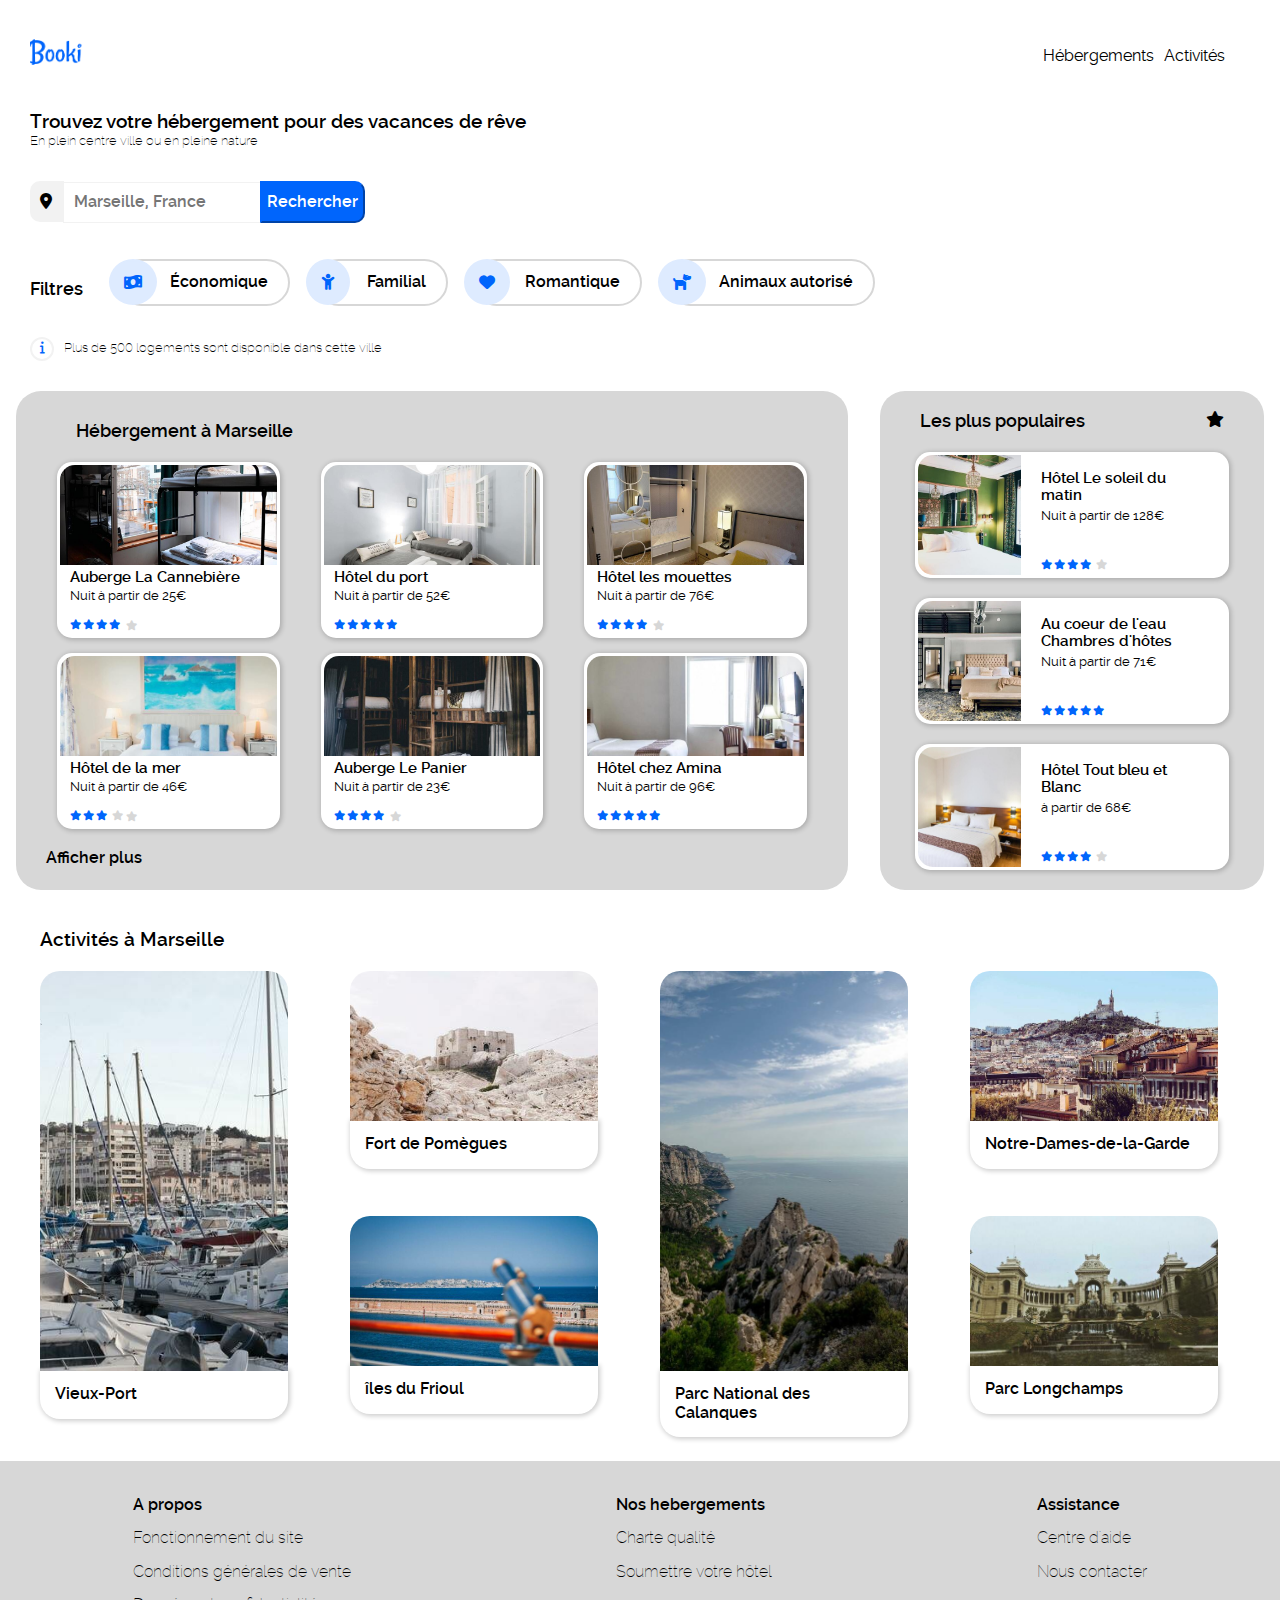
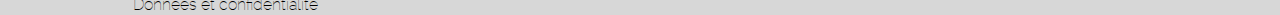
<file: Index.html>
<!DOCTYPE html>
<html lang="fr">
    <head>
        <meta charset="utf-8"/>
        <link rel="preconnect" href="https://fonts.googleapis.com">
        <link rel="preconnect" href="https://fonts.gstatic.com" crossorigin>
        <link rel="stylesheet" href="fontawesome/css/all.min.css">
        <link rel="stylesheet" href="normalize.css">
        <link rel="stylesheet" href="Style.css"/>
        <meta name="viewport" content="width=device-width, initial-scale=1.0">
        <title> Bookie.fr </title>
    </head>
    <body>
        <header>
            <div id="blockpage-1">
                <img src="images/logo/Booki.png" class="img-booki" alt=""/>
                <div class="element-nav">
                    <ul class="nav-1">
                         <li class="li-1"><a class="a1" a href="#section-2">Hébergements</a></li>
                         <li class="li-2"><a class="a1" a href="#section-3">Activités</a></li>
                    </ul>
                </div>
            </div>
        </header>
        <section>
            <div id="section-1">
                <h3 class="title-1">Trouvez votre hébergement pour des vacances de rêve</h3> 
                <div class="text-1">En plein centre ville ou en pleine nature</div>
                    <div id="blockpage-2">
                        <div>
                            <form method="post" action="traitement.php">
                                <p>
                                    <label> <i class="fa-solid fa-location-dot" id="icone-1"></i> </label>
                                    <input type="text" name="icone" id="icone-2" placeholder="Marseille, France" />
                                    <input type="submit" value="Rechercher" id="recherche"/>
                                    <button class="loupe"> <i class="fa-solid fa-magnifying-glass"></i> </button>
                                </p>
                            </form>
                        </div>
                    </div>
                <div class="filtres">
                    <h2 id="title-filtre">Filtres</h2>
                        <ul class="filter-ul">
                            <li class="filter-li"><i class="fa-solid fa-money-bill-wave"></i>Économique</li>
                            <li class="filter-li"><i class="fa-solid fa-child"></i>Familial</li>
                            <li class="filter-li"><i class="fa-solid fa-heart"></i>Romantique</li>
                            <li class="filter-li"><i class="fa-solid fa-dog"></i>Animaux autorisé</li>
                        </ul>
                </div>
                <div class="search-info">
                    <div class="service-info"> 
                        <i class="fa-solid fa-info"></i>
                    </div>
                    <div class="text-2">Plus de 500 logements sont disponible dans cette ville</div>
                </div>
            </div>
        </section>
        <section>
            <div id="section-2">
                <div class="block-hebergement">
                    <h2 class="block-title-1"> Hébergement à Marseille </h2>

                    <div class="block-1">
                        <figure class="mini-block-1">
                            <a class="lien" href="#">
                                <img class="img-1" src="images/hebergements/4_small/auberge-La-cannebiere.jpg" alt="">
                                <div class="insertion-titre">
                                    <h3> Auberge La Cannebière </h3>
                                    <p class="insertion-text">Nuit à partir de 25€</p>
                                    <div class="star-1">
                                        <i class="fa-solid fa-star"></i>
                                        <i class="fa-solid fa-star"></i>
                                        <i class="fa-solid fa-star"></i>
                                        <i class="fa-solid fa-star"></i>
                                        <div class="star-1-2"><i class="fa-solid fa-star"></i></div>
                                    </div>
                                </div>
                            </a>
                        </figure>

                        <figure class="mini-block-1">
                            <a class="lien" href="#">
                                <img src="images/hebergements/4_small/hotel-du-port.jpg" class="img-1" alt="">
                                <div class="insertion-titre">
                                    <h3>Hôtel du port</h3>
                                    <p class="insertion-text">Nuit à partir de 52€</p>
                                    <div class="star-1">
                                        <i class="fa-solid fa-star"></i>
                                        <i class="fa-solid fa-star"></i>
                                        <i class="fa-solid fa-star"></i>
                                        <i class="fa-solid fa-star"></i>
                                        <i class="fa-solid fa-star"></i>
                                    </div>
                                </div>
                            </a>
                        </figure>

                        <figure class="mini-block-1">
                            <a class="lien" href="#">
                                <img src="images/hebergements/4_small/hotel-les-mouettes.jpg" class="img-1" alt="">
                                <div class="insertion-titre">
                                    <h3>  Hôtel les mouettes </h3>
                                    <p class="insertion-text">Nuit à partir de 76€</p> 
                                    <div class="star-1">
                                        <i class="fa-solid fa-star"></i>
                                        <i class="fa-solid fa-star"></i>
                                        <i class="fa-solid fa-star"></i>
                                        <i class="fa-solid fa-star"></i>
                                        <div class="star-1-2"><i class="fa-solid fa-star"></i></div>
                                    </div>
                                </div>
                            </a>
                        </figure>

                        <figure class="mini-block-1" id="mini">
                            <a class="lien" href="#">
                                <img src="images/hebergements/4_small/hotel-de-la-mer.jpg" class="img-1" alt="">
                                <div class="insertion-titre">
                                    <h3> Hôtel de la mer </h3>
                                    <p class="insertion-text">Nuit à partir de 46€</p>
                                    <div class="star-1">
                                        <i class="fa-solid fa-star"></i>
                                        <i class="fa-solid fa-star"></i>
                                        <i class="fa-solid fa-star"></i>
                                        <div class="star-1-2"><i class="fa-solid fa-star"></i></div>
                                        <div class="star-1-3"><i class="fa-solid fa-star"></i></div>
                                    </div>
                                </div>
                            </a>
                        </figure>

                        <figure class="mini-block-1" id="mini-1">
                            <a class="lien" href="#">
                                <img src="images/hebergements/4_small/auberge-le-panier.jpg" class="img-1" alt="">
                                <div class="insertion-titre">
                                    <h3> Auberge Le Panier </h3>
                                    <p class="insertion-text">Nuit à partir de 23€</p>
                                    <div class="star-1">
                                        <i class="fa-solid fa-star"></i>
                                        <i class="fa-solid fa-star"></i>
                                        <i class="fa-solid fa-star"></i>
                                        <i class="fa-solid fa-star"></i>
                                        <div class="star-1-2"><i class="fa-solid fa-star"></i></div>
                                    </div>
                                </div>
                            </a>
                        </figure>

                        <figure class="mini-block-1" id="mini-2" >
                            <a class="lien" href="#">
                                <img src="images/hebergements/4_small/hotel-chez-amina.jpg" class="img-1" alt="">
                                <div class="insertion-titre">
                                    <h3> Hôtel chez Amina </h3>
                                    <p class="insertion-text">Nuit à partir de 96€</p>
                                    <div class="star-1">
                                        <i class="fa-solid fa-star"></i>
                                        <i class="fa-solid fa-star"></i>
                                        <i class="fa-solid fa-star"></i>
                                        <i class="fa-solid fa-star"></i>
                                        <i class="fa-solid fa-star"></i>
                                    </div>
                                </div>
                            </a>
                        </figure>
                    </div>
                    <h3 class="sous-titre">Afficher plus</h3>
                </div>


                <div class="block-populaire">
                    <div class="title-2">
                        <h2 class="block-title-2">Les plus populaires</h2>
                        <div class="black-star"> <i class="fa-solid fa-star"></i> </div>
                    </div>
                    <div class="block-2">
                          
                        <figure class="mini-block-2">
                            <a class="lien-2" href="#">
                                <div class="block-img"> <img src="images/hebergements/4_small/hotel-le-soleil-du-matin.jpg" class="img-2" alt=""> </div>
                                <div class="block-text-2">
                                    <div class="insertion-titre-2">
                                    <h3> Hôtel Le soleil du <br> matin </h3>
                                        <p class="insertion-text-2">Nuit à partir de 128€</p>
                                        <div class="star-2">
                                            <i class="fa-solid fa-star"></i>
                                            <i class="fa-solid fa-star"></i>
                                            <i class="fa-solid fa-star"></i>
                                            <i class="fa-solid fa-star"></i>
                                            <div class="star-2-1"> <i class="fa-solid fa-star"></i> </div>
                                       </div>
                                    </div>
                                </div>
                            </a>
                        </figure>
                    
                        <figure class="mini-block-2">
                            <a class="lien-2" href="#">
                                <div class="block-img"> <img src="images/hebergements/4_small/au-coeur-de-eau-chambres-dhotes.jpg" class="img-2" alt=""> </div>
                                <div class="block-text-2">
                                    <div class="insertion-titre-2">
                                    <h3> Au coeur de l'eau <br> Chambres d'hôtes </h3>
                                        <p class="insertion-text-2"> Nuit à partir de 71€</p>
                                        <div class="star-2">
                                            <i class="fa-solid fa-star"></i>
                                            <i class="fa-solid fa-star"></i>
                                            <i class="fa-solid fa-star"></i>
                                            <i class="fa-solid fa-star"></i>
                                            <i class="fa-solid fa-star"></i>
                                       </div>
                                    </div>
                                </div>
                            </a>
                        </figure>

                        <figure class="mini-block-2">
                            <a class="lien-2" href="#">
                                <div class="block-img"> <img src="images/hebergements/4_small/hotel-tout-bleu-et-blanc.jpg" class="img-2" alt=""> </div>
                                <div class="block-text-2">
                                    <div class="insertion-titre-2">
                                        <h3> Hôtel Tout bleu et <br>
                                        Blanc </h3>
                                        <p class="insertion-text-2"> à partir de 68€ </p>
                                        <div class="star-2">
                                            <i class="fa-solid fa-star"></i>
                                            <i class="fa-solid fa-star"></i>
                                            <i class="fa-solid fa-star"></i>
                                            <i class="fa-solid fa-star"></i>
                                            <div class="star-2-1"> <i class="fa-solid fa-star"></i> </div>
                                        </div>
                                    </div>
                                </div>
                            </a>
                        </figure>
                    </div>
                </div>
            </div>
        </section>
        <section>
            <div id="section-3">
                <h3 class="title-activite-2"> Activités à Marseille </h3>
                <div class="parent">
                    <div class="div1">
                        <a class="lien" href="#">
                            <img src="images/activites/4_small/vieux-port.jpg" class="img-3" alt="">
                            <h3 class="insertion-titre-3">Vieux-Port</h3>
                        </a>
                    </div>

                    <div class="div2"> 
                        <a class="lien" href="#">
                            <img src="images/activites/4_small/fort-de-pomegues.jpg" class="img-3" alt="">
                            <h3 class="insertion-titre-3"> Fort de Pomègues</h3>
                        </a>
                    </div>

                    <div class="div3">
                        <a class="lien" href="#">
                            <img src="images/activites/4_small/iles-du-frioul.jpg" class="img-3" alt="">
                            <h3 class="insertion-titre-3"> îles du Frioul</h3>
                        </a>
                    </div>

                    <div class="div4">
                        <a class="lien" href="#">
                            <img src="images/activites/3_medium/parc-national-des-calanques.jpg" class="img-3" alt="">
                            <h3 class="insertion-titre-3"> Parc National des Calanques </h3>
                        </a>
                    </div>

                    <div class="div5">
                        <a class="lien" href="#">
                            <img src="images/activites/4_small/notre-dames-de-la-garde.jpg" class="img-3" alt="">
                            <h3 class="insertion-titre-3"> Notre-Dames-de-la-Garde </h3>
                        </a>
                    </div>

                    <div class="div6"> 
                        <a class="lien" href="#">
                            <img src="images/activites/4_small/parc-longchamps.jpg" class="img-3" alt="">
                            <h3 class="insertion-titre-3"> Parc Longchamps</h3>
                        </a>
                    </div>
                </div>
            </div>
        </section>
        
        <footer>
            <div id="color-fond">
                <div id="list">
                    <div class="one-list">
                        <h2 class="title-footer">A propos</h2>
                            <p class="footer-text">Fonctionnement du site </p>
                            <p class="footer-text">Conditions générales de vente </p>
                            <p class="footer-text"> Données et confidentialité </p>
                    </div>
                    <div class="two-list">
                        <h2 class="title-footer">Nos hebergements</h2>
                            <p class="footer-text">Charte qualité</p>
                            <p class="footer-text">Soumettre votre hôtel </p>
                    </div>
                    <div class="tree-list">
                        <h2 class="title-footer">Assistance</h2>
                            <p class="footer-text"> Centre d'aide </p>
                            <p class="footer-text"> Nous contacter </p>
                    </div>
                </div>
            </div>
        </footer>
    </body>
</html>
</file>
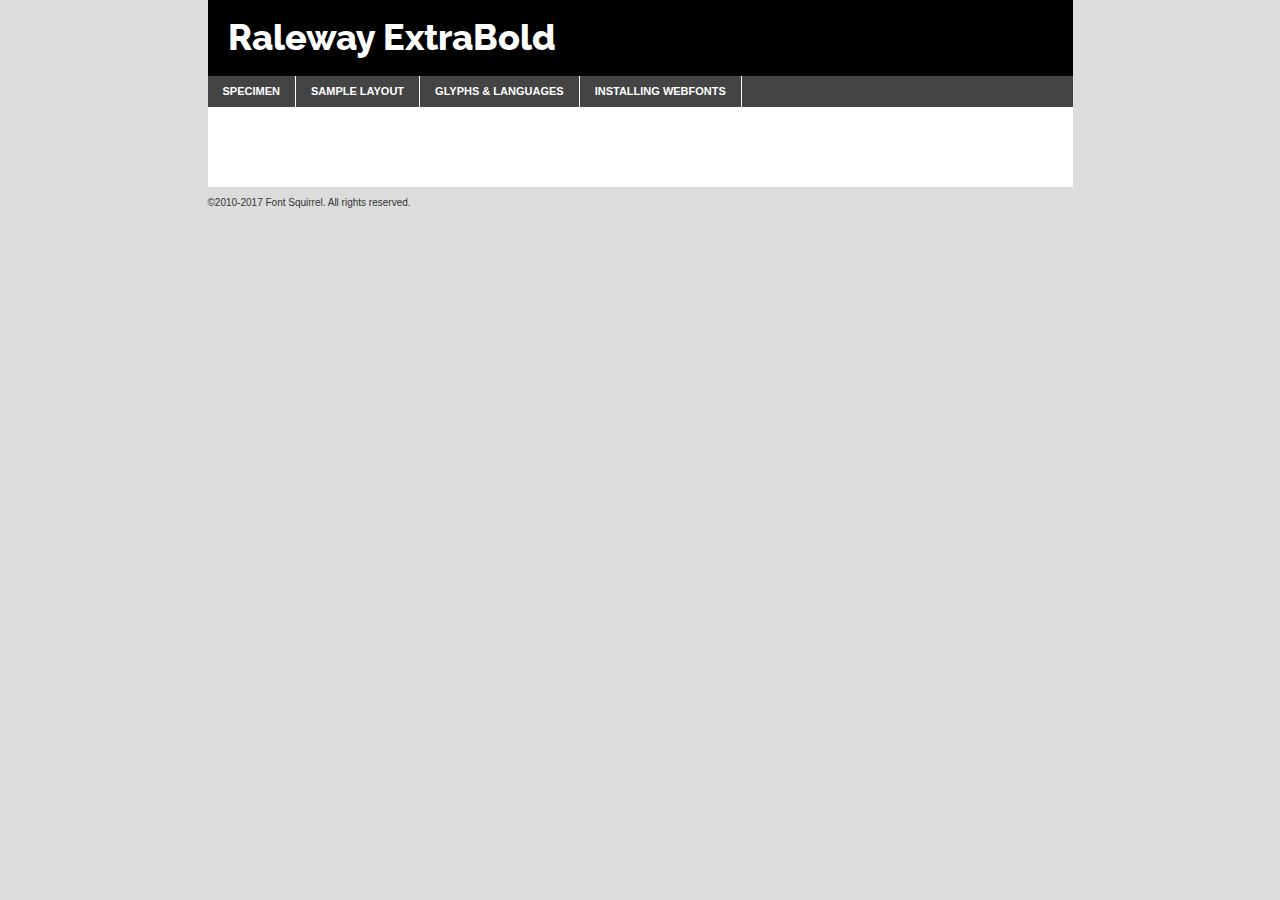
<file: font/extra_bold/raleway-extrabold-demo.html>
<!DOCTYPE html PUBLIC "-//W3C//DTD XHTML 1.0 Transitional//EN"
	"http://www.w3.org/TR/xhtml1/DTD/xhtml1-transitional.dtd">

<html xmlns="http://www.w3.org/1999/xhtml" xml:lang="en" lang="en">
<head>
	<meta http-equiv="Content-Type" content="text/html; charset=utf-8" />
	<script src="http://ajax.googleapis.com/ajax/libs/jquery/1.7.2/jquery.min.js" type="text/javascript" charset="utf-8"></script>
	<script type="text/javascript">
	(function($){$.fn.easyTabs=function(option){var param=jQuery.extend({fadeSpeed:"fast",defaultContent:1,activeClass:'active'},option);$(this).each(function(){var thisId="#"+this.id;if(param.defaultContent==''){param.defaultContent=1;}
	if(typeof param.defaultContent=="number")
	{var defaultTab=$(thisId+" .tabs li:eq("+(param.defaultContent-1)+") a").attr('href').substr(1);}else{var defaultTab=param.defaultContent;}
	$(thisId+" .tabs li a").each(function(){var tabToHide=$(this).attr('href').substr(1);$("#"+tabToHide).addClass('easytabs-tab-content');});hideAll();changeContent(defaultTab);function hideAll(){$(thisId+" .easytabs-tab-content").hide();}
	function changeContent(tabId){hideAll();$(thisId+" .tabs li").removeClass(param.activeClass);$(thisId+" .tabs li a[href=#"+tabId+"]").closest('li').addClass(param.activeClass);if(param.fadeSpeed!="none")
	{$(thisId+" #"+tabId).fadeIn(param.fadeSpeed);}else{$(thisId+" #"+tabId).show();}}
	$(thisId+" .tabs li").click(function(){var tabId=$(this).find('a').attr('href').substr(1);changeContent(tabId);return false;});});}})(jQuery);
	</script>
	<link rel="stylesheet" href="specimen_files/specimen_stylesheet.css" type="text/css" charset="utf-8" />
	<link rel="stylesheet" href="stylesheet.css" type="text/css" charset="utf-8" />

	<style type="text/css">
					body{
				font-family: 'ralewayextrabold';
							}
		</style>

	<title>Raleway ExtraBold Specimen</title>
	
	
	<script type="text/javascript" charset="utf-8">
		$(document).ready(function() {
			$('#container').easyTabs({defaultContent:1});
		});
	</script>
</head>

<body>
<div id="container">
	<div id="header">
		Raleway ExtraBold	</div>
	<ul class="tabs">
		<li><a href="#specimen">Specimen</a></li>
		<li><a href="#layout">Sample Layout</a></li>
				<li><a href="#glyphs">Glyphs &amp; Languages</a></li>
		<li><a href="#installing">Installing Webfonts</a></li>
		
	</ul>
	
	<div id="main_content">

		
			<div id="specimen">
		
				<div class="section">
					<div class="grid12 firstcol">
						<div class="huge">AaBb</div>
					</div>
				</div>
		
				<div class="section">
					<div class="glyph_range">A&#x200B;B&#x200b;C&#x200b;D&#x200b;E&#x200b;F&#x200b;G&#x200b;H&#x200b;I&#x200b;J&#x200b;K&#x200b;L&#x200b;M&#x200b;N&#x200b;O&#x200b;P&#x200b;Q&#x200b;R&#x200b;S&#x200b;T&#x200b;U&#x200b;V&#x200b;W&#x200b;X&#x200b;Y&#x200b;Z&#x200b;a&#x200b;b&#x200b;c&#x200b;d&#x200b;e&#x200b;f&#x200b;g&#x200b;h&#x200b;i&#x200b;j&#x200b;k&#x200b;l&#x200b;m&#x200b;n&#x200b;o&#x200b;p&#x200b;q&#x200b;r&#x200b;s&#x200b;t&#x200b;u&#x200b;v&#x200b;w&#x200b;x&#x200b;y&#x200b;z&#x200b;1&#x200b;2&#x200b;3&#x200b;4&#x200b;5&#x200b;6&#x200b;7&#x200b;8&#x200b;9&#x200b;0&#x200b;&amp;&#x200b;.&#x200b;,&#x200b;?&#x200b;!&#x200b;&#64;&#x200b;(&#x200b;)&#x200b;#&#x200b;$&#x200b;%&#x200b;*&#x200b;+&#x200b;-&#x200b;=&#x200b;:&#x200b;;</div>
				</div>
				<div class="section">
					<div class="grid12 firstcol">
						<table class="sample_table">
							<tr><td>10</td><td class="size10">abcdefghijklmnopqrstuvwxyzABCDEFGHIJKLMNOPQRSTUVWXYZ0123456789abcdefghijklmnopqrstuvwxyzABCDEFGHIJKLMNOPQRSTUVWXYZ0123456789abcdefghijklmnopqrstuvwxyzABCDEFGHIJKLMNOPQRSTUVWXYZ</td></tr>
							<tr><td>11</td><td class="size11">abcdefghijklmnopqrstuvwxyzABCDEFGHIJKLMNOPQRSTUVWXYZ0123456789abcdefghijklmnopqrstuvwxyzABCDEFGHIJKLMNOPQRSTUVWXYZ0123456789abcdefghijklmnopqrstuvwxyzABCDEFGHIJKLMNOPQRSTUVWXYZ</td></tr>
							<tr><td>12</td><td class="size12">abcdefghijklmnopqrstuvwxyzABCDEFGHIJKLMNOPQRSTUVWXYZ0123456789abcdefghijklmnopqrstuvwxyzABCDEFGHIJKLMNOPQRSTUVWXYZ0123456789abcdefghijklmnopqrstuvwxyzABCDEFGHIJKLMNOPQRSTUVWXYZ</td></tr>
							<tr><td>13</td><td class="size13">abcdefghijklmnopqrstuvwxyzABCDEFGHIJKLMNOPQRSTUVWXYZ0123456789abcdefghijklmnopqrstuvwxyzABCDEFGHIJKLMNOPQRSTUVWXYZ0123456789abcdefghijklmnopqrstuvwxyzABCDEFGHIJKLMNOPQRSTUVWXYZ</td></tr>
							<tr><td>14</td><td class="size14">abcdefghijklmnopqrstuvwxyzABCDEFGHIJKLMNOPQRSTUVWXYZ0123456789abcdefghijklmnopqrstuvwxyzABCDEFGHIJKLMNOPQRSTUVWXYZ0123456789abcdefghijklmnopqrstuvwxyzABCDEFGHIJKLMNOPQRSTUVWXYZ</td></tr>
							<tr><td>16</td><td class="size16">abcdefghijklmnopqrstuvwxyzABCDEFGHIJKLMNOPQRSTUVWXYZ0123456789abcdefghijklmnopqrstuvwxyzABCDEFGHIJKLMNOPQRSTUVWXYZ</td></tr>
							<tr><td>18</td><td class="size18">abcdefghijklmnopqrstuvwxyzABCDEFGHIJKLMNOPQRSTUVWXYZ0123456789abcdefghijklmnopqrstuvwxyzABCDEFGHIJKLMNOPQRSTUVWXYZ</td></tr>
							<tr><td>20</td><td class="size20">abcdefghijklmnopqrstuvwxyzABCDEFGHIJKLMNOPQRSTUVWXYZ0123456789abcdefghijklmnopqrstuvwxyzABCDEFGHIJKLMNOPQRSTUVWXYZ</td></tr>
							<tr><td>24</td><td class="size24">abcdefghijklmnopqrstuvwxyzABCDEFGHIJKLMNOPQRSTUVWXYZ0123456789abcdefghijklmnopqrstuvwxyzABCDEFGHIJKLMNOPQRSTUVWXYZ</td></tr>
							<tr><td>30</td><td class="size30">abcdefghijklmnopqrstuvwxyzABCDEFGHIJKLMNOPQRSTUVWXYZ0123456789abcdefghijklmnopqrstuvwxyzABCDEFGHIJKLMNOPQRSTUVWXYZ</td></tr>
							<tr><td>36</td><td class="size36">abcdefghijklmnopqrstuvwxyzABCDEFGHIJKLMNOPQRSTUVWXYZ0123456789abcdefghijklmnopqrstuvwxyzABCDEFGHIJKLMNOPQRSTUVWXYZ</td></tr>
							<tr><td>48</td><td class="size48">abcdefghijklmnopqrstuvwxyzABCDEFGHIJKLMNOPQRSTUVWXYZ0123456789abcdefghijklmnopqrstuvwxyzABCDEFGHIJKLMNOPQRSTUVWXYZ</td></tr>
							<tr><td>60</td><td class="size60">abcdefghijklmnopqrstuvwxyzABCDEFGHIJKLMNOPQRSTUVWXYZ0123456789abcdefghijklmnopqrstuvwxyzABCDEFGHIJKLMNOPQRSTUVWXYZ</td></tr>
							<tr><td>72</td><td class="size72">abcdefghijklmnopqrstuvwxyzABCDEFGHIJKLMNOPQRSTUVWXYZ0123456789abcdefghijklmnopqrstuvwxyzABCDEFGHIJKLMNOPQRSTUVWXYZ</td></tr>
							<tr><td>90</td><td class="size90">abcdefghijklmnopqrstuvwxyzABCDEFGHIJKLMNOPQRSTUVWXYZ0123456789abcdefghijklmnopqrstuvwxyzABCDEFGHIJKLMNOPQRSTUVWXYZ</td></tr>
						</table>
				
					</div>
			
				</div>
		
		
		
								<div class="section" id="bodycomparison">


										<div id="xheight">
				<div class="fontbody">&#x25FC;&#x25FC;&#x25FC;&#x25FC;&#x25FC;&#x25FC;&#x25FC;&#x25FC;&#x25FC;&#x25FC;&#x25FC;&#x25FC;&#x25FC;&#x25FC;&#x25FC;&#x25FC;&#x25FC;&#x25FC;&#x25FC;&#x25FC;&#x25FC;&#x25FC;&#x25FC;&#x25FC;&#x25FC;&#x25FC;&#x25FC;&#x25FC;&#x25FC;&#x25FC;&#x25FC;&#x25FC;&#x25FC;&#x25FC;&#x25FC;&#x25FC;&#x25FC;&#x25FC;&#x25FC;&#x25FC;&#x25FC;&#x25FC;&#x25FC;&#x25FC;&#x25FC;&#x25FC;&#x25FC;&#x25FC;&#x25FC;&#x25FC;&#x25FC;&#x25FC;&#x25FC;&#x25FC;&#x25FC;&#x25FC;&#x25FC;&#x25FC;&#x25FC;&#x25FC;&#x25FC;&#x25FC;&#x25FC;&#x25FC;&#x25FC;&#x25FC;&#x25FC;&#x25FC;&#x25FC;&#x25FC;&#x25FC;&#x25FC;&#x25FC;&#x25FC;&#x25FC;&#x25FC;&#x25FC;&#x25FC;&#x25FC;&#x25FC;&#x25FC;&#x25FC;&#x25FC;&#x25FC;&#x25FC;&#x25FC;&#x25FC;&#x25FC;&#x25FC;&#x25FC;&#x25FC;&#x25FC;&#x25FC;&#x25FC;&#x25FC;&#x25FC;&#x25FC;&#x25FC;&#x25FC;body</div><div class="arialbody">body</div><div class="verdanabody">body</div><div class="georgiabody">body</div></div>
										<div class="fontbody" style="z-index:1">
											body<span>Raleway ExtraBold</span>
										</div>
										<div class="arialbody" style="z-index:1">
											body<span>Arial</span>
										</div>
										<div class="verdanabody" style="z-index:1">
											body<span>Verdana</span>
										</div>
										<div class="georgiabody" style="z-index:1">
											body<span>Georgia</span>
										</div>



								</div>
		
		
				<div class="section psample psample_row1" id="">
					
					<div class="grid2 firstcol">
						<p class="size10"><span>10.</span>Aenean lacinia bibendum nulla sed consectetur. Fusce dapibus, tellus ac cursus commodo, tortor mauris condimentum nibh, ut fermentum massa justo sit amet risus. Nullam id dolor id nibh ultricies vehicula ut id elit. Cum sociis natoque penatibus et magnis dis parturient montes, nascetur ridiculus mus. Nulla vitae elit libero, a pharetra augue.</p>
			
					</div>
					<div class="grid3">
						<p class="size11"><span>11.</span>Aenean lacinia bibendum nulla sed consectetur. Fusce dapibus, tellus ac cursus commodo, tortor mauris condimentum nibh, ut fermentum massa justo sit amet risus. Nullam id dolor id nibh ultricies vehicula ut id elit. Cum sociis natoque penatibus et magnis dis parturient montes, nascetur ridiculus mus. Nulla vitae elit libero, a pharetra augue.</p>
			
					</div>
					<div class="grid3">
						<p class="size12"><span>12.</span>Aenean lacinia bibendum nulla sed consectetur. Fusce dapibus, tellus ac cursus commodo, tortor mauris condimentum nibh, ut fermentum massa justo sit amet risus. Nullam id dolor id nibh ultricies vehicula ut id elit. Cum sociis natoque penatibus et magnis dis parturient montes, nascetur ridiculus mus. Nulla vitae elit libero, a pharetra augue.</p>
			
					</div>
					<div class="grid4">
						<p class="size13"><span>13.</span>Aenean lacinia bibendum nulla sed consectetur. Fusce dapibus, tellus ac cursus commodo, tortor mauris condimentum nibh, ut fermentum massa justo sit amet risus. Nullam id dolor id nibh ultricies vehicula ut id elit. Cum sociis natoque penatibus et magnis dis parturient montes, nascetur ridiculus mus. Nulla vitae elit libero, a pharetra augue.</p>
			
					</div>
					<div class="white_blend"></div>
					
				</div>
				<div class="section psample psample_row2" id="">
					<div class="grid3 firstcol">
						<p class="size14"><span>14.</span>Aenean lacinia bibendum nulla sed consectetur. Fusce dapibus, tellus ac cursus commodo, tortor mauris condimentum nibh, ut fermentum massa justo sit amet risus. Nullam id dolor id nibh ultricies vehicula ut id elit. Cum sociis natoque penatibus et magnis dis parturient montes, nascetur ridiculus mus. Nulla vitae elit libero, a pharetra augue.</p>
			
					</div>
					<div class="grid4">
						<p class="size16"><span>16.</span>Aenean lacinia bibendum nulla sed consectetur. Fusce dapibus, tellus ac cursus commodo, tortor mauris condimentum nibh, ut fermentum massa justo sit amet risus. Nullam id dolor id nibh ultricies vehicula ut id elit. Cum sociis natoque penatibus et magnis dis parturient montes, nascetur ridiculus mus. Nulla vitae elit libero, a pharetra augue.</p>
			
					</div>
					<div class="grid5">
						<p class="size18"><span>18.</span>Aenean lacinia bibendum nulla sed consectetur. Fusce dapibus, tellus ac cursus commodo, tortor mauris condimentum nibh, ut fermentum massa justo sit amet risus. Nullam id dolor id nibh ultricies vehicula ut id elit. Cum sociis natoque penatibus et magnis dis parturient montes, nascetur ridiculus mus. Nulla vitae elit libero, a pharetra augue.</p>
			
					</div>

					<div class="white_blend"></div>

				</div>
				
				<div class="section psample psample_row3" id="">
					<div class="grid5 firstcol">
						<p class="size20"><span>20.</span>Aenean lacinia bibendum nulla sed consectetur. Fusce dapibus, tellus ac cursus commodo, tortor mauris condimentum nibh, ut fermentum massa justo sit amet risus. Nullam id dolor id nibh ultricies vehicula ut id elit. Cum sociis natoque penatibus et magnis dis parturient montes, nascetur ridiculus mus. Nulla vitae elit libero, a pharetra augue.</p>
					</div>
					<div class="grid7">
						<p class="size24"><span>24.</span>Aenean lacinia bibendum nulla sed consectetur. Fusce dapibus, tellus ac cursus commodo, tortor mauris condimentum nibh, ut fermentum massa justo sit amet risus. Nullam id dolor id nibh ultricies vehicula ut id elit. Cum sociis natoque penatibus et magnis dis parturient montes, nascetur ridiculus mus. Nulla vitae elit libero, a pharetra augue.</p>
					</div>
					
					<div class="white_blend"></div>
					
				</div>
				
				<div class="section psample psample_row4" id="">
					<div class="grid12 firstcol">
						<p class="size30"><span>30.</span>Aenean lacinia bibendum nulla sed consectetur. Fusce dapibus, tellus ac cursus commodo, tortor mauris condimentum nibh, ut fermentum massa justo sit amet risus. Nullam id dolor id nibh ultricies vehicula ut id elit. Cum sociis natoque penatibus et magnis dis parturient montes, nascetur ridiculus mus. Nulla vitae elit libero, a pharetra augue.</p>
					</div>
					<div class="white_blend"></div>
					
				</div>
				
				
				
				<div class="section psample psample_row1 fullreverse">
					<div class="grid2 firstcol">
						<p class="size10"><span>10.</span>Aenean lacinia bibendum nulla sed consectetur. Fusce dapibus, tellus ac cursus commodo, tortor mauris condimentum nibh, ut fermentum massa justo sit amet risus. Nullam id dolor id nibh ultricies vehicula ut id elit. Cum sociis natoque penatibus et magnis dis parturient montes, nascetur ridiculus mus. Nulla vitae elit libero, a pharetra augue.</p>
			
					</div>
					<div class="grid3">
						<p class="size11"><span>11.</span>Aenean lacinia bibendum nulla sed consectetur. Fusce dapibus, tellus ac cursus commodo, tortor mauris condimentum nibh, ut fermentum massa justo sit amet risus. Nullam id dolor id nibh ultricies vehicula ut id elit. Cum sociis natoque penatibus et magnis dis parturient montes, nascetur ridiculus mus. Nulla vitae elit libero, a pharetra augue.</p>
			
					</div>
					<div class="grid3">
						<p class="size12"><span>12.</span>Aenean lacinia bibendum nulla sed consectetur. Fusce dapibus, tellus ac cursus commodo, tortor mauris condimentum nibh, ut fermentum massa justo sit amet risus. Nullam id dolor id nibh ultricies vehicula ut id elit. Cum sociis natoque penatibus et magnis dis parturient montes, nascetur ridiculus mus. Nulla vitae elit libero, a pharetra augue.</p>
			
					</div>
					<div class="grid4">
						<p class="size13"><span>13.</span>Aenean lacinia bibendum nulla sed consectetur. Fusce dapibus, tellus ac cursus commodo, tortor mauris condimentum nibh, ut fermentum massa justo sit amet risus. Nullam id dolor id nibh ultricies vehicula ut id elit. Cum sociis natoque penatibus et magnis dis parturient montes, nascetur ridiculus mus. Nulla vitae elit libero, a pharetra augue.</p>
			
					</div>
					<div class="black_blend"></div>
					
				</div>
				
				<div class="section psample psample_row2 fullreverse">
					<div class="grid3 firstcol">
						<p class="size14"><span>14.</span>Aenean lacinia bibendum nulla sed consectetur. Fusce dapibus, tellus ac cursus commodo, tortor mauris condimentum nibh, ut fermentum massa justo sit amet risus. Nullam id dolor id nibh ultricies vehicula ut id elit. Cum sociis natoque penatibus et magnis dis parturient montes, nascetur ridiculus mus. Nulla vitae elit libero, a pharetra augue.</p>
			
					</div>
					<div class="grid4">
						<p class="size16"><span>16.</span>Aenean lacinia bibendum nulla sed consectetur. Fusce dapibus, tellus ac cursus commodo, tortor mauris condimentum nibh, ut fermentum massa justo sit amet risus. Nullam id dolor id nibh ultricies vehicula ut id elit. Cum sociis natoque penatibus et magnis dis parturient montes, nascetur ridiculus mus. Nulla vitae elit libero, a pharetra augue.</p>
			
					</div>
					<div class="grid5">
						<p class="size18"><span>18.</span>Aenean lacinia bibendum nulla sed consectetur. Fusce dapibus, tellus ac cursus commodo, tortor mauris condimentum nibh, ut fermentum massa justo sit amet risus. Nullam id dolor id nibh ultricies vehicula ut id elit. Cum sociis natoque penatibus et magnis dis parturient montes, nascetur ridiculus mus. Nulla vitae elit libero, a pharetra augue.</p>
			
					</div>
					<div class="black_blend"></div>

				</div>
				
				<div class="section psample fullreverse psample_row3" id="">
					<div class="grid5 firstcol">
						<p class="size20"><span>20.</span>Aenean lacinia bibendum nulla sed consectetur. Fusce dapibus, tellus ac cursus commodo, tortor mauris condimentum nibh, ut fermentum massa justo sit amet risus. Nullam id dolor id nibh ultricies vehicula ut id elit. Cum sociis natoque penatibus et magnis dis parturient montes, nascetur ridiculus mus. Nulla vitae elit libero, a pharetra augue.</p>
					</div>
					<div class="grid7">
						<p class="size24"><span>24.</span>Aenean lacinia bibendum nulla sed consectetur. Fusce dapibus, tellus ac cursus commodo, tortor mauris condimentum nibh, ut fermentum massa justo sit amet risus. Nullam id dolor id nibh ultricies vehicula ut id elit. Cum sociis natoque penatibus et magnis dis parturient montes, nascetur ridiculus mus. Nulla vitae elit libero, a pharetra augue.</p>
					</div>
					
					<div class="black_blend"></div>
					
				</div>
				
				<div class="section psample fullreverse psample_row4" id="" style="border-bottom: 20px #000 solid;">
					<div class="grid12 firstcol">
						<p class="size30"><span>30.</span>Aenean lacinia bibendum nulla sed consectetur. Fusce dapibus, tellus ac cursus commodo, tortor mauris condimentum nibh, ut fermentum massa justo sit amet risus. Nullam id dolor id nibh ultricies vehicula ut id elit. Cum sociis natoque penatibus et magnis dis parturient montes, nascetur ridiculus mus. Nulla vitae elit libero, a pharetra augue.</p>
					</div>
					<div class="black_blend"></div>
					
				</div>
				
				
				
				
			</div>
			
			<div id="layout">
				
				<div class="section">
					
					<div class="grid12 firstcol">
						<h1>Lorem Ipsum Dolor</h1>
						<h2>Etiam porta sem malesuada magna mollis euismod</h2>
						
						<p class="byline">By <a href="#link">Aenean Lacinia</a></p>
					</div>
				</div>
				<div class="section">
					<div class="grid8 firstcol">
						<p class="large">Donec sed odio dui. Morbi leo risus, porta ac consectetur ac, vestibulum at eros. Fusce dapibus, tellus ac cursus commodo, tortor mauris condimentum nibh, ut fermentum massa justo sit amet risus. </p>

						
						<h3>Pellentesque ornare sem</h3>

						<p>Maecenas sed diam eget risus varius blandit sit amet non magna. Maecenas faucibus mollis interdum. Donec ullamcorper nulla non metus auctor fringilla. Nullam id dolor id nibh ultricies vehicula ut id elit. Nullam id dolor id nibh ultricies vehicula ut id elit. </p>

						<p>Aenean eu leo quam. Pellentesque ornare sem lacinia quam venenatis vestibulum. Lorem ipsum dolor sit amet, consectetur adipiscing elit. Cum sociis natoque penatibus et magnis dis parturient montes, nascetur ridiculus mus. </p>

						<p>Nulla vitae elit libero, a pharetra augue. Praesent commodo cursus magna, vel scelerisque nisl consectetur et. Aenean lacinia bibendum nulla sed consectetur. </p>

						<p>Nullam quis risus eget urna mollis ornare vel eu leo. Nullam quis risus eget urna mollis ornare vel eu leo. Maecenas sed diam eget risus varius blandit sit amet non magna. Donec ullamcorper nulla non metus auctor fringilla. </p>

						<h3>Cras mattis consectetur</h3>

						<p>Aenean eu leo quam. Pellentesque ornare sem lacinia quam venenatis vestibulum. Aenean lacinia bibendum nulla sed consectetur. Integer posuere erat a ante venenatis dapibus posuere velit aliquet. Cras mattis consectetur purus sit amet fermentum. </p>

						<p>Nullam id dolor id nibh ultricies vehicula ut id elit. Nullam quis risus eget urna mollis ornare vel eu leo. Cras mattis consectetur purus sit amet fermentum.</p>
					</div>
					
					<div class="grid4 sidebar">
						
						<div class="box reverse">
							<p class="last">Nullam quis risus eget urna mollis ornare vel eu leo. Donec ullamcorper nulla non metus auctor fringilla. Cras mattis consectetur purus sit amet fermentum. Sed posuere consectetur est at lobortis. Lorem ipsum dolor sit amet, consectetur adipiscing elit. </p>
						</div>
						
						<p class="caption">Maecenas sed diam eget risus varius.</p>

						<p>Vestibulum id ligula porta felis euismod semper. Integer posuere erat a ante venenatis dapibus posuere velit aliquet. Vestibulum id ligula porta felis euismod semper. Sed posuere consectetur est at lobortis. Maecenas sed diam eget risus varius blandit sit amet non magna. Fusce dapibus, tellus ac cursus commodo, tortor mauris condimentum nibh, ut fermentum massa justo sit amet risus. </p>

					

						<p>Duis mollis, est non commodo luctus, nisi erat porttitor ligula, eget lacinia odio sem nec elit. Aenean lacinia bibendum nulla sed consectetur. Vivamus sagittis lacus vel augue laoreet rutrum faucibus dolor auctor. Aenean lacinia bibendum nulla sed consectetur. Nullam quis risus eget urna mollis ornare vel eu leo. </p>

						<p>Praesent commodo cursus magna, vel scelerisque nisl consectetur et. Donec ullamcorper nulla non metus auctor fringilla. Maecenas faucibus mollis interdum. Fusce dapibus, tellus ac cursus commodo, tortor mauris condimentum nibh, ut fermentum massa justo sit amet risus. </p>

					</div>
				</div>
				
			</div>


			



		<div id="glyphs">
			<div class="section">
				<div class="grid12 firstcol">
			
				<h1>Language Support</h1>
				<p>The subset of Raleway ExtraBold in this kit supports the following languages:<br />
			
					Albanian, Basque, Breton, Chamorro, Danish, Dutch, English, Faroese, Finnish, French, Frisian, Galician, German, Icelandic, Italian, Malagasy, Norwegian, Portuguese, Spanish, Alsatian, Aragonese, Arapaho, Arrernte, Asturian, Aymara, Bislama, Cebuano, Corsican, Fijian, French_creole, Genoese, Gilbertese, Greenlandic, Haitian_creole, Hiligaynon, Hmong, Hopi, Ibanag, Iloko_ilokano, Indonesian, Interglossa_glosa, Interlingua, Irish_gaelic, Jerriais, Lojban, Lombard, Luxembourgeois, Manx, Mohawk, Norfolk_pitcairnese, Occitan, Oromo, Pangasinan, Papiamento, Piedmontese, Potawatomi, Rhaeto-romance, Romansh, Rotokas, Sami_lule, Samoan, Sardinian, Scots_gaelic, Seychelles_creole, Shona, Sicilian, Somali, Southern_ndebele, Swahili, Swati_swazi, Tagalog_filipino_pilipino, Tetum, Tok_pisin, Uyghur_latinized, Volapuk, Walloon, Warlpiri, Xhosa, Yapese, Zulu, Latinbasic, Ubasic, Demo				</p>
				<h1>Glyph Chart</h1>
				<p>The subset of Raleway ExtraBold in this kit includes all the glyphs listed below. Unicode entities are included above each glyph to help you insert individual characters into your layout.</p>
				<div id="glyph_chart">
			
																				 <div><p>&amp;#13;</p>&#13;</div>
																				 <div><p>&amp;#32;</p>&#32;</div>
																				 <div><p>&amp;#33;</p>&#33;</div>
																				 <div><p>&amp;#34;</p>&#34;</div>
																				 <div><p>&amp;#35;</p>&#35;</div>
																				 <div><p>&amp;#36;</p>&#36;</div>
																				 <div><p>&amp;#37;</p>&#37;</div>
																				 <div><p>&amp;#38;</p>&#38;</div>
																				 <div><p>&amp;#39;</p>&#39;</div>
																				 <div><p>&amp;#40;</p>&#40;</div>
																				 <div><p>&amp;#41;</p>&#41;</div>
																				 <div><p>&amp;#42;</p>&#42;</div>
																				 <div><p>&amp;#43;</p>&#43;</div>
																				 <div><p>&amp;#44;</p>&#44;</div>
																				 <div><p>&amp;#45;</p>&#45;</div>
																				 <div><p>&amp;#46;</p>&#46;</div>
																				 <div><p>&amp;#47;</p>&#47;</div>
																				 <div><p>&amp;#48;</p>&#48;</div>
																				 <div><p>&amp;#49;</p>&#49;</div>
																				 <div><p>&amp;#50;</p>&#50;</div>
																				 <div><p>&amp;#51;</p>&#51;</div>
																				 <div><p>&amp;#52;</p>&#52;</div>
																				 <div><p>&amp;#53;</p>&#53;</div>
																				 <div><p>&amp;#54;</p>&#54;</div>
																				 <div><p>&amp;#55;</p>&#55;</div>
																				 <div><p>&amp;#56;</p>&#56;</div>
																				 <div><p>&amp;#57;</p>&#57;</div>
																				 <div><p>&amp;#58;</p>&#58;</div>
																				 <div><p>&amp;#59;</p>&#59;</div>
																				 <div><p>&amp;#60;</p>&#60;</div>
																				 <div><p>&amp;#61;</p>&#61;</div>
																				 <div><p>&amp;#62;</p>&#62;</div>
																				 <div><p>&amp;#63;</p>&#63;</div>
																				 <div><p>&amp;#64;</p>&#64;</div>
																				 <div><p>&amp;#65;</p>&#65;</div>
																				 <div><p>&amp;#66;</p>&#66;</div>
																				 <div><p>&amp;#67;</p>&#67;</div>
																				 <div><p>&amp;#68;</p>&#68;</div>
																				 <div><p>&amp;#69;</p>&#69;</div>
																				 <div><p>&amp;#70;</p>&#70;</div>
																				 <div><p>&amp;#71;</p>&#71;</div>
																				 <div><p>&amp;#72;</p>&#72;</div>
																				 <div><p>&amp;#73;</p>&#73;</div>
																				 <div><p>&amp;#74;</p>&#74;</div>
																				 <div><p>&amp;#75;</p>&#75;</div>
																				 <div><p>&amp;#76;</p>&#76;</div>
																				 <div><p>&amp;#77;</p>&#77;</div>
																				 <div><p>&amp;#78;</p>&#78;</div>
																				 <div><p>&amp;#79;</p>&#79;</div>
																				 <div><p>&amp;#80;</p>&#80;</div>
																				 <div><p>&amp;#81;</p>&#81;</div>
																				 <div><p>&amp;#82;</p>&#82;</div>
																				 <div><p>&amp;#83;</p>&#83;</div>
																				 <div><p>&amp;#84;</p>&#84;</div>
																				 <div><p>&amp;#85;</p>&#85;</div>
																				 <div><p>&amp;#86;</p>&#86;</div>
																				 <div><p>&amp;#87;</p>&#87;</div>
																				 <div><p>&amp;#88;</p>&#88;</div>
																				 <div><p>&amp;#89;</p>&#89;</div>
																				 <div><p>&amp;#90;</p>&#90;</div>
																				 <div><p>&amp;#91;</p>&#91;</div>
																				 <div><p>&amp;#92;</p>&#92;</div>
																				 <div><p>&amp;#93;</p>&#93;</div>
																				 <div><p>&amp;#94;</p>&#94;</div>
																				 <div><p>&amp;#95;</p>&#95;</div>
																				 <div><p>&amp;#96;</p>&#96;</div>
																				 <div><p>&amp;#97;</p>&#97;</div>
																				 <div><p>&amp;#98;</p>&#98;</div>
																				 <div><p>&amp;#99;</p>&#99;</div>
																				 <div><p>&amp;#100;</p>&#100;</div>
																				 <div><p>&amp;#101;</p>&#101;</div>
																				 <div><p>&amp;#102;</p>&#102;</div>
																				 <div><p>&amp;#103;</p>&#103;</div>
																				 <div><p>&amp;#104;</p>&#104;</div>
																				 <div><p>&amp;#105;</p>&#105;</div>
																				 <div><p>&amp;#106;</p>&#106;</div>
																				 <div><p>&amp;#107;</p>&#107;</div>
																				 <div><p>&amp;#108;</p>&#108;</div>
																				 <div><p>&amp;#109;</p>&#109;</div>
																				 <div><p>&amp;#110;</p>&#110;</div>
																				 <div><p>&amp;#111;</p>&#111;</div>
																				 <div><p>&amp;#112;</p>&#112;</div>
																				 <div><p>&amp;#113;</p>&#113;</div>
																				 <div><p>&amp;#114;</p>&#114;</div>
																				 <div><p>&amp;#115;</p>&#115;</div>
																				 <div><p>&amp;#116;</p>&#116;</div>
																				 <div><p>&amp;#117;</p>&#117;</div>
																				 <div><p>&amp;#118;</p>&#118;</div>
																				 <div><p>&amp;#119;</p>&#119;</div>
																				 <div><p>&amp;#120;</p>&#120;</div>
																				 <div><p>&amp;#121;</p>&#121;</div>
																				 <div><p>&amp;#122;</p>&#122;</div>
																				 <div><p>&amp;#123;</p>&#123;</div>
																				 <div><p>&amp;#124;</p>&#124;</div>
																				 <div><p>&amp;#125;</p>&#125;</div>
																				 <div><p>&amp;#126;</p>&#126;</div>
																				 <div><p>&amp;#160;</p>&#160;</div>
																				 <div><p>&amp;#161;</p>&#161;</div>
																				 <div><p>&amp;#162;</p>&#162;</div>
																				 <div><p>&amp;#163;</p>&#163;</div>
																				 <div><p>&amp;#165;</p>&#165;</div>
																				 <div><p>&amp;#166;</p>&#166;</div>
																				 <div><p>&amp;#167;</p>&#167;</div>
																				 <div><p>&amp;#168;</p>&#168;</div>
																				 <div><p>&amp;#169;</p>&#169;</div>
																				 <div><p>&amp;#170;</p>&#170;</div>
																				 <div><p>&amp;#171;</p>&#171;</div>
																				 <div><p>&amp;#172;</p>&#172;</div>
																				 <div><p>&amp;#173;</p>&#173;</div>
																				 <div><p>&amp;#174;</p>&#174;</div>
																				 <div><p>&amp;#175;</p>&#175;</div>
																				 <div><p>&amp;#176;</p>&#176;</div>
																				 <div><p>&amp;#177;</p>&#177;</div>
																				 <div><p>&amp;#178;</p>&#178;</div>
																				 <div><p>&amp;#179;</p>&#179;</div>
																				 <div><p>&amp;#180;</p>&#180;</div>
																				 <div><p>&amp;#181;</p>&#181;</div>
																				 <div><p>&amp;#182;</p>&#182;</div>
																				 <div><p>&amp;#183;</p>&#183;</div>
																				 <div><p>&amp;#184;</p>&#184;</div>
																				 <div><p>&amp;#185;</p>&#185;</div>
																				 <div><p>&amp;#186;</p>&#186;</div>
																				 <div><p>&amp;#187;</p>&#187;</div>
																				 <div><p>&amp;#188;</p>&#188;</div>
																				 <div><p>&amp;#189;</p>&#189;</div>
																				 <div><p>&amp;#190;</p>&#190;</div>
																				 <div><p>&amp;#191;</p>&#191;</div>
																				 <div><p>&amp;#192;</p>&#192;</div>
																				 <div><p>&amp;#193;</p>&#193;</div>
																				 <div><p>&amp;#194;</p>&#194;</div>
																				 <div><p>&amp;#195;</p>&#195;</div>
																				 <div><p>&amp;#196;</p>&#196;</div>
																				 <div><p>&amp;#197;</p>&#197;</div>
																				 <div><p>&amp;#198;</p>&#198;</div>
																				 <div><p>&amp;#199;</p>&#199;</div>
																				 <div><p>&amp;#200;</p>&#200;</div>
																				 <div><p>&amp;#201;</p>&#201;</div>
																				 <div><p>&amp;#202;</p>&#202;</div>
																				 <div><p>&amp;#203;</p>&#203;</div>
																				 <div><p>&amp;#204;</p>&#204;</div>
																				 <div><p>&amp;#205;</p>&#205;</div>
																				 <div><p>&amp;#206;</p>&#206;</div>
																				 <div><p>&amp;#207;</p>&#207;</div>
																				 <div><p>&amp;#208;</p>&#208;</div>
																				 <div><p>&amp;#209;</p>&#209;</div>
																				 <div><p>&amp;#210;</p>&#210;</div>
																				 <div><p>&amp;#211;</p>&#211;</div>
																				 <div><p>&amp;#212;</p>&#212;</div>
																				 <div><p>&amp;#213;</p>&#213;</div>
																				 <div><p>&amp;#214;</p>&#214;</div>
																				 <div><p>&amp;#215;</p>&#215;</div>
																				 <div><p>&amp;#216;</p>&#216;</div>
																				 <div><p>&amp;#217;</p>&#217;</div>
																				 <div><p>&amp;#218;</p>&#218;</div>
																				 <div><p>&amp;#219;</p>&#219;</div>
																				 <div><p>&amp;#220;</p>&#220;</div>
																				 <div><p>&amp;#221;</p>&#221;</div>
																				 <div><p>&amp;#222;</p>&#222;</div>
																				 <div><p>&amp;#223;</p>&#223;</div>
																				 <div><p>&amp;#224;</p>&#224;</div>
																				 <div><p>&amp;#225;</p>&#225;</div>
																				 <div><p>&amp;#226;</p>&#226;</div>
																				 <div><p>&amp;#227;</p>&#227;</div>
																				 <div><p>&amp;#228;</p>&#228;</div>
																				 <div><p>&amp;#229;</p>&#229;</div>
																				 <div><p>&amp;#230;</p>&#230;</div>
																				 <div><p>&amp;#231;</p>&#231;</div>
																				 <div><p>&amp;#232;</p>&#232;</div>
																				 <div><p>&amp;#233;</p>&#233;</div>
																				 <div><p>&amp;#234;</p>&#234;</div>
																				 <div><p>&amp;#235;</p>&#235;</div>
																				 <div><p>&amp;#236;</p>&#236;</div>
																				 <div><p>&amp;#237;</p>&#237;</div>
																				 <div><p>&amp;#238;</p>&#238;</div>
																				 <div><p>&amp;#239;</p>&#239;</div>
																				 <div><p>&amp;#240;</p>&#240;</div>
																				 <div><p>&amp;#241;</p>&#241;</div>
																				 <div><p>&amp;#242;</p>&#242;</div>
																				 <div><p>&amp;#243;</p>&#243;</div>
																				 <div><p>&amp;#244;</p>&#244;</div>
																				 <div><p>&amp;#245;</p>&#245;</div>
																				 <div><p>&amp;#246;</p>&#246;</div>
																				 <div><p>&amp;#247;</p>&#247;</div>
																				 <div><p>&amp;#248;</p>&#248;</div>
																				 <div><p>&amp;#249;</p>&#249;</div>
																				 <div><p>&amp;#250;</p>&#250;</div>
																				 <div><p>&amp;#251;</p>&#251;</div>
																				 <div><p>&amp;#252;</p>&#252;</div>
																				 <div><p>&amp;#253;</p>&#253;</div>
																				 <div><p>&amp;#254;</p>&#254;</div>
																				 <div><p>&amp;#255;</p>&#255;</div>
																				 <div><p>&amp;#338;</p>&#338;</div>
																				 <div><p>&amp;#339;</p>&#339;</div>
																				 <div><p>&amp;#376;</p>&#376;</div>
																				 <div><p>&amp;#710;</p>&#710;</div>
																				 <div><p>&amp;#732;</p>&#732;</div>
																				 <div><p>&amp;#8192;</p>&#8192;</div>
																				 <div><p>&amp;#8193;</p>&#8193;</div>
																				 <div><p>&amp;#8194;</p>&#8194;</div>
																				 <div><p>&amp;#8195;</p>&#8195;</div>
																				 <div><p>&amp;#8196;</p>&#8196;</div>
																				 <div><p>&amp;#8197;</p>&#8197;</div>
																				 <div><p>&amp;#8198;</p>&#8198;</div>
																				 <div><p>&amp;#8199;</p>&#8199;</div>
																				 <div><p>&amp;#8200;</p>&#8200;</div>
																				 <div><p>&amp;#8201;</p>&#8201;</div>
																				 <div><p>&amp;#8202;</p>&#8202;</div>
																				 <div><p>&amp;#8208;</p>&#8208;</div>
																				 <div><p>&amp;#8209;</p>&#8209;</div>
																				 <div><p>&amp;#8210;</p>&#8210;</div>
																				 <div><p>&amp;#8211;</p>&#8211;</div>
																				 <div><p>&amp;#8212;</p>&#8212;</div>
																				 <div><p>&amp;#8216;</p>&#8216;</div>
																				 <div><p>&amp;#8217;</p>&#8217;</div>
																				 <div><p>&amp;#8218;</p>&#8218;</div>
																				 <div><p>&amp;#8220;</p>&#8220;</div>
																				 <div><p>&amp;#8221;</p>&#8221;</div>
																				 <div><p>&amp;#8222;</p>&#8222;</div>
																				 <div><p>&amp;#8226;</p>&#8226;</div>
																				 <div><p>&amp;#8230;</p>&#8230;</div>
																				 <div><p>&amp;#8239;</p>&#8239;</div>
																				 <div><p>&amp;#8249;</p>&#8249;</div>
																				 <div><p>&amp;#8250;</p>&#8250;</div>
																				 <div><p>&amp;#8287;</p>&#8287;</div>
																				 <div><p>&amp;#8364;</p>&#8364;</div>
																				 <div><p>&amp;#8482;</p>&#8482;</div>
																				 <div><p>&amp;#9724;</p>&#9724;</div>
																				 <div><p>&amp;#64257;</p>&#64257;</div>
																				 <div><p>&amp;#64258;</p>&#64258;</div>
																				 <div><p>&amp;#64259;</p>&#64259;</div>
																				 <div><p>&amp;#64260;</p>&#64260;</div>
																																						</div>	
				</div>
		
		
			</div>
		</div>
		
		
		<div id="specs">
			
		</div>
	
		<div id="installing">
			<div class="section">
				<div class="grid7 firstcol">
					<h1>Installing Webfonts</h1>
					
					<p>Webfonts are supported by all major browser platforms but not all in the same way. There are currently four different font formats that must be included in order to target all browsers. This includes TTF, WOFF, EOT and SVG.</p>
					
					<h2>1. Upload your webfonts</h2>
					<p>You must upload your webfont kit to your website. They should be in or near the same directory as your CSS files.</p>
					
					<h2>2. Include the webfont stylesheet</h2>
					<p>A special CSS @font-face declaration helps the various browsers select the appropriate font it needs without causing you a bunch of headaches. Learn more about this syntax by reading the <a href="https://www.fontspring.com/blog/further-hardening-of-the-bulletproof-syntax">Fontspring blog post</a> about it. The code for it is as follows:</p>


<code>
@font-face{ 
	font-family: 'MyWebFont';
	src: url('WebFont.eot');
	src: url('WebFont.eot?#iefix') format('embedded-opentype'),
	     url('WebFont.woff') format('woff'),
	     url('WebFont.ttf') format('truetype'),
	     url('WebFont.svg#webfont') format('svg');
}
</code>

	<p>We've already gone ahead and generated the code for you. All you have to do is link to the stylesheet in your HTML, like this:</p>
	<code>&lt;link rel=&quot;stylesheet&quot; href=&quot;stylesheet.css&quot; type=&quot;text/css&quot; charset=&quot;utf-8&quot; /&gt;</code>

					<h2>3. Modify your own stylesheet</h2>
					<p>To take advantage of your new fonts, you must tell your stylesheet to use them. Look at the original @font-face declaration above and find the property called "font-family." The name linked there will be what you use to reference the font. Prepend that webfont name to the font stack in the "font-family" property, inside the selector you want to change. For example:</p>
<code>p { font-family: 'WebFont', Arial, sans-serif; }</code>

<h2>4. Test</h2>
<p>Getting webfonts to work cross-browser <em>can</em> be tricky. Use the information in the sidebar to help you if you find that fonts aren't loading in a particular browser.</p>
				</div>
				
				<div class="grid5 sidebar">
					<div class="box">
						<h2>Troubleshooting<br />Font-Face Problems</h2>
						<p>Having trouble getting your webfonts to load in your new website? Here are some tips to sort out what might be the problem.</p>

						<h3>Fonts not showing in any browser</h3>

						<p>This sounds like you need to work on the plumbing. You either did not upload the fonts to the correct directory, or you did not link the fonts properly in the CSS. If you've confirmed that all this is correct and you still have a problem, take a look at your .htaccess file and see if requests are getting intercepted.</p>

						<h3>Fonts not loading in iPhone or iPad</h3>

						<p>The most common problem here is that you are serving the fonts from an IIS server. IIS refuses to serve files that have unknown MIME types. If that is the case, you must set the MIME type for SVG to "image/svg+xml" in the server settings. Follow these instructions from Microsoft if you need help.</p>

						<h3>Fonts not loading in Firefox</h3>

						<p>The primary reason for this failure? You are still using a version Firefox older than 3.5. So upgrade already! If that isn't it, then you are very likely serving fonts from a different domain. Firefox requires that all font assets be served from the same domain. Lastly it is possible that you need to add WOFF to your list of MIME types (if you are serving via IIS.)</p>

						<h3>Fonts not loading in IE</h3>

						<p>Are you looking at Internet Explorer on an actual Windows machine or are you cheating by using a service like Adobe BrowserLab? Many of these screenshot services do not render @font-face for IE. Best to test it on a real machine.</p>

						<h3>Fonts not loading in IE9</h3>

						<p>IE9, like Firefox, requires that fonts be served from the same domain as the website. Make sure that is the case.</p>
					</div>
				</div>
			</div>
			
		</div>
	
	</div>
	<div id="footer">
		<p>&copy;2010-2017 Font Squirrel. All rights reserved.</p>
	</div>
</div>
</body>
</html>
</file>
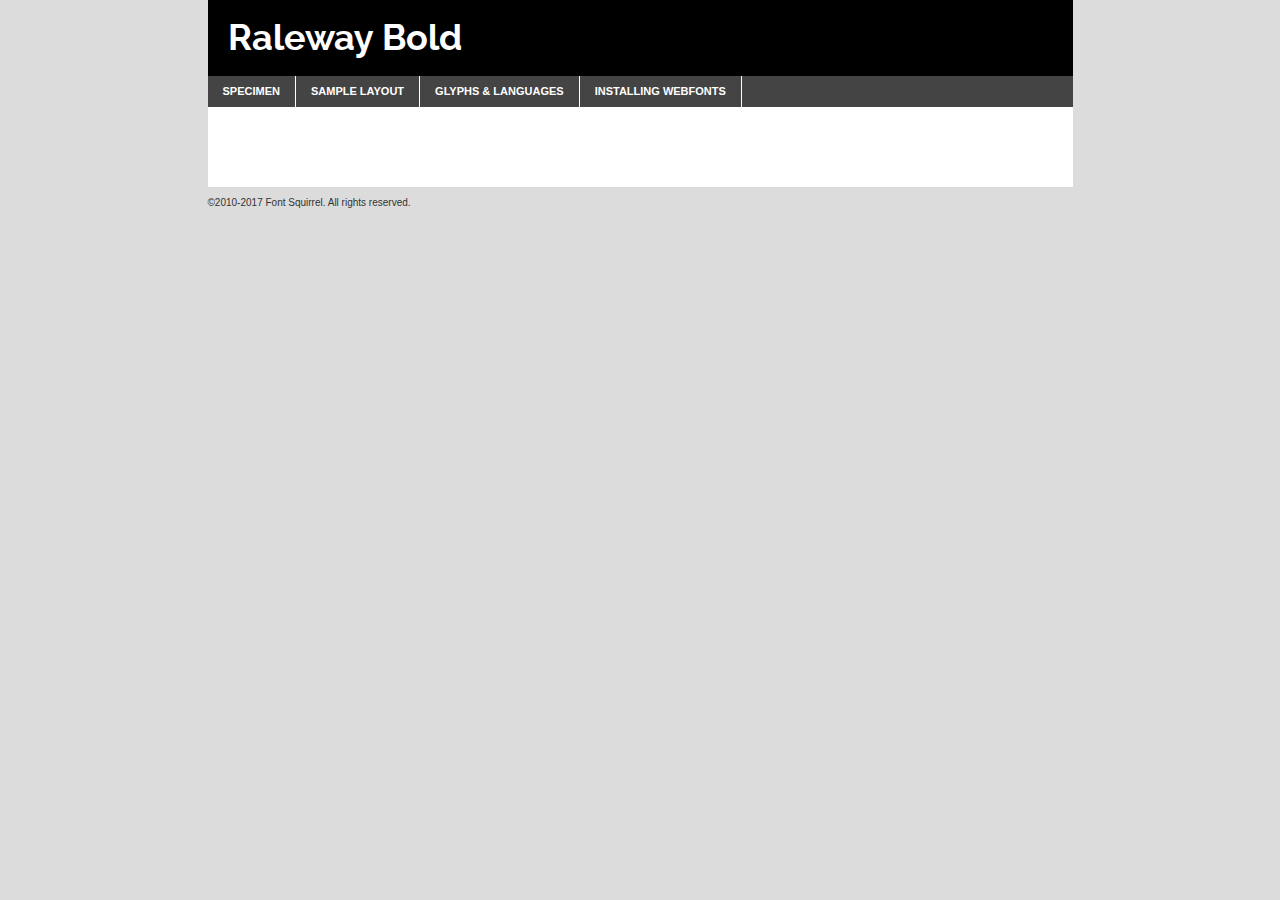
<file: font/font_bold/raleway-bold-demo.html>
<!DOCTYPE html PUBLIC "-//W3C//DTD XHTML 1.0 Transitional//EN"
	"http://www.w3.org/TR/xhtml1/DTD/xhtml1-transitional.dtd">

<html xmlns="http://www.w3.org/1999/xhtml" xml:lang="en" lang="en">
<head>
	<meta http-equiv="Content-Type" content="text/html; charset=utf-8" />
	<script src="http://ajax.googleapis.com/ajax/libs/jquery/1.7.2/jquery.min.js" type="text/javascript" charset="utf-8"></script>
	<script type="text/javascript">
	(function($){$.fn.easyTabs=function(option){var param=jQuery.extend({fadeSpeed:"fast",defaultContent:1,activeClass:'active'},option);$(this).each(function(){var thisId="#"+this.id;if(param.defaultContent==''){param.defaultContent=1;}
	if(typeof param.defaultContent=="number")
	{var defaultTab=$(thisId+" .tabs li:eq("+(param.defaultContent-1)+") a").attr('href').substr(1);}else{var defaultTab=param.defaultContent;}
	$(thisId+" .tabs li a").each(function(){var tabToHide=$(this).attr('href').substr(1);$("#"+tabToHide).addClass('easytabs-tab-content');});hideAll();changeContent(defaultTab);function hideAll(){$(thisId+" .easytabs-tab-content").hide();}
	function changeContent(tabId){hideAll();$(thisId+" .tabs li").removeClass(param.activeClass);$(thisId+" .tabs li a[href=#"+tabId+"]").closest('li').addClass(param.activeClass);if(param.fadeSpeed!="none")
	{$(thisId+" #"+tabId).fadeIn(param.fadeSpeed);}else{$(thisId+" #"+tabId).show();}}
	$(thisId+" .tabs li").click(function(){var tabId=$(this).find('a').attr('href').substr(1);changeContent(tabId);return false;});});}})(jQuery);
	</script>
	<link rel="stylesheet" href="specimen_files/specimen_stylesheet.css" type="text/css" charset="utf-8" />
	<link rel="stylesheet" href="stylesheet.css" type="text/css" charset="utf-8" />

	<style type="text/css">
					body{
				font-family: 'ralewaybold';
							}
		</style>

	<title>Raleway Bold Specimen</title>
	
	
	<script type="text/javascript" charset="utf-8">
		$(document).ready(function() {
			$('#container').easyTabs({defaultContent:1});
		});
	</script>
</head>

<body>
<div id="container">
	<div id="header">
		Raleway Bold	</div>
	<ul class="tabs">
		<li><a href="#specimen">Specimen</a></li>
		<li><a href="#layout">Sample Layout</a></li>
				<li><a href="#glyphs">Glyphs &amp; Languages</a></li>
		<li><a href="#installing">Installing Webfonts</a></li>
		
	</ul>
	
	<div id="main_content">

		
			<div id="specimen">
		
				<div class="section">
					<div class="grid12 firstcol">
						<div class="huge">AaBb</div>
					</div>
				</div>
		
				<div class="section">
					<div class="glyph_range">A&#x200B;B&#x200b;C&#x200b;D&#x200b;E&#x200b;F&#x200b;G&#x200b;H&#x200b;I&#x200b;J&#x200b;K&#x200b;L&#x200b;M&#x200b;N&#x200b;O&#x200b;P&#x200b;Q&#x200b;R&#x200b;S&#x200b;T&#x200b;U&#x200b;V&#x200b;W&#x200b;X&#x200b;Y&#x200b;Z&#x200b;a&#x200b;b&#x200b;c&#x200b;d&#x200b;e&#x200b;f&#x200b;g&#x200b;h&#x200b;i&#x200b;j&#x200b;k&#x200b;l&#x200b;m&#x200b;n&#x200b;o&#x200b;p&#x200b;q&#x200b;r&#x200b;s&#x200b;t&#x200b;u&#x200b;v&#x200b;w&#x200b;x&#x200b;y&#x200b;z&#x200b;1&#x200b;2&#x200b;3&#x200b;4&#x200b;5&#x200b;6&#x200b;7&#x200b;8&#x200b;9&#x200b;0&#x200b;&amp;&#x200b;.&#x200b;,&#x200b;?&#x200b;!&#x200b;&#64;&#x200b;(&#x200b;)&#x200b;#&#x200b;$&#x200b;%&#x200b;*&#x200b;+&#x200b;-&#x200b;=&#x200b;:&#x200b;;</div>
				</div>
				<div class="section">
					<div class="grid12 firstcol">
						<table class="sample_table">
							<tr><td>10</td><td class="size10">abcdefghijklmnopqrstuvwxyzABCDEFGHIJKLMNOPQRSTUVWXYZ0123456789abcdefghijklmnopqrstuvwxyzABCDEFGHIJKLMNOPQRSTUVWXYZ0123456789abcdefghijklmnopqrstuvwxyzABCDEFGHIJKLMNOPQRSTUVWXYZ</td></tr>
							<tr><td>11</td><td class="size11">abcdefghijklmnopqrstuvwxyzABCDEFGHIJKLMNOPQRSTUVWXYZ0123456789abcdefghijklmnopqrstuvwxyzABCDEFGHIJKLMNOPQRSTUVWXYZ0123456789abcdefghijklmnopqrstuvwxyzABCDEFGHIJKLMNOPQRSTUVWXYZ</td></tr>
							<tr><td>12</td><td class="size12">abcdefghijklmnopqrstuvwxyzABCDEFGHIJKLMNOPQRSTUVWXYZ0123456789abcdefghijklmnopqrstuvwxyzABCDEFGHIJKLMNOPQRSTUVWXYZ0123456789abcdefghijklmnopqrstuvwxyzABCDEFGHIJKLMNOPQRSTUVWXYZ</td></tr>
							<tr><td>13</td><td class="size13">abcdefghijklmnopqrstuvwxyzABCDEFGHIJKLMNOPQRSTUVWXYZ0123456789abcdefghijklmnopqrstuvwxyzABCDEFGHIJKLMNOPQRSTUVWXYZ0123456789abcdefghijklmnopqrstuvwxyzABCDEFGHIJKLMNOPQRSTUVWXYZ</td></tr>
							<tr><td>14</td><td class="size14">abcdefghijklmnopqrstuvwxyzABCDEFGHIJKLMNOPQRSTUVWXYZ0123456789abcdefghijklmnopqrstuvwxyzABCDEFGHIJKLMNOPQRSTUVWXYZ0123456789abcdefghijklmnopqrstuvwxyzABCDEFGHIJKLMNOPQRSTUVWXYZ</td></tr>
							<tr><td>16</td><td class="size16">abcdefghijklmnopqrstuvwxyzABCDEFGHIJKLMNOPQRSTUVWXYZ0123456789abcdefghijklmnopqrstuvwxyzABCDEFGHIJKLMNOPQRSTUVWXYZ</td></tr>
							<tr><td>18</td><td class="size18">abcdefghijklmnopqrstuvwxyzABCDEFGHIJKLMNOPQRSTUVWXYZ0123456789abcdefghijklmnopqrstuvwxyzABCDEFGHIJKLMNOPQRSTUVWXYZ</td></tr>
							<tr><td>20</td><td class="size20">abcdefghijklmnopqrstuvwxyzABCDEFGHIJKLMNOPQRSTUVWXYZ0123456789abcdefghijklmnopqrstuvwxyzABCDEFGHIJKLMNOPQRSTUVWXYZ</td></tr>
							<tr><td>24</td><td class="size24">abcdefghijklmnopqrstuvwxyzABCDEFGHIJKLMNOPQRSTUVWXYZ0123456789abcdefghijklmnopqrstuvwxyzABCDEFGHIJKLMNOPQRSTUVWXYZ</td></tr>
							<tr><td>30</td><td class="size30">abcdefghijklmnopqrstuvwxyzABCDEFGHIJKLMNOPQRSTUVWXYZ0123456789abcdefghijklmnopqrstuvwxyzABCDEFGHIJKLMNOPQRSTUVWXYZ</td></tr>
							<tr><td>36</td><td class="size36">abcdefghijklmnopqrstuvwxyzABCDEFGHIJKLMNOPQRSTUVWXYZ0123456789abcdefghijklmnopqrstuvwxyzABCDEFGHIJKLMNOPQRSTUVWXYZ</td></tr>
							<tr><td>48</td><td class="size48">abcdefghijklmnopqrstuvwxyzABCDEFGHIJKLMNOPQRSTUVWXYZ0123456789abcdefghijklmnopqrstuvwxyzABCDEFGHIJKLMNOPQRSTUVWXYZ</td></tr>
							<tr><td>60</td><td class="size60">abcdefghijklmnopqrstuvwxyzABCDEFGHIJKLMNOPQRSTUVWXYZ0123456789abcdefghijklmnopqrstuvwxyzABCDEFGHIJKLMNOPQRSTUVWXYZ</td></tr>
							<tr><td>72</td><td class="size72">abcdefghijklmnopqrstuvwxyzABCDEFGHIJKLMNOPQRSTUVWXYZ0123456789abcdefghijklmnopqrstuvwxyzABCDEFGHIJKLMNOPQRSTUVWXYZ</td></tr>
							<tr><td>90</td><td class="size90">abcdefghijklmnopqrstuvwxyzABCDEFGHIJKLMNOPQRSTUVWXYZ0123456789abcdefghijklmnopqrstuvwxyzABCDEFGHIJKLMNOPQRSTUVWXYZ</td></tr>
						</table>
				
					</div>
			
				</div>
		
		
		
								<div class="section" id="bodycomparison">


										<div id="xheight">
				<div class="fontbody">&#x25FC;&#x25FC;&#x25FC;&#x25FC;&#x25FC;&#x25FC;&#x25FC;&#x25FC;&#x25FC;&#x25FC;&#x25FC;&#x25FC;&#x25FC;&#x25FC;&#x25FC;&#x25FC;&#x25FC;&#x25FC;&#x25FC;&#x25FC;&#x25FC;&#x25FC;&#x25FC;&#x25FC;&#x25FC;&#x25FC;&#x25FC;&#x25FC;&#x25FC;&#x25FC;&#x25FC;&#x25FC;&#x25FC;&#x25FC;&#x25FC;&#x25FC;&#x25FC;&#x25FC;&#x25FC;&#x25FC;&#x25FC;&#x25FC;&#x25FC;&#x25FC;&#x25FC;&#x25FC;&#x25FC;&#x25FC;&#x25FC;&#x25FC;&#x25FC;&#x25FC;&#x25FC;&#x25FC;&#x25FC;&#x25FC;&#x25FC;&#x25FC;&#x25FC;&#x25FC;&#x25FC;&#x25FC;&#x25FC;&#x25FC;&#x25FC;&#x25FC;&#x25FC;&#x25FC;&#x25FC;&#x25FC;&#x25FC;&#x25FC;&#x25FC;&#x25FC;&#x25FC;&#x25FC;&#x25FC;&#x25FC;&#x25FC;&#x25FC;&#x25FC;&#x25FC;&#x25FC;&#x25FC;&#x25FC;&#x25FC;&#x25FC;&#x25FC;&#x25FC;&#x25FC;&#x25FC;&#x25FC;&#x25FC;&#x25FC;&#x25FC;&#x25FC;&#x25FC;&#x25FC;&#x25FC;body</div><div class="arialbody">body</div><div class="verdanabody">body</div><div class="georgiabody">body</div></div>
										<div class="fontbody" style="z-index:1">
											body<span>Raleway Bold</span>
										</div>
										<div class="arialbody" style="z-index:1">
											body<span>Arial</span>
										</div>
										<div class="verdanabody" style="z-index:1">
											body<span>Verdana</span>
										</div>
										<div class="georgiabody" style="z-index:1">
											body<span>Georgia</span>
										</div>



								</div>
		
		
				<div class="section psample psample_row1" id="">
					
					<div class="grid2 firstcol">
						<p class="size10"><span>10.</span>Aenean lacinia bibendum nulla sed consectetur. Fusce dapibus, tellus ac cursus commodo, tortor mauris condimentum nibh, ut fermentum massa justo sit amet risus. Nullam id dolor id nibh ultricies vehicula ut id elit. Cum sociis natoque penatibus et magnis dis parturient montes, nascetur ridiculus mus. Nulla vitae elit libero, a pharetra augue.</p>
			
					</div>
					<div class="grid3">
						<p class="size11"><span>11.</span>Aenean lacinia bibendum nulla sed consectetur. Fusce dapibus, tellus ac cursus commodo, tortor mauris condimentum nibh, ut fermentum massa justo sit amet risus. Nullam id dolor id nibh ultricies vehicula ut id elit. Cum sociis natoque penatibus et magnis dis parturient montes, nascetur ridiculus mus. Nulla vitae elit libero, a pharetra augue.</p>
			
					</div>
					<div class="grid3">
						<p class="size12"><span>12.</span>Aenean lacinia bibendum nulla sed consectetur. Fusce dapibus, tellus ac cursus commodo, tortor mauris condimentum nibh, ut fermentum massa justo sit amet risus. Nullam id dolor id nibh ultricies vehicula ut id elit. Cum sociis natoque penatibus et magnis dis parturient montes, nascetur ridiculus mus. Nulla vitae elit libero, a pharetra augue.</p>
			
					</div>
					<div class="grid4">
						<p class="size13"><span>13.</span>Aenean lacinia bibendum nulla sed consectetur. Fusce dapibus, tellus ac cursus commodo, tortor mauris condimentum nibh, ut fermentum massa justo sit amet risus. Nullam id dolor id nibh ultricies vehicula ut id elit. Cum sociis natoque penatibus et magnis dis parturient montes, nascetur ridiculus mus. Nulla vitae elit libero, a pharetra augue.</p>
			
					</div>
					<div class="white_blend"></div>
					
				</div>
				<div class="section psample psample_row2" id="">
					<div class="grid3 firstcol">
						<p class="size14"><span>14.</span>Aenean lacinia bibendum nulla sed consectetur. Fusce dapibus, tellus ac cursus commodo, tortor mauris condimentum nibh, ut fermentum massa justo sit amet risus. Nullam id dolor id nibh ultricies vehicula ut id elit. Cum sociis natoque penatibus et magnis dis parturient montes, nascetur ridiculus mus. Nulla vitae elit libero, a pharetra augue.</p>
			
					</div>
					<div class="grid4">
						<p class="size16"><span>16.</span>Aenean lacinia bibendum nulla sed consectetur. Fusce dapibus, tellus ac cursus commodo, tortor mauris condimentum nibh, ut fermentum massa justo sit amet risus. Nullam id dolor id nibh ultricies vehicula ut id elit. Cum sociis natoque penatibus et magnis dis parturient montes, nascetur ridiculus mus. Nulla vitae elit libero, a pharetra augue.</p>
			
					</div>
					<div class="grid5">
						<p class="size18"><span>18.</span>Aenean lacinia bibendum nulla sed consectetur. Fusce dapibus, tellus ac cursus commodo, tortor mauris condimentum nibh, ut fermentum massa justo sit amet risus. Nullam id dolor id nibh ultricies vehicula ut id elit. Cum sociis natoque penatibus et magnis dis parturient montes, nascetur ridiculus mus. Nulla vitae elit libero, a pharetra augue.</p>
			
					</div>

					<div class="white_blend"></div>

				</div>
				
				<div class="section psample psample_row3" id="">
					<div class="grid5 firstcol">
						<p class="size20"><span>20.</span>Aenean lacinia bibendum nulla sed consectetur. Fusce dapibus, tellus ac cursus commodo, tortor mauris condimentum nibh, ut fermentum massa justo sit amet risus. Nullam id dolor id nibh ultricies vehicula ut id elit. Cum sociis natoque penatibus et magnis dis parturient montes, nascetur ridiculus mus. Nulla vitae elit libero, a pharetra augue.</p>
					</div>
					<div class="grid7">
						<p class="size24"><span>24.</span>Aenean lacinia bibendum nulla sed consectetur. Fusce dapibus, tellus ac cursus commodo, tortor mauris condimentum nibh, ut fermentum massa justo sit amet risus. Nullam id dolor id nibh ultricies vehicula ut id elit. Cum sociis natoque penatibus et magnis dis parturient montes, nascetur ridiculus mus. Nulla vitae elit libero, a pharetra augue.</p>
					</div>
					
					<div class="white_blend"></div>
					
				</div>
				
				<div class="section psample psample_row4" id="">
					<div class="grid12 firstcol">
						<p class="size30"><span>30.</span>Aenean lacinia bibendum nulla sed consectetur. Fusce dapibus, tellus ac cursus commodo, tortor mauris condimentum nibh, ut fermentum massa justo sit amet risus. Nullam id dolor id nibh ultricies vehicula ut id elit. Cum sociis natoque penatibus et magnis dis parturient montes, nascetur ridiculus mus. Nulla vitae elit libero, a pharetra augue.</p>
					</div>
					<div class="white_blend"></div>
					
				</div>
				
				
				
				<div class="section psample psample_row1 fullreverse">
					<div class="grid2 firstcol">
						<p class="size10"><span>10.</span>Aenean lacinia bibendum nulla sed consectetur. Fusce dapibus, tellus ac cursus commodo, tortor mauris condimentum nibh, ut fermentum massa justo sit amet risus. Nullam id dolor id nibh ultricies vehicula ut id elit. Cum sociis natoque penatibus et magnis dis parturient montes, nascetur ridiculus mus. Nulla vitae elit libero, a pharetra augue.</p>
			
					</div>
					<div class="grid3">
						<p class="size11"><span>11.</span>Aenean lacinia bibendum nulla sed consectetur. Fusce dapibus, tellus ac cursus commodo, tortor mauris condimentum nibh, ut fermentum massa justo sit amet risus. Nullam id dolor id nibh ultricies vehicula ut id elit. Cum sociis natoque penatibus et magnis dis parturient montes, nascetur ridiculus mus. Nulla vitae elit libero, a pharetra augue.</p>
			
					</div>
					<div class="grid3">
						<p class="size12"><span>12.</span>Aenean lacinia bibendum nulla sed consectetur. Fusce dapibus, tellus ac cursus commodo, tortor mauris condimentum nibh, ut fermentum massa justo sit amet risus. Nullam id dolor id nibh ultricies vehicula ut id elit. Cum sociis natoque penatibus et magnis dis parturient montes, nascetur ridiculus mus. Nulla vitae elit libero, a pharetra augue.</p>
			
					</div>
					<div class="grid4">
						<p class="size13"><span>13.</span>Aenean lacinia bibendum nulla sed consectetur. Fusce dapibus, tellus ac cursus commodo, tortor mauris condimentum nibh, ut fermentum massa justo sit amet risus. Nullam id dolor id nibh ultricies vehicula ut id elit. Cum sociis natoque penatibus et magnis dis parturient montes, nascetur ridiculus mus. Nulla vitae elit libero, a pharetra augue.</p>
			
					</div>
					<div class="black_blend"></div>
					
				</div>
				
				<div class="section psample psample_row2 fullreverse">
					<div class="grid3 firstcol">
						<p class="size14"><span>14.</span>Aenean lacinia bibendum nulla sed consectetur. Fusce dapibus, tellus ac cursus commodo, tortor mauris condimentum nibh, ut fermentum massa justo sit amet risus. Nullam id dolor id nibh ultricies vehicula ut id elit. Cum sociis natoque penatibus et magnis dis parturient montes, nascetur ridiculus mus. Nulla vitae elit libero, a pharetra augue.</p>
			
					</div>
					<div class="grid4">
						<p class="size16"><span>16.</span>Aenean lacinia bibendum nulla sed consectetur. Fusce dapibus, tellus ac cursus commodo, tortor mauris condimentum nibh, ut fermentum massa justo sit amet risus. Nullam id dolor id nibh ultricies vehicula ut id elit. Cum sociis natoque penatibus et magnis dis parturient montes, nascetur ridiculus mus. Nulla vitae elit libero, a pharetra augue.</p>
			
					</div>
					<div class="grid5">
						<p class="size18"><span>18.</span>Aenean lacinia bibendum nulla sed consectetur. Fusce dapibus, tellus ac cursus commodo, tortor mauris condimentum nibh, ut fermentum massa justo sit amet risus. Nullam id dolor id nibh ultricies vehicula ut id elit. Cum sociis natoque penatibus et magnis dis parturient montes, nascetur ridiculus mus. Nulla vitae elit libero, a pharetra augue.</p>
			
					</div>
					<div class="black_blend"></div>

				</div>
				
				<div class="section psample fullreverse psample_row3" id="">
					<div class="grid5 firstcol">
						<p class="size20"><span>20.</span>Aenean lacinia bibendum nulla sed consectetur. Fusce dapibus, tellus ac cursus commodo, tortor mauris condimentum nibh, ut fermentum massa justo sit amet risus. Nullam id dolor id nibh ultricies vehicula ut id elit. Cum sociis natoque penatibus et magnis dis parturient montes, nascetur ridiculus mus. Nulla vitae elit libero, a pharetra augue.</p>
					</div>
					<div class="grid7">
						<p class="size24"><span>24.</span>Aenean lacinia bibendum nulla sed consectetur. Fusce dapibus, tellus ac cursus commodo, tortor mauris condimentum nibh, ut fermentum massa justo sit amet risus. Nullam id dolor id nibh ultricies vehicula ut id elit. Cum sociis natoque penatibus et magnis dis parturient montes, nascetur ridiculus mus. Nulla vitae elit libero, a pharetra augue.</p>
					</div>
					
					<div class="black_blend"></div>
					
				</div>
				
				<div class="section psample fullreverse psample_row4" id="" style="border-bottom: 20px #000 solid;">
					<div class="grid12 firstcol">
						<p class="size30"><span>30.</span>Aenean lacinia bibendum nulla sed consectetur. Fusce dapibus, tellus ac cursus commodo, tortor mauris condimentum nibh, ut fermentum massa justo sit amet risus. Nullam id dolor id nibh ultricies vehicula ut id elit. Cum sociis natoque penatibus et magnis dis parturient montes, nascetur ridiculus mus. Nulla vitae elit libero, a pharetra augue.</p>
					</div>
					<div class="black_blend"></div>
					
				</div>
				
				
				
				
			</div>
			
			<div id="layout">
				
				<div class="section">
					
					<div class="grid12 firstcol">
						<h1>Lorem Ipsum Dolor</h1>
						<h2>Etiam porta sem malesuada magna mollis euismod</h2>
						
						<p class="byline">By <a href="#link">Aenean Lacinia</a></p>
					</div>
				</div>
				<div class="section">
					<div class="grid8 firstcol">
						<p class="large">Donec sed odio dui. Morbi leo risus, porta ac consectetur ac, vestibulum at eros. Fusce dapibus, tellus ac cursus commodo, tortor mauris condimentum nibh, ut fermentum massa justo sit amet risus. </p>

						
						<h3>Pellentesque ornare sem</h3>

						<p>Maecenas sed diam eget risus varius blandit sit amet non magna. Maecenas faucibus mollis interdum. Donec ullamcorper nulla non metus auctor fringilla. Nullam id dolor id nibh ultricies vehicula ut id elit. Nullam id dolor id nibh ultricies vehicula ut id elit. </p>

						<p>Aenean eu leo quam. Pellentesque ornare sem lacinia quam venenatis vestibulum. Lorem ipsum dolor sit amet, consectetur adipiscing elit. Cum sociis natoque penatibus et magnis dis parturient montes, nascetur ridiculus mus. </p>

						<p>Nulla vitae elit libero, a pharetra augue. Praesent commodo cursus magna, vel scelerisque nisl consectetur et. Aenean lacinia bibendum nulla sed consectetur. </p>

						<p>Nullam quis risus eget urna mollis ornare vel eu leo. Nullam quis risus eget urna mollis ornare vel eu leo. Maecenas sed diam eget risus varius blandit sit amet non magna. Donec ullamcorper nulla non metus auctor fringilla. </p>

						<h3>Cras mattis consectetur</h3>

						<p>Aenean eu leo quam. Pellentesque ornare sem lacinia quam venenatis vestibulum. Aenean lacinia bibendum nulla sed consectetur. Integer posuere erat a ante venenatis dapibus posuere velit aliquet. Cras mattis consectetur purus sit amet fermentum. </p>

						<p>Nullam id dolor id nibh ultricies vehicula ut id elit. Nullam quis risus eget urna mollis ornare vel eu leo. Cras mattis consectetur purus sit amet fermentum.</p>
					</div>
					
					<div class="grid4 sidebar">
						
						<div class="box reverse">
							<p class="last">Nullam quis risus eget urna mollis ornare vel eu leo. Donec ullamcorper nulla non metus auctor fringilla. Cras mattis consectetur purus sit amet fermentum. Sed posuere consectetur est at lobortis. Lorem ipsum dolor sit amet, consectetur adipiscing elit. </p>
						</div>
						
						<p class="caption">Maecenas sed diam eget risus varius.</p>

						<p>Vestibulum id ligula porta felis euismod semper. Integer posuere erat a ante venenatis dapibus posuere velit aliquet. Vestibulum id ligula porta felis euismod semper. Sed posuere consectetur est at lobortis. Maecenas sed diam eget risus varius blandit sit amet non magna. Fusce dapibus, tellus ac cursus commodo, tortor mauris condimentum nibh, ut fermentum massa justo sit amet risus. </p>

					

						<p>Duis mollis, est non commodo luctus, nisi erat porttitor ligula, eget lacinia odio sem nec elit. Aenean lacinia bibendum nulla sed consectetur. Vivamus sagittis lacus vel augue laoreet rutrum faucibus dolor auctor. Aenean lacinia bibendum nulla sed consectetur. Nullam quis risus eget urna mollis ornare vel eu leo. </p>

						<p>Praesent commodo cursus magna, vel scelerisque nisl consectetur et. Donec ullamcorper nulla non metus auctor fringilla. Maecenas faucibus mollis interdum. Fusce dapibus, tellus ac cursus commodo, tortor mauris condimentum nibh, ut fermentum massa justo sit amet risus. </p>

					</div>
				</div>
				
			</div>


			



		<div id="glyphs">
			<div class="section">
				<div class="grid12 firstcol">
			
				<h1>Language Support</h1>
				<p>The subset of Raleway Bold in this kit supports the following languages:<br />
			
					Albanian, Basque, Breton, Chamorro, Danish, Dutch, English, Faroese, Finnish, French, Frisian, Galician, German, Icelandic, Italian, Malagasy, Norwegian, Portuguese, Spanish, Alsatian, Aragonese, Arapaho, Arrernte, Asturian, Aymara, Bislama, Cebuano, Corsican, Fijian, French_creole, Genoese, Gilbertese, Greenlandic, Haitian_creole, Hiligaynon, Hmong, Hopi, Ibanag, Iloko_ilokano, Indonesian, Interglossa_glosa, Interlingua, Irish_gaelic, Jerriais, Lojban, Lombard, Luxembourgeois, Manx, Mohawk, Norfolk_pitcairnese, Occitan, Oromo, Pangasinan, Papiamento, Piedmontese, Potawatomi, Rhaeto-romance, Romansh, Rotokas, Sami_lule, Samoan, Sardinian, Scots_gaelic, Seychelles_creole, Shona, Sicilian, Somali, Southern_ndebele, Swahili, Swati_swazi, Tagalog_filipino_pilipino, Tetum, Tok_pisin, Uyghur_latinized, Volapuk, Walloon, Warlpiri, Xhosa, Yapese, Zulu, Latinbasic, Ubasic, Demo				</p>
				<h1>Glyph Chart</h1>
				<p>The subset of Raleway Bold in this kit includes all the glyphs listed below. Unicode entities are included above each glyph to help you insert individual characters into your layout.</p>
				<div id="glyph_chart">
			
																				 <div><p>&amp;#13;</p>&#13;</div>
																				 <div><p>&amp;#32;</p>&#32;</div>
																				 <div><p>&amp;#33;</p>&#33;</div>
																				 <div><p>&amp;#34;</p>&#34;</div>
																				 <div><p>&amp;#35;</p>&#35;</div>
																				 <div><p>&amp;#36;</p>&#36;</div>
																				 <div><p>&amp;#37;</p>&#37;</div>
																				 <div><p>&amp;#38;</p>&#38;</div>
																				 <div><p>&amp;#39;</p>&#39;</div>
																				 <div><p>&amp;#40;</p>&#40;</div>
																				 <div><p>&amp;#41;</p>&#41;</div>
																				 <div><p>&amp;#42;</p>&#42;</div>
																				 <div><p>&amp;#43;</p>&#43;</div>
																				 <div><p>&amp;#44;</p>&#44;</div>
																				 <div><p>&amp;#45;</p>&#45;</div>
																				 <div><p>&amp;#46;</p>&#46;</div>
																				 <div><p>&amp;#47;</p>&#47;</div>
																				 <div><p>&amp;#48;</p>&#48;</div>
																				 <div><p>&amp;#49;</p>&#49;</div>
																				 <div><p>&amp;#50;</p>&#50;</div>
																				 <div><p>&amp;#51;</p>&#51;</div>
																				 <div><p>&amp;#52;</p>&#52;</div>
																				 <div><p>&amp;#53;</p>&#53;</div>
																				 <div><p>&amp;#54;</p>&#54;</div>
																				 <div><p>&amp;#55;</p>&#55;</div>
																				 <div><p>&amp;#56;</p>&#56;</div>
																				 <div><p>&amp;#57;</p>&#57;</div>
																				 <div><p>&amp;#58;</p>&#58;</div>
																				 <div><p>&amp;#59;</p>&#59;</div>
																				 <div><p>&amp;#60;</p>&#60;</div>
																				 <div><p>&amp;#61;</p>&#61;</div>
																				 <div><p>&amp;#62;</p>&#62;</div>
																				 <div><p>&amp;#63;</p>&#63;</div>
																				 <div><p>&amp;#64;</p>&#64;</div>
																				 <div><p>&amp;#65;</p>&#65;</div>
																				 <div><p>&amp;#66;</p>&#66;</div>
																				 <div><p>&amp;#67;</p>&#67;</div>
																				 <div><p>&amp;#68;</p>&#68;</div>
																				 <div><p>&amp;#69;</p>&#69;</div>
																				 <div><p>&amp;#70;</p>&#70;</div>
																				 <div><p>&amp;#71;</p>&#71;</div>
																				 <div><p>&amp;#72;</p>&#72;</div>
																				 <div><p>&amp;#73;</p>&#73;</div>
																				 <div><p>&amp;#74;</p>&#74;</div>
																				 <div><p>&amp;#75;</p>&#75;</div>
																				 <div><p>&amp;#76;</p>&#76;</div>
																				 <div><p>&amp;#77;</p>&#77;</div>
																				 <div><p>&amp;#78;</p>&#78;</div>
																				 <div><p>&amp;#79;</p>&#79;</div>
																				 <div><p>&amp;#80;</p>&#80;</div>
																				 <div><p>&amp;#81;</p>&#81;</div>
																				 <div><p>&amp;#82;</p>&#82;</div>
																				 <div><p>&amp;#83;</p>&#83;</div>
																				 <div><p>&amp;#84;</p>&#84;</div>
																				 <div><p>&amp;#85;</p>&#85;</div>
																				 <div><p>&amp;#86;</p>&#86;</div>
																				 <div><p>&amp;#87;</p>&#87;</div>
																				 <div><p>&amp;#88;</p>&#88;</div>
																				 <div><p>&amp;#89;</p>&#89;</div>
																				 <div><p>&amp;#90;</p>&#90;</div>
																				 <div><p>&amp;#91;</p>&#91;</div>
																				 <div><p>&amp;#92;</p>&#92;</div>
																				 <div><p>&amp;#93;</p>&#93;</div>
																				 <div><p>&amp;#94;</p>&#94;</div>
																				 <div><p>&amp;#95;</p>&#95;</div>
																				 <div><p>&amp;#96;</p>&#96;</div>
																				 <div><p>&amp;#97;</p>&#97;</div>
																				 <div><p>&amp;#98;</p>&#98;</div>
																				 <div><p>&amp;#99;</p>&#99;</div>
																				 <div><p>&amp;#100;</p>&#100;</div>
																				 <div><p>&amp;#101;</p>&#101;</div>
																				 <div><p>&amp;#102;</p>&#102;</div>
																				 <div><p>&amp;#103;</p>&#103;</div>
																				 <div><p>&amp;#104;</p>&#104;</div>
																				 <div><p>&amp;#105;</p>&#105;</div>
																				 <div><p>&amp;#106;</p>&#106;</div>
																				 <div><p>&amp;#107;</p>&#107;</div>
																				 <div><p>&amp;#108;</p>&#108;</div>
																				 <div><p>&amp;#109;</p>&#109;</div>
																				 <div><p>&amp;#110;</p>&#110;</div>
																				 <div><p>&amp;#111;</p>&#111;</div>
																				 <div><p>&amp;#112;</p>&#112;</div>
																				 <div><p>&amp;#113;</p>&#113;</div>
																				 <div><p>&amp;#114;</p>&#114;</div>
																				 <div><p>&amp;#115;</p>&#115;</div>
																				 <div><p>&amp;#116;</p>&#116;</div>
																				 <div><p>&amp;#117;</p>&#117;</div>
																				 <div><p>&amp;#118;</p>&#118;</div>
																				 <div><p>&amp;#119;</p>&#119;</div>
																				 <div><p>&amp;#120;</p>&#120;</div>
																				 <div><p>&amp;#121;</p>&#121;</div>
																				 <div><p>&amp;#122;</p>&#122;</div>
																				 <div><p>&amp;#123;</p>&#123;</div>
																				 <div><p>&amp;#124;</p>&#124;</div>
																				 <div><p>&amp;#125;</p>&#125;</div>
																				 <div><p>&amp;#126;</p>&#126;</div>
																				 <div><p>&amp;#160;</p>&#160;</div>
																				 <div><p>&amp;#161;</p>&#161;</div>
																				 <div><p>&amp;#162;</p>&#162;</div>
																				 <div><p>&amp;#163;</p>&#163;</div>
																				 <div><p>&amp;#165;</p>&#165;</div>
																				 <div><p>&amp;#166;</p>&#166;</div>
																				 <div><p>&amp;#167;</p>&#167;</div>
																				 <div><p>&amp;#168;</p>&#168;</div>
																				 <div><p>&amp;#169;</p>&#169;</div>
																				 <div><p>&amp;#170;</p>&#170;</div>
																				 <div><p>&amp;#171;</p>&#171;</div>
																				 <div><p>&amp;#172;</p>&#172;</div>
																				 <div><p>&amp;#173;</p>&#173;</div>
																				 <div><p>&amp;#174;</p>&#174;</div>
																				 <div><p>&amp;#175;</p>&#175;</div>
																				 <div><p>&amp;#176;</p>&#176;</div>
																				 <div><p>&amp;#177;</p>&#177;</div>
																				 <div><p>&amp;#178;</p>&#178;</div>
																				 <div><p>&amp;#179;</p>&#179;</div>
																				 <div><p>&amp;#180;</p>&#180;</div>
																				 <div><p>&amp;#181;</p>&#181;</div>
																				 <div><p>&amp;#182;</p>&#182;</div>
																				 <div><p>&amp;#183;</p>&#183;</div>
																				 <div><p>&amp;#184;</p>&#184;</div>
																				 <div><p>&amp;#185;</p>&#185;</div>
																				 <div><p>&amp;#186;</p>&#186;</div>
																				 <div><p>&amp;#187;</p>&#187;</div>
																				 <div><p>&amp;#188;</p>&#188;</div>
																				 <div><p>&amp;#189;</p>&#189;</div>
																				 <div><p>&amp;#190;</p>&#190;</div>
																				 <div><p>&amp;#191;</p>&#191;</div>
																				 <div><p>&amp;#192;</p>&#192;</div>
																				 <div><p>&amp;#193;</p>&#193;</div>
																				 <div><p>&amp;#194;</p>&#194;</div>
																				 <div><p>&amp;#195;</p>&#195;</div>
																				 <div><p>&amp;#196;</p>&#196;</div>
																				 <div><p>&amp;#197;</p>&#197;</div>
																				 <div><p>&amp;#198;</p>&#198;</div>
																				 <div><p>&amp;#199;</p>&#199;</div>
																				 <div><p>&amp;#200;</p>&#200;</div>
																				 <div><p>&amp;#201;</p>&#201;</div>
																				 <div><p>&amp;#202;</p>&#202;</div>
																				 <div><p>&amp;#203;</p>&#203;</div>
																				 <div><p>&amp;#204;</p>&#204;</div>
																				 <div><p>&amp;#205;</p>&#205;</div>
																				 <div><p>&amp;#206;</p>&#206;</div>
																				 <div><p>&amp;#207;</p>&#207;</div>
																				 <div><p>&amp;#208;</p>&#208;</div>
																				 <div><p>&amp;#209;</p>&#209;</div>
																				 <div><p>&amp;#210;</p>&#210;</div>
																				 <div><p>&amp;#211;</p>&#211;</div>
																				 <div><p>&amp;#212;</p>&#212;</div>
																				 <div><p>&amp;#213;</p>&#213;</div>
																				 <div><p>&amp;#214;</p>&#214;</div>
																				 <div><p>&amp;#215;</p>&#215;</div>
																				 <div><p>&amp;#216;</p>&#216;</div>
																				 <div><p>&amp;#217;</p>&#217;</div>
																				 <div><p>&amp;#218;</p>&#218;</div>
																				 <div><p>&amp;#219;</p>&#219;</div>
																				 <div><p>&amp;#220;</p>&#220;</div>
																				 <div><p>&amp;#221;</p>&#221;</div>
																				 <div><p>&amp;#222;</p>&#222;</div>
																				 <div><p>&amp;#223;</p>&#223;</div>
																				 <div><p>&amp;#224;</p>&#224;</div>
																				 <div><p>&amp;#225;</p>&#225;</div>
																				 <div><p>&amp;#226;</p>&#226;</div>
																				 <div><p>&amp;#227;</p>&#227;</div>
																				 <div><p>&amp;#228;</p>&#228;</div>
																				 <div><p>&amp;#229;</p>&#229;</div>
																				 <div><p>&amp;#230;</p>&#230;</div>
																				 <div><p>&amp;#231;</p>&#231;</div>
																				 <div><p>&amp;#232;</p>&#232;</div>
																				 <div><p>&amp;#233;</p>&#233;</div>
																				 <div><p>&amp;#234;</p>&#234;</div>
																				 <div><p>&amp;#235;</p>&#235;</div>
																				 <div><p>&amp;#236;</p>&#236;</div>
																				 <div><p>&amp;#237;</p>&#237;</div>
																				 <div><p>&amp;#238;</p>&#238;</div>
																				 <div><p>&amp;#239;</p>&#239;</div>
																				 <div><p>&amp;#240;</p>&#240;</div>
																				 <div><p>&amp;#241;</p>&#241;</div>
																				 <div><p>&amp;#242;</p>&#242;</div>
																				 <div><p>&amp;#243;</p>&#243;</div>
																				 <div><p>&amp;#244;</p>&#244;</div>
																				 <div><p>&amp;#245;</p>&#245;</div>
																				 <div><p>&amp;#246;</p>&#246;</div>
																				 <div><p>&amp;#247;</p>&#247;</div>
																				 <div><p>&amp;#248;</p>&#248;</div>
																				 <div><p>&amp;#249;</p>&#249;</div>
																				 <div><p>&amp;#250;</p>&#250;</div>
																				 <div><p>&amp;#251;</p>&#251;</div>
																				 <div><p>&amp;#252;</p>&#252;</div>
																				 <div><p>&amp;#253;</p>&#253;</div>
																				 <div><p>&amp;#254;</p>&#254;</div>
																				 <div><p>&amp;#255;</p>&#255;</div>
																				 <div><p>&amp;#338;</p>&#338;</div>
																				 <div><p>&amp;#339;</p>&#339;</div>
																				 <div><p>&amp;#376;</p>&#376;</div>
																				 <div><p>&amp;#710;</p>&#710;</div>
																				 <div><p>&amp;#732;</p>&#732;</div>
																				 <div><p>&amp;#8192;</p>&#8192;</div>
																				 <div><p>&amp;#8193;</p>&#8193;</div>
																				 <div><p>&amp;#8194;</p>&#8194;</div>
																				 <div><p>&amp;#8195;</p>&#8195;</div>
																				 <div><p>&amp;#8196;</p>&#8196;</div>
																				 <div><p>&amp;#8197;</p>&#8197;</div>
																				 <div><p>&amp;#8198;</p>&#8198;</div>
																				 <div><p>&amp;#8199;</p>&#8199;</div>
																				 <div><p>&amp;#8200;</p>&#8200;</div>
																				 <div><p>&amp;#8201;</p>&#8201;</div>
																				 <div><p>&amp;#8202;</p>&#8202;</div>
																				 <div><p>&amp;#8208;</p>&#8208;</div>
																				 <div><p>&amp;#8209;</p>&#8209;</div>
																				 <div><p>&amp;#8210;</p>&#8210;</div>
																				 <div><p>&amp;#8211;</p>&#8211;</div>
																				 <div><p>&amp;#8212;</p>&#8212;</div>
																				 <div><p>&amp;#8216;</p>&#8216;</div>
																				 <div><p>&amp;#8217;</p>&#8217;</div>
																				 <div><p>&amp;#8218;</p>&#8218;</div>
																				 <div><p>&amp;#8220;</p>&#8220;</div>
																				 <div><p>&amp;#8221;</p>&#8221;</div>
																				 <div><p>&amp;#8222;</p>&#8222;</div>
																				 <div><p>&amp;#8226;</p>&#8226;</div>
																				 <div><p>&amp;#8230;</p>&#8230;</div>
																				 <div><p>&amp;#8239;</p>&#8239;</div>
																				 <div><p>&amp;#8249;</p>&#8249;</div>
																				 <div><p>&amp;#8250;</p>&#8250;</div>
																				 <div><p>&amp;#8287;</p>&#8287;</div>
																				 <div><p>&amp;#8364;</p>&#8364;</div>
																				 <div><p>&amp;#8482;</p>&#8482;</div>
																				 <div><p>&amp;#9724;</p>&#9724;</div>
																				 <div><p>&amp;#64257;</p>&#64257;</div>
																				 <div><p>&amp;#64258;</p>&#64258;</div>
																				 <div><p>&amp;#64259;</p>&#64259;</div>
																				 <div><p>&amp;#64260;</p>&#64260;</div>
																																						</div>	
				</div>
		
		
			</div>
		</div>
		
		
		<div id="specs">
			
		</div>
	
		<div id="installing">
			<div class="section">
				<div class="grid7 firstcol">
					<h1>Installing Webfonts</h1>
					
					<p>Webfonts are supported by all major browser platforms but not all in the same way. There are currently four different font formats that must be included in order to target all browsers. This includes TTF, WOFF, EOT and SVG.</p>
					
					<h2>1. Upload your webfonts</h2>
					<p>You must upload your webfont kit to your website. They should be in or near the same directory as your CSS files.</p>
					
					<h2>2. Include the webfont stylesheet</h2>
					<p>A special CSS @font-face declaration helps the various browsers select the appropriate font it needs without causing you a bunch of headaches. Learn more about this syntax by reading the <a href="https://www.fontspring.com/blog/further-hardening-of-the-bulletproof-syntax">Fontspring blog post</a> about it. The code for it is as follows:</p>


<code>
@font-face{ 
	font-family: 'MyWebFont';
	src: url('WebFont.eot');
	src: url('WebFont.eot?#iefix') format('embedded-opentype'),
	     url('WebFont.woff') format('woff'),
	     url('WebFont.ttf') format('truetype'),
	     url('WebFont.svg#webfont') format('svg');
}
</code>

	<p>We've already gone ahead and generated the code for you. All you have to do is link to the stylesheet in your HTML, like this:</p>
	<code>&lt;link rel=&quot;stylesheet&quot; href=&quot;stylesheet.css&quot; type=&quot;text/css&quot; charset=&quot;utf-8&quot; /&gt;</code>

					<h2>3. Modify your own stylesheet</h2>
					<p>To take advantage of your new fonts, you must tell your stylesheet to use them. Look at the original @font-face declaration above and find the property called "font-family." The name linked there will be what you use to reference the font. Prepend that webfont name to the font stack in the "font-family" property, inside the selector you want to change. For example:</p>
<code>p { font-family: 'WebFont', Arial, sans-serif; }</code>

<h2>4. Test</h2>
<p>Getting webfonts to work cross-browser <em>can</em> be tricky. Use the information in the sidebar to help you if you find that fonts aren't loading in a particular browser.</p>
				</div>
				
				<div class="grid5 sidebar">
					<div class="box">
						<h2>Troubleshooting<br />Font-Face Problems</h2>
						<p>Having trouble getting your webfonts to load in your new website? Here are some tips to sort out what might be the problem.</p>

						<h3>Fonts not showing in any browser</h3>

						<p>This sounds like you need to work on the plumbing. You either did not upload the fonts to the correct directory, or you did not link the fonts properly in the CSS. If you've confirmed that all this is correct and you still have a problem, take a look at your .htaccess file and see if requests are getting intercepted.</p>

						<h3>Fonts not loading in iPhone or iPad</h3>

						<p>The most common problem here is that you are serving the fonts from an IIS server. IIS refuses to serve files that have unknown MIME types. If that is the case, you must set the MIME type for SVG to "image/svg+xml" in the server settings. Follow these instructions from Microsoft if you need help.</p>

						<h3>Fonts not loading in Firefox</h3>

						<p>The primary reason for this failure? You are still using a version Firefox older than 3.5. So upgrade already! If that isn't it, then you are very likely serving fonts from a different domain. Firefox requires that all font assets be served from the same domain. Lastly it is possible that you need to add WOFF to your list of MIME types (if you are serving via IIS.)</p>

						<h3>Fonts not loading in IE</h3>

						<p>Are you looking at Internet Explorer on an actual Windows machine or are you cheating by using a service like Adobe BrowserLab? Many of these screenshot services do not render @font-face for IE. Best to test it on a real machine.</p>

						<h3>Fonts not loading in IE9</h3>

						<p>IE9, like Firefox, requires that fonts be served from the same domain as the website. Make sure that is the case.</p>
					</div>
				</div>
			</div>
			
		</div>
	
	</div>
	<div id="footer">
		<p>&copy;2010-2017 Font Squirrel. All rights reserved.</p>
	</div>
</div>
</body>
</html>
</file>
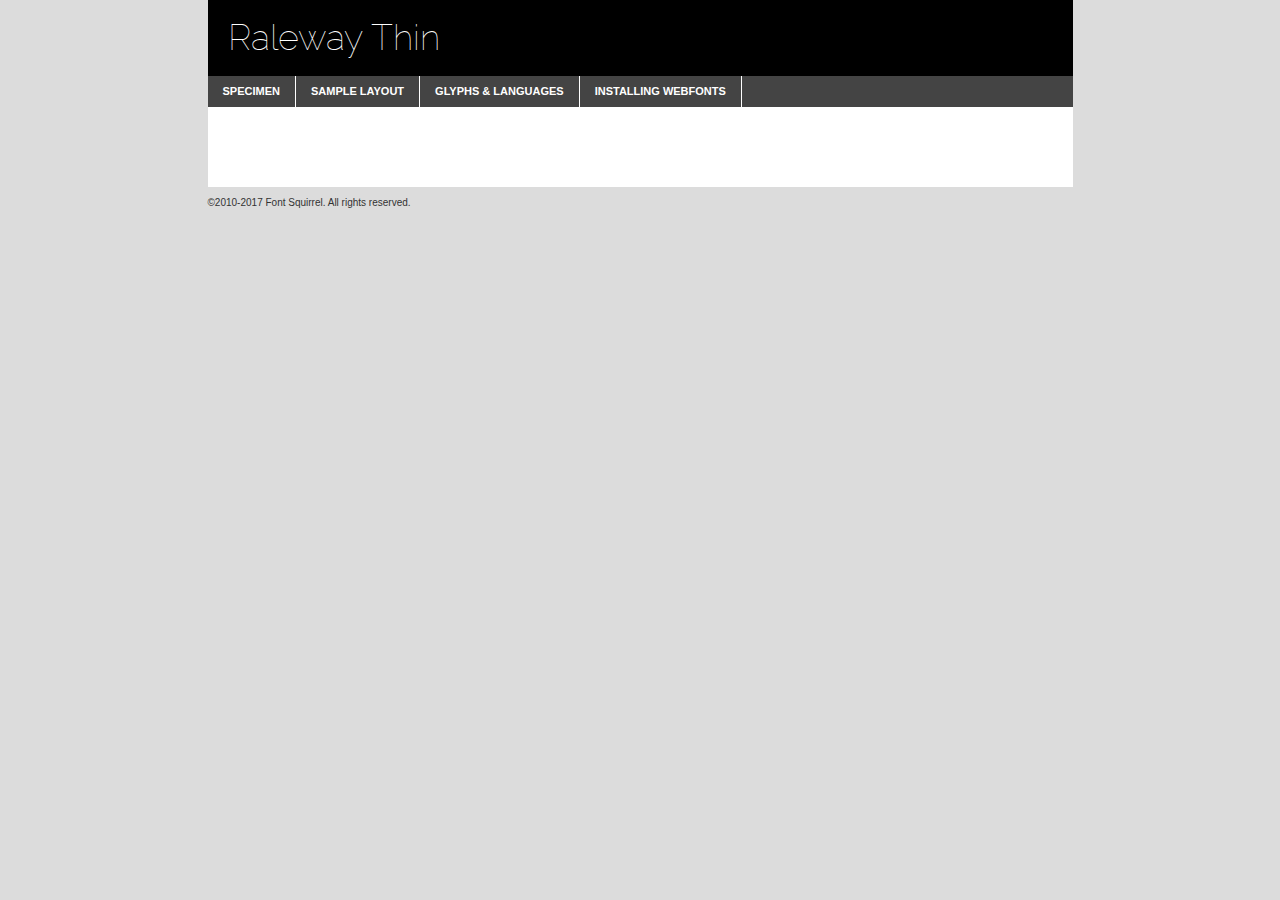
<file: font/font_mince/raleway-thin-demo.html>
<!DOCTYPE html PUBLIC "-//W3C//DTD XHTML 1.0 Transitional//EN"
	"http://www.w3.org/TR/xhtml1/DTD/xhtml1-transitional.dtd">

<html xmlns="http://www.w3.org/1999/xhtml" xml:lang="en" lang="en">
<head>
	<meta http-equiv="Content-Type" content="text/html; charset=utf-8" />
	<script src="http://ajax.googleapis.com/ajax/libs/jquery/1.7.2/jquery.min.js" type="text/javascript" charset="utf-8"></script>
	<script type="text/javascript">
	(function($){$.fn.easyTabs=function(option){var param=jQuery.extend({fadeSpeed:"fast",defaultContent:1,activeClass:'active'},option);$(this).each(function(){var thisId="#"+this.id;if(param.defaultContent==''){param.defaultContent=1;}
	if(typeof param.defaultContent=="number")
	{var defaultTab=$(thisId+" .tabs li:eq("+(param.defaultContent-1)+") a").attr('href').substr(1);}else{var defaultTab=param.defaultContent;}
	$(thisId+" .tabs li a").each(function(){var tabToHide=$(this).attr('href').substr(1);$("#"+tabToHide).addClass('easytabs-tab-content');});hideAll();changeContent(defaultTab);function hideAll(){$(thisId+" .easytabs-tab-content").hide();}
	function changeContent(tabId){hideAll();$(thisId+" .tabs li").removeClass(param.activeClass);$(thisId+" .tabs li a[href=#"+tabId+"]").closest('li').addClass(param.activeClass);if(param.fadeSpeed!="none")
	{$(thisId+" #"+tabId).fadeIn(param.fadeSpeed);}else{$(thisId+" #"+tabId).show();}}
	$(thisId+" .tabs li").click(function(){var tabId=$(this).find('a').attr('href').substr(1);changeContent(tabId);return false;});});}})(jQuery);
	</script>
	<link rel="stylesheet" href="specimen_files/specimen_stylesheet.css" type="text/css" charset="utf-8" />
	<link rel="stylesheet" href="stylesheet.css" type="text/css" charset="utf-8" />

	<style type="text/css">
					body{
				font-family: 'ralewaythin';
							}
		</style>

	<title>Raleway Thin Specimen</title>
	
	
	<script type="text/javascript" charset="utf-8">
		$(document).ready(function() {
			$('#container').easyTabs({defaultContent:1});
		});
	</script>
</head>

<body>
<div id="container">
	<div id="header">
		Raleway Thin	</div>
	<ul class="tabs">
		<li><a href="#specimen">Specimen</a></li>
		<li><a href="#layout">Sample Layout</a></li>
				<li><a href="#glyphs">Glyphs &amp; Languages</a></li>
		<li><a href="#installing">Installing Webfonts</a></li>
		
	</ul>
	
	<div id="main_content">

		
			<div id="specimen">
		
				<div class="section">
					<div class="grid12 firstcol">
						<div class="huge">AaBb</div>
					</div>
				</div>
		
				<div class="section">
					<div class="glyph_range">A&#x200B;B&#x200b;C&#x200b;D&#x200b;E&#x200b;F&#x200b;G&#x200b;H&#x200b;I&#x200b;J&#x200b;K&#x200b;L&#x200b;M&#x200b;N&#x200b;O&#x200b;P&#x200b;Q&#x200b;R&#x200b;S&#x200b;T&#x200b;U&#x200b;V&#x200b;W&#x200b;X&#x200b;Y&#x200b;Z&#x200b;a&#x200b;b&#x200b;c&#x200b;d&#x200b;e&#x200b;f&#x200b;g&#x200b;h&#x200b;i&#x200b;j&#x200b;k&#x200b;l&#x200b;m&#x200b;n&#x200b;o&#x200b;p&#x200b;q&#x200b;r&#x200b;s&#x200b;t&#x200b;u&#x200b;v&#x200b;w&#x200b;x&#x200b;y&#x200b;z&#x200b;1&#x200b;2&#x200b;3&#x200b;4&#x200b;5&#x200b;6&#x200b;7&#x200b;8&#x200b;9&#x200b;0&#x200b;&amp;&#x200b;.&#x200b;,&#x200b;?&#x200b;!&#x200b;&#64;&#x200b;(&#x200b;)&#x200b;#&#x200b;$&#x200b;%&#x200b;*&#x200b;+&#x200b;-&#x200b;=&#x200b;:&#x200b;;</div>
				</div>
				<div class="section">
					<div class="grid12 firstcol">
						<table class="sample_table">
							<tr><td>10</td><td class="size10">abcdefghijklmnopqrstuvwxyzABCDEFGHIJKLMNOPQRSTUVWXYZ0123456789abcdefghijklmnopqrstuvwxyzABCDEFGHIJKLMNOPQRSTUVWXYZ0123456789abcdefghijklmnopqrstuvwxyzABCDEFGHIJKLMNOPQRSTUVWXYZ</td></tr>
							<tr><td>11</td><td class="size11">abcdefghijklmnopqrstuvwxyzABCDEFGHIJKLMNOPQRSTUVWXYZ0123456789abcdefghijklmnopqrstuvwxyzABCDEFGHIJKLMNOPQRSTUVWXYZ0123456789abcdefghijklmnopqrstuvwxyzABCDEFGHIJKLMNOPQRSTUVWXYZ</td></tr>
							<tr><td>12</td><td class="size12">abcdefghijklmnopqrstuvwxyzABCDEFGHIJKLMNOPQRSTUVWXYZ0123456789abcdefghijklmnopqrstuvwxyzABCDEFGHIJKLMNOPQRSTUVWXYZ0123456789abcdefghijklmnopqrstuvwxyzABCDEFGHIJKLMNOPQRSTUVWXYZ</td></tr>
							<tr><td>13</td><td class="size13">abcdefghijklmnopqrstuvwxyzABCDEFGHIJKLMNOPQRSTUVWXYZ0123456789abcdefghijklmnopqrstuvwxyzABCDEFGHIJKLMNOPQRSTUVWXYZ0123456789abcdefghijklmnopqrstuvwxyzABCDEFGHIJKLMNOPQRSTUVWXYZ</td></tr>
							<tr><td>14</td><td class="size14">abcdefghijklmnopqrstuvwxyzABCDEFGHIJKLMNOPQRSTUVWXYZ0123456789abcdefghijklmnopqrstuvwxyzABCDEFGHIJKLMNOPQRSTUVWXYZ0123456789abcdefghijklmnopqrstuvwxyzABCDEFGHIJKLMNOPQRSTUVWXYZ</td></tr>
							<tr><td>16</td><td class="size16">abcdefghijklmnopqrstuvwxyzABCDEFGHIJKLMNOPQRSTUVWXYZ0123456789abcdefghijklmnopqrstuvwxyzABCDEFGHIJKLMNOPQRSTUVWXYZ</td></tr>
							<tr><td>18</td><td class="size18">abcdefghijklmnopqrstuvwxyzABCDEFGHIJKLMNOPQRSTUVWXYZ0123456789abcdefghijklmnopqrstuvwxyzABCDEFGHIJKLMNOPQRSTUVWXYZ</td></tr>
							<tr><td>20</td><td class="size20">abcdefghijklmnopqrstuvwxyzABCDEFGHIJKLMNOPQRSTUVWXYZ0123456789abcdefghijklmnopqrstuvwxyzABCDEFGHIJKLMNOPQRSTUVWXYZ</td></tr>
							<tr><td>24</td><td class="size24">abcdefghijklmnopqrstuvwxyzABCDEFGHIJKLMNOPQRSTUVWXYZ0123456789abcdefghijklmnopqrstuvwxyzABCDEFGHIJKLMNOPQRSTUVWXYZ</td></tr>
							<tr><td>30</td><td class="size30">abcdefghijklmnopqrstuvwxyzABCDEFGHIJKLMNOPQRSTUVWXYZ0123456789abcdefghijklmnopqrstuvwxyzABCDEFGHIJKLMNOPQRSTUVWXYZ</td></tr>
							<tr><td>36</td><td class="size36">abcdefghijklmnopqrstuvwxyzABCDEFGHIJKLMNOPQRSTUVWXYZ0123456789abcdefghijklmnopqrstuvwxyzABCDEFGHIJKLMNOPQRSTUVWXYZ</td></tr>
							<tr><td>48</td><td class="size48">abcdefghijklmnopqrstuvwxyzABCDEFGHIJKLMNOPQRSTUVWXYZ0123456789abcdefghijklmnopqrstuvwxyzABCDEFGHIJKLMNOPQRSTUVWXYZ</td></tr>
							<tr><td>60</td><td class="size60">abcdefghijklmnopqrstuvwxyzABCDEFGHIJKLMNOPQRSTUVWXYZ0123456789abcdefghijklmnopqrstuvwxyzABCDEFGHIJKLMNOPQRSTUVWXYZ</td></tr>
							<tr><td>72</td><td class="size72">abcdefghijklmnopqrstuvwxyzABCDEFGHIJKLMNOPQRSTUVWXYZ0123456789abcdefghijklmnopqrstuvwxyzABCDEFGHIJKLMNOPQRSTUVWXYZ</td></tr>
							<tr><td>90</td><td class="size90">abcdefghijklmnopqrstuvwxyzABCDEFGHIJKLMNOPQRSTUVWXYZ0123456789abcdefghijklmnopqrstuvwxyzABCDEFGHIJKLMNOPQRSTUVWXYZ</td></tr>
						</table>
				
					</div>
			
				</div>
		
		
		
								<div class="section" id="bodycomparison">


										<div id="xheight">
				<div class="fontbody">&#x25FC;&#x25FC;&#x25FC;&#x25FC;&#x25FC;&#x25FC;&#x25FC;&#x25FC;&#x25FC;&#x25FC;&#x25FC;&#x25FC;&#x25FC;&#x25FC;&#x25FC;&#x25FC;&#x25FC;&#x25FC;&#x25FC;&#x25FC;&#x25FC;&#x25FC;&#x25FC;&#x25FC;&#x25FC;&#x25FC;&#x25FC;&#x25FC;&#x25FC;&#x25FC;&#x25FC;&#x25FC;&#x25FC;&#x25FC;&#x25FC;&#x25FC;&#x25FC;&#x25FC;&#x25FC;&#x25FC;&#x25FC;&#x25FC;&#x25FC;&#x25FC;&#x25FC;&#x25FC;&#x25FC;&#x25FC;&#x25FC;&#x25FC;&#x25FC;&#x25FC;&#x25FC;&#x25FC;&#x25FC;&#x25FC;&#x25FC;&#x25FC;&#x25FC;&#x25FC;&#x25FC;&#x25FC;&#x25FC;&#x25FC;&#x25FC;&#x25FC;&#x25FC;&#x25FC;&#x25FC;&#x25FC;&#x25FC;&#x25FC;&#x25FC;&#x25FC;&#x25FC;&#x25FC;&#x25FC;&#x25FC;&#x25FC;&#x25FC;&#x25FC;&#x25FC;&#x25FC;&#x25FC;&#x25FC;&#x25FC;&#x25FC;&#x25FC;&#x25FC;&#x25FC;&#x25FC;&#x25FC;&#x25FC;&#x25FC;&#x25FC;&#x25FC;&#x25FC;&#x25FC;&#x25FC;body</div><div class="arialbody">body</div><div class="verdanabody">body</div><div class="georgiabody">body</div></div>
										<div class="fontbody" style="z-index:1">
											body<span>Raleway Thin</span>
										</div>
										<div class="arialbody" style="z-index:1">
											body<span>Arial</span>
										</div>
										<div class="verdanabody" style="z-index:1">
											body<span>Verdana</span>
										</div>
										<div class="georgiabody" style="z-index:1">
											body<span>Georgia</span>
										</div>



								</div>
		
		
				<div class="section psample psample_row1" id="">
					
					<div class="grid2 firstcol">
						<p class="size10"><span>10.</span>Aenean lacinia bibendum nulla sed consectetur. Fusce dapibus, tellus ac cursus commodo, tortor mauris condimentum nibh, ut fermentum massa justo sit amet risus. Nullam id dolor id nibh ultricies vehicula ut id elit. Cum sociis natoque penatibus et magnis dis parturient montes, nascetur ridiculus mus. Nulla vitae elit libero, a pharetra augue.</p>
			
					</div>
					<div class="grid3">
						<p class="size11"><span>11.</span>Aenean lacinia bibendum nulla sed consectetur. Fusce dapibus, tellus ac cursus commodo, tortor mauris condimentum nibh, ut fermentum massa justo sit amet risus. Nullam id dolor id nibh ultricies vehicula ut id elit. Cum sociis natoque penatibus et magnis dis parturient montes, nascetur ridiculus mus. Nulla vitae elit libero, a pharetra augue.</p>
			
					</div>
					<div class="grid3">
						<p class="size12"><span>12.</span>Aenean lacinia bibendum nulla sed consectetur. Fusce dapibus, tellus ac cursus commodo, tortor mauris condimentum nibh, ut fermentum massa justo sit amet risus. Nullam id dolor id nibh ultricies vehicula ut id elit. Cum sociis natoque penatibus et magnis dis parturient montes, nascetur ridiculus mus. Nulla vitae elit libero, a pharetra augue.</p>
			
					</div>
					<div class="grid4">
						<p class="size13"><span>13.</span>Aenean lacinia bibendum nulla sed consectetur. Fusce dapibus, tellus ac cursus commodo, tortor mauris condimentum nibh, ut fermentum massa justo sit amet risus. Nullam id dolor id nibh ultricies vehicula ut id elit. Cum sociis natoque penatibus et magnis dis parturient montes, nascetur ridiculus mus. Nulla vitae elit libero, a pharetra augue.</p>
			
					</div>
					<div class="white_blend"></div>
					
				</div>
				<div class="section psample psample_row2" id="">
					<div class="grid3 firstcol">
						<p class="size14"><span>14.</span>Aenean lacinia bibendum nulla sed consectetur. Fusce dapibus, tellus ac cursus commodo, tortor mauris condimentum nibh, ut fermentum massa justo sit amet risus. Nullam id dolor id nibh ultricies vehicula ut id elit. Cum sociis natoque penatibus et magnis dis parturient montes, nascetur ridiculus mus. Nulla vitae elit libero, a pharetra augue.</p>
			
					</div>
					<div class="grid4">
						<p class="size16"><span>16.</span>Aenean lacinia bibendum nulla sed consectetur. Fusce dapibus, tellus ac cursus commodo, tortor mauris condimentum nibh, ut fermentum massa justo sit amet risus. Nullam id dolor id nibh ultricies vehicula ut id elit. Cum sociis natoque penatibus et magnis dis parturient montes, nascetur ridiculus mus. Nulla vitae elit libero, a pharetra augue.</p>
			
					</div>
					<div class="grid5">
						<p class="size18"><span>18.</span>Aenean lacinia bibendum nulla sed consectetur. Fusce dapibus, tellus ac cursus commodo, tortor mauris condimentum nibh, ut fermentum massa justo sit amet risus. Nullam id dolor id nibh ultricies vehicula ut id elit. Cum sociis natoque penatibus et magnis dis parturient montes, nascetur ridiculus mus. Nulla vitae elit libero, a pharetra augue.</p>
			
					</div>

					<div class="white_blend"></div>

				</div>
				
				<div class="section psample psample_row3" id="">
					<div class="grid5 firstcol">
						<p class="size20"><span>20.</span>Aenean lacinia bibendum nulla sed consectetur. Fusce dapibus, tellus ac cursus commodo, tortor mauris condimentum nibh, ut fermentum massa justo sit amet risus. Nullam id dolor id nibh ultricies vehicula ut id elit. Cum sociis natoque penatibus et magnis dis parturient montes, nascetur ridiculus mus. Nulla vitae elit libero, a pharetra augue.</p>
					</div>
					<div class="grid7">
						<p class="size24"><span>24.</span>Aenean lacinia bibendum nulla sed consectetur. Fusce dapibus, tellus ac cursus commodo, tortor mauris condimentum nibh, ut fermentum massa justo sit amet risus. Nullam id dolor id nibh ultricies vehicula ut id elit. Cum sociis natoque penatibus et magnis dis parturient montes, nascetur ridiculus mus. Nulla vitae elit libero, a pharetra augue.</p>
					</div>
					
					<div class="white_blend"></div>
					
				</div>
				
				<div class="section psample psample_row4" id="">
					<div class="grid12 firstcol">
						<p class="size30"><span>30.</span>Aenean lacinia bibendum nulla sed consectetur. Fusce dapibus, tellus ac cursus commodo, tortor mauris condimentum nibh, ut fermentum massa justo sit amet risus. Nullam id dolor id nibh ultricies vehicula ut id elit. Cum sociis natoque penatibus et magnis dis parturient montes, nascetur ridiculus mus. Nulla vitae elit libero, a pharetra augue.</p>
					</div>
					<div class="white_blend"></div>
					
				</div>
				
				
				
				<div class="section psample psample_row1 fullreverse">
					<div class="grid2 firstcol">
						<p class="size10"><span>10.</span>Aenean lacinia bibendum nulla sed consectetur. Fusce dapibus, tellus ac cursus commodo, tortor mauris condimentum nibh, ut fermentum massa justo sit amet risus. Nullam id dolor id nibh ultricies vehicula ut id elit. Cum sociis natoque penatibus et magnis dis parturient montes, nascetur ridiculus mus. Nulla vitae elit libero, a pharetra augue.</p>
			
					</div>
					<div class="grid3">
						<p class="size11"><span>11.</span>Aenean lacinia bibendum nulla sed consectetur. Fusce dapibus, tellus ac cursus commodo, tortor mauris condimentum nibh, ut fermentum massa justo sit amet risus. Nullam id dolor id nibh ultricies vehicula ut id elit. Cum sociis natoque penatibus et magnis dis parturient montes, nascetur ridiculus mus. Nulla vitae elit libero, a pharetra augue.</p>
			
					</div>
					<div class="grid3">
						<p class="size12"><span>12.</span>Aenean lacinia bibendum nulla sed consectetur. Fusce dapibus, tellus ac cursus commodo, tortor mauris condimentum nibh, ut fermentum massa justo sit amet risus. Nullam id dolor id nibh ultricies vehicula ut id elit. Cum sociis natoque penatibus et magnis dis parturient montes, nascetur ridiculus mus. Nulla vitae elit libero, a pharetra augue.</p>
			
					</div>
					<div class="grid4">
						<p class="size13"><span>13.</span>Aenean lacinia bibendum nulla sed consectetur. Fusce dapibus, tellus ac cursus commodo, tortor mauris condimentum nibh, ut fermentum massa justo sit amet risus. Nullam id dolor id nibh ultricies vehicula ut id elit. Cum sociis natoque penatibus et magnis dis parturient montes, nascetur ridiculus mus. Nulla vitae elit libero, a pharetra augue.</p>
			
					</div>
					<div class="black_blend"></div>
					
				</div>
				
				<div class="section psample psample_row2 fullreverse">
					<div class="grid3 firstcol">
						<p class="size14"><span>14.</span>Aenean lacinia bibendum nulla sed consectetur. Fusce dapibus, tellus ac cursus commodo, tortor mauris condimentum nibh, ut fermentum massa justo sit amet risus. Nullam id dolor id nibh ultricies vehicula ut id elit. Cum sociis natoque penatibus et magnis dis parturient montes, nascetur ridiculus mus. Nulla vitae elit libero, a pharetra augue.</p>
			
					</div>
					<div class="grid4">
						<p class="size16"><span>16.</span>Aenean lacinia bibendum nulla sed consectetur. Fusce dapibus, tellus ac cursus commodo, tortor mauris condimentum nibh, ut fermentum massa justo sit amet risus. Nullam id dolor id nibh ultricies vehicula ut id elit. Cum sociis natoque penatibus et magnis dis parturient montes, nascetur ridiculus mus. Nulla vitae elit libero, a pharetra augue.</p>
			
					</div>
					<div class="grid5">
						<p class="size18"><span>18.</span>Aenean lacinia bibendum nulla sed consectetur. Fusce dapibus, tellus ac cursus commodo, tortor mauris condimentum nibh, ut fermentum massa justo sit amet risus. Nullam id dolor id nibh ultricies vehicula ut id elit. Cum sociis natoque penatibus et magnis dis parturient montes, nascetur ridiculus mus. Nulla vitae elit libero, a pharetra augue.</p>
			
					</div>
					<div class="black_blend"></div>

				</div>
				
				<div class="section psample fullreverse psample_row3" id="">
					<div class="grid5 firstcol">
						<p class="size20"><span>20.</span>Aenean lacinia bibendum nulla sed consectetur. Fusce dapibus, tellus ac cursus commodo, tortor mauris condimentum nibh, ut fermentum massa justo sit amet risus. Nullam id dolor id nibh ultricies vehicula ut id elit. Cum sociis natoque penatibus et magnis dis parturient montes, nascetur ridiculus mus. Nulla vitae elit libero, a pharetra augue.</p>
					</div>
					<div class="grid7">
						<p class="size24"><span>24.</span>Aenean lacinia bibendum nulla sed consectetur. Fusce dapibus, tellus ac cursus commodo, tortor mauris condimentum nibh, ut fermentum massa justo sit amet risus. Nullam id dolor id nibh ultricies vehicula ut id elit. Cum sociis natoque penatibus et magnis dis parturient montes, nascetur ridiculus mus. Nulla vitae elit libero, a pharetra augue.</p>
					</div>
					
					<div class="black_blend"></div>
					
				</div>
				
				<div class="section psample fullreverse psample_row4" id="" style="border-bottom: 20px #000 solid;">
					<div class="grid12 firstcol">
						<p class="size30"><span>30.</span>Aenean lacinia bibendum nulla sed consectetur. Fusce dapibus, tellus ac cursus commodo, tortor mauris condimentum nibh, ut fermentum massa justo sit amet risus. Nullam id dolor id nibh ultricies vehicula ut id elit. Cum sociis natoque penatibus et magnis dis parturient montes, nascetur ridiculus mus. Nulla vitae elit libero, a pharetra augue.</p>
					</div>
					<div class="black_blend"></div>
					
				</div>
				
				
				
				
			</div>
			
			<div id="layout">
				
				<div class="section">
					
					<div class="grid12 firstcol">
						<h1>Lorem Ipsum Dolor</h1>
						<h2>Etiam porta sem malesuada magna mollis euismod</h2>
						
						<p class="byline">By <a href="#link">Aenean Lacinia</a></p>
					</div>
				</div>
				<div class="section">
					<div class="grid8 firstcol">
						<p class="large">Donec sed odio dui. Morbi leo risus, porta ac consectetur ac, vestibulum at eros. Fusce dapibus, tellus ac cursus commodo, tortor mauris condimentum nibh, ut fermentum massa justo sit amet risus. </p>

						
						<h3>Pellentesque ornare sem</h3>

						<p>Maecenas sed diam eget risus varius blandit sit amet non magna. Maecenas faucibus mollis interdum. Donec ullamcorper nulla non metus auctor fringilla. Nullam id dolor id nibh ultricies vehicula ut id elit. Nullam id dolor id nibh ultricies vehicula ut id elit. </p>

						<p>Aenean eu leo quam. Pellentesque ornare sem lacinia quam venenatis vestibulum. Lorem ipsum dolor sit amet, consectetur adipiscing elit. Cum sociis natoque penatibus et magnis dis parturient montes, nascetur ridiculus mus. </p>

						<p>Nulla vitae elit libero, a pharetra augue. Praesent commodo cursus magna, vel scelerisque nisl consectetur et. Aenean lacinia bibendum nulla sed consectetur. </p>

						<p>Nullam quis risus eget urna mollis ornare vel eu leo. Nullam quis risus eget urna mollis ornare vel eu leo. Maecenas sed diam eget risus varius blandit sit amet non magna. Donec ullamcorper nulla non metus auctor fringilla. </p>

						<h3>Cras mattis consectetur</h3>

						<p>Aenean eu leo quam. Pellentesque ornare sem lacinia quam venenatis vestibulum. Aenean lacinia bibendum nulla sed consectetur. Integer posuere erat a ante venenatis dapibus posuere velit aliquet. Cras mattis consectetur purus sit amet fermentum. </p>

						<p>Nullam id dolor id nibh ultricies vehicula ut id elit. Nullam quis risus eget urna mollis ornare vel eu leo. Cras mattis consectetur purus sit amet fermentum.</p>
					</div>
					
					<div class="grid4 sidebar">
						
						<div class="box reverse">
							<p class="last">Nullam quis risus eget urna mollis ornare vel eu leo. Donec ullamcorper nulla non metus auctor fringilla. Cras mattis consectetur purus sit amet fermentum. Sed posuere consectetur est at lobortis. Lorem ipsum dolor sit amet, consectetur adipiscing elit. </p>
						</div>
						
						<p class="caption">Maecenas sed diam eget risus varius.</p>

						<p>Vestibulum id ligula porta felis euismod semper. Integer posuere erat a ante venenatis dapibus posuere velit aliquet. Vestibulum id ligula porta felis euismod semper. Sed posuere consectetur est at lobortis. Maecenas sed diam eget risus varius blandit sit amet non magna. Fusce dapibus, tellus ac cursus commodo, tortor mauris condimentum nibh, ut fermentum massa justo sit amet risus. </p>

					

						<p>Duis mollis, est non commodo luctus, nisi erat porttitor ligula, eget lacinia odio sem nec elit. Aenean lacinia bibendum nulla sed consectetur. Vivamus sagittis lacus vel augue laoreet rutrum faucibus dolor auctor. Aenean lacinia bibendum nulla sed consectetur. Nullam quis risus eget urna mollis ornare vel eu leo. </p>

						<p>Praesent commodo cursus magna, vel scelerisque nisl consectetur et. Donec ullamcorper nulla non metus auctor fringilla. Maecenas faucibus mollis interdum. Fusce dapibus, tellus ac cursus commodo, tortor mauris condimentum nibh, ut fermentum massa justo sit amet risus. </p>

					</div>
				</div>
				
			</div>


			



		<div id="glyphs">
			<div class="section">
				<div class="grid12 firstcol">
			
				<h1>Language Support</h1>
				<p>The subset of Raleway Thin in this kit supports the following languages:<br />
			
					Albanian, Basque, Breton, Chamorro, Danish, Dutch, English, Faroese, Finnish, French, Frisian, Galician, German, Icelandic, Italian, Malagasy, Norwegian, Portuguese, Spanish, Alsatian, Aragonese, Arapaho, Arrernte, Asturian, Aymara, Bislama, Cebuano, Corsican, Fijian, French_creole, Genoese, Gilbertese, Greenlandic, Haitian_creole, Hiligaynon, Hmong, Hopi, Ibanag, Iloko_ilokano, Indonesian, Interglossa_glosa, Interlingua, Irish_gaelic, Jerriais, Lojban, Lombard, Luxembourgeois, Manx, Mohawk, Norfolk_pitcairnese, Occitan, Oromo, Pangasinan, Papiamento, Piedmontese, Potawatomi, Rhaeto-romance, Romansh, Rotokas, Sami_lule, Samoan, Sardinian, Scots_gaelic, Seychelles_creole, Shona, Sicilian, Somali, Southern_ndebele, Swahili, Swati_swazi, Tagalog_filipino_pilipino, Tetum, Tok_pisin, Uyghur_latinized, Volapuk, Walloon, Warlpiri, Xhosa, Yapese, Zulu, Latinbasic, Ubasic, Demo				</p>
				<h1>Glyph Chart</h1>
				<p>The subset of Raleway Thin in this kit includes all the glyphs listed below. Unicode entities are included above each glyph to help you insert individual characters into your layout.</p>
				<div id="glyph_chart">
			
																														 <div><p>&amp;#13;</p>&#13;</div>
																				 <div><p>&amp;#32;</p>&#32;</div>
																				 <div><p>&amp;#33;</p>&#33;</div>
																				 <div><p>&amp;#34;</p>&#34;</div>
																				 <div><p>&amp;#35;</p>&#35;</div>
																				 <div><p>&amp;#36;</p>&#36;</div>
																				 <div><p>&amp;#37;</p>&#37;</div>
																				 <div><p>&amp;#38;</p>&#38;</div>
																				 <div><p>&amp;#39;</p>&#39;</div>
																				 <div><p>&amp;#40;</p>&#40;</div>
																				 <div><p>&amp;#41;</p>&#41;</div>
																				 <div><p>&amp;#42;</p>&#42;</div>
																				 <div><p>&amp;#43;</p>&#43;</div>
																				 <div><p>&amp;#44;</p>&#44;</div>
																				 <div><p>&amp;#45;</p>&#45;</div>
																				 <div><p>&amp;#46;</p>&#46;</div>
																				 <div><p>&amp;#47;</p>&#47;</div>
																				 <div><p>&amp;#48;</p>&#48;</div>
																				 <div><p>&amp;#49;</p>&#49;</div>
																				 <div><p>&amp;#50;</p>&#50;</div>
																				 <div><p>&amp;#51;</p>&#51;</div>
																				 <div><p>&amp;#52;</p>&#52;</div>
																				 <div><p>&amp;#53;</p>&#53;</div>
																				 <div><p>&amp;#54;</p>&#54;</div>
																				 <div><p>&amp;#55;</p>&#55;</div>
																				 <div><p>&amp;#56;</p>&#56;</div>
																				 <div><p>&amp;#57;</p>&#57;</div>
																				 <div><p>&amp;#58;</p>&#58;</div>
																				 <div><p>&amp;#59;</p>&#59;</div>
																				 <div><p>&amp;#60;</p>&#60;</div>
																				 <div><p>&amp;#61;</p>&#61;</div>
																				 <div><p>&amp;#62;</p>&#62;</div>
																				 <div><p>&amp;#63;</p>&#63;</div>
																				 <div><p>&amp;#64;</p>&#64;</div>
																				 <div><p>&amp;#65;</p>&#65;</div>
																				 <div><p>&amp;#66;</p>&#66;</div>
																				 <div><p>&amp;#67;</p>&#67;</div>
																				 <div><p>&amp;#68;</p>&#68;</div>
																				 <div><p>&amp;#69;</p>&#69;</div>
																				 <div><p>&amp;#70;</p>&#70;</div>
																				 <div><p>&amp;#71;</p>&#71;</div>
																				 <div><p>&amp;#72;</p>&#72;</div>
																				 <div><p>&amp;#73;</p>&#73;</div>
																				 <div><p>&amp;#74;</p>&#74;</div>
																				 <div><p>&amp;#75;</p>&#75;</div>
																				 <div><p>&amp;#76;</p>&#76;</div>
																				 <div><p>&amp;#77;</p>&#77;</div>
																				 <div><p>&amp;#78;</p>&#78;</div>
																				 <div><p>&amp;#79;</p>&#79;</div>
																				 <div><p>&amp;#80;</p>&#80;</div>
																				 <div><p>&amp;#81;</p>&#81;</div>
																				 <div><p>&amp;#82;</p>&#82;</div>
																				 <div><p>&amp;#83;</p>&#83;</div>
																				 <div><p>&amp;#84;</p>&#84;</div>
																				 <div><p>&amp;#85;</p>&#85;</div>
																				 <div><p>&amp;#86;</p>&#86;</div>
																				 <div><p>&amp;#87;</p>&#87;</div>
																				 <div><p>&amp;#88;</p>&#88;</div>
																				 <div><p>&amp;#89;</p>&#89;</div>
																				 <div><p>&amp;#90;</p>&#90;</div>
																				 <div><p>&amp;#91;</p>&#91;</div>
																				 <div><p>&amp;#92;</p>&#92;</div>
																				 <div><p>&amp;#93;</p>&#93;</div>
																				 <div><p>&amp;#94;</p>&#94;</div>
																				 <div><p>&amp;#95;</p>&#95;</div>
																				 <div><p>&amp;#96;</p>&#96;</div>
																				 <div><p>&amp;#97;</p>&#97;</div>
																				 <div><p>&amp;#98;</p>&#98;</div>
																				 <div><p>&amp;#99;</p>&#99;</div>
																				 <div><p>&amp;#100;</p>&#100;</div>
																				 <div><p>&amp;#101;</p>&#101;</div>
																				 <div><p>&amp;#102;</p>&#102;</div>
																				 <div><p>&amp;#103;</p>&#103;</div>
																				 <div><p>&amp;#104;</p>&#104;</div>
																				 <div><p>&amp;#105;</p>&#105;</div>
																				 <div><p>&amp;#106;</p>&#106;</div>
																				 <div><p>&amp;#107;</p>&#107;</div>
																				 <div><p>&amp;#108;</p>&#108;</div>
																				 <div><p>&amp;#109;</p>&#109;</div>
																				 <div><p>&amp;#110;</p>&#110;</div>
																				 <div><p>&amp;#111;</p>&#111;</div>
																				 <div><p>&amp;#112;</p>&#112;</div>
																				 <div><p>&amp;#113;</p>&#113;</div>
																				 <div><p>&amp;#114;</p>&#114;</div>
																				 <div><p>&amp;#115;</p>&#115;</div>
																				 <div><p>&amp;#116;</p>&#116;</div>
																				 <div><p>&amp;#117;</p>&#117;</div>
																				 <div><p>&amp;#118;</p>&#118;</div>
																				 <div><p>&amp;#119;</p>&#119;</div>
																				 <div><p>&amp;#120;</p>&#120;</div>
																				 <div><p>&amp;#121;</p>&#121;</div>
																				 <div><p>&amp;#122;</p>&#122;</div>
																				 <div><p>&amp;#123;</p>&#123;</div>
																				 <div><p>&amp;#124;</p>&#124;</div>
																				 <div><p>&amp;#125;</p>&#125;</div>
																				 <div><p>&amp;#126;</p>&#126;</div>
																				 <div><p>&amp;#160;</p>&#160;</div>
																				 <div><p>&amp;#161;</p>&#161;</div>
																				 <div><p>&amp;#162;</p>&#162;</div>
																				 <div><p>&amp;#163;</p>&#163;</div>
																				 <div><p>&amp;#165;</p>&#165;</div>
																				 <div><p>&amp;#166;</p>&#166;</div>
																				 <div><p>&amp;#167;</p>&#167;</div>
																				 <div><p>&amp;#168;</p>&#168;</div>
																				 <div><p>&amp;#169;</p>&#169;</div>
																				 <div><p>&amp;#170;</p>&#170;</div>
																				 <div><p>&amp;#171;</p>&#171;</div>
																				 <div><p>&amp;#172;</p>&#172;</div>
																				 <div><p>&amp;#173;</p>&#173;</div>
																				 <div><p>&amp;#174;</p>&#174;</div>
																				 <div><p>&amp;#175;</p>&#175;</div>
																				 <div><p>&amp;#176;</p>&#176;</div>
																				 <div><p>&amp;#177;</p>&#177;</div>
																				 <div><p>&amp;#178;</p>&#178;</div>
																				 <div><p>&amp;#179;</p>&#179;</div>
																				 <div><p>&amp;#180;</p>&#180;</div>
																				 <div><p>&amp;#181;</p>&#181;</div>
																				 <div><p>&amp;#182;</p>&#182;</div>
																				 <div><p>&amp;#183;</p>&#183;</div>
																				 <div><p>&amp;#184;</p>&#184;</div>
																				 <div><p>&amp;#185;</p>&#185;</div>
																				 <div><p>&amp;#186;</p>&#186;</div>
																				 <div><p>&amp;#187;</p>&#187;</div>
																				 <div><p>&amp;#188;</p>&#188;</div>
																				 <div><p>&amp;#189;</p>&#189;</div>
																				 <div><p>&amp;#190;</p>&#190;</div>
																				 <div><p>&amp;#191;</p>&#191;</div>
																				 <div><p>&amp;#192;</p>&#192;</div>
																				 <div><p>&amp;#193;</p>&#193;</div>
																				 <div><p>&amp;#194;</p>&#194;</div>
																				 <div><p>&amp;#195;</p>&#195;</div>
																				 <div><p>&amp;#196;</p>&#196;</div>
																				 <div><p>&amp;#197;</p>&#197;</div>
																				 <div><p>&amp;#198;</p>&#198;</div>
																				 <div><p>&amp;#199;</p>&#199;</div>
																				 <div><p>&amp;#200;</p>&#200;</div>
																				 <div><p>&amp;#201;</p>&#201;</div>
																				 <div><p>&amp;#202;</p>&#202;</div>
																				 <div><p>&amp;#203;</p>&#203;</div>
																				 <div><p>&amp;#204;</p>&#204;</div>
																				 <div><p>&amp;#205;</p>&#205;</div>
																				 <div><p>&amp;#206;</p>&#206;</div>
																				 <div><p>&amp;#207;</p>&#207;</div>
																				 <div><p>&amp;#208;</p>&#208;</div>
																				 <div><p>&amp;#209;</p>&#209;</div>
																				 <div><p>&amp;#210;</p>&#210;</div>
																				 <div><p>&amp;#211;</p>&#211;</div>
																				 <div><p>&amp;#212;</p>&#212;</div>
																				 <div><p>&amp;#213;</p>&#213;</div>
																				 <div><p>&amp;#214;</p>&#214;</div>
																				 <div><p>&amp;#215;</p>&#215;</div>
																				 <div><p>&amp;#216;</p>&#216;</div>
																				 <div><p>&amp;#217;</p>&#217;</div>
																				 <div><p>&amp;#218;</p>&#218;</div>
																				 <div><p>&amp;#219;</p>&#219;</div>
																				 <div><p>&amp;#220;</p>&#220;</div>
																				 <div><p>&amp;#221;</p>&#221;</div>
																				 <div><p>&amp;#222;</p>&#222;</div>
																				 <div><p>&amp;#223;</p>&#223;</div>
																				 <div><p>&amp;#224;</p>&#224;</div>
																				 <div><p>&amp;#225;</p>&#225;</div>
																				 <div><p>&amp;#226;</p>&#226;</div>
																				 <div><p>&amp;#227;</p>&#227;</div>
																				 <div><p>&amp;#228;</p>&#228;</div>
																				 <div><p>&amp;#229;</p>&#229;</div>
																				 <div><p>&amp;#230;</p>&#230;</div>
																				 <div><p>&amp;#231;</p>&#231;</div>
																				 <div><p>&amp;#232;</p>&#232;</div>
																				 <div><p>&amp;#233;</p>&#233;</div>
																				 <div><p>&amp;#234;</p>&#234;</div>
																				 <div><p>&amp;#235;</p>&#235;</div>
																				 <div><p>&amp;#236;</p>&#236;</div>
																				 <div><p>&amp;#237;</p>&#237;</div>
																				 <div><p>&amp;#238;</p>&#238;</div>
																				 <div><p>&amp;#239;</p>&#239;</div>
																				 <div><p>&amp;#240;</p>&#240;</div>
																				 <div><p>&amp;#241;</p>&#241;</div>
																				 <div><p>&amp;#242;</p>&#242;</div>
																				 <div><p>&amp;#243;</p>&#243;</div>
																				 <div><p>&amp;#244;</p>&#244;</div>
																				 <div><p>&amp;#245;</p>&#245;</div>
																				 <div><p>&amp;#246;</p>&#246;</div>
																				 <div><p>&amp;#247;</p>&#247;</div>
																				 <div><p>&amp;#248;</p>&#248;</div>
																				 <div><p>&amp;#249;</p>&#249;</div>
																				 <div><p>&amp;#250;</p>&#250;</div>
																				 <div><p>&amp;#251;</p>&#251;</div>
																				 <div><p>&amp;#252;</p>&#252;</div>
																				 <div><p>&amp;#253;</p>&#253;</div>
																				 <div><p>&amp;#254;</p>&#254;</div>
																				 <div><p>&amp;#255;</p>&#255;</div>
																				 <div><p>&amp;#338;</p>&#338;</div>
																				 <div><p>&amp;#339;</p>&#339;</div>
																				 <div><p>&amp;#376;</p>&#376;</div>
																				 <div><p>&amp;#710;</p>&#710;</div>
																				 <div><p>&amp;#732;</p>&#732;</div>
																				 <div><p>&amp;#8192;</p>&#8192;</div>
																				 <div><p>&amp;#8193;</p>&#8193;</div>
																				 <div><p>&amp;#8194;</p>&#8194;</div>
																				 <div><p>&amp;#8195;</p>&#8195;</div>
																				 <div><p>&amp;#8196;</p>&#8196;</div>
																				 <div><p>&amp;#8197;</p>&#8197;</div>
																				 <div><p>&amp;#8198;</p>&#8198;</div>
																				 <div><p>&amp;#8199;</p>&#8199;</div>
																				 <div><p>&amp;#8200;</p>&#8200;</div>
																				 <div><p>&amp;#8201;</p>&#8201;</div>
																				 <div><p>&amp;#8202;</p>&#8202;</div>
																				 <div><p>&amp;#8208;</p>&#8208;</div>
																				 <div><p>&amp;#8209;</p>&#8209;</div>
																				 <div><p>&amp;#8210;</p>&#8210;</div>
																				 <div><p>&amp;#8211;</p>&#8211;</div>
																				 <div><p>&amp;#8212;</p>&#8212;</div>
																				 <div><p>&amp;#8216;</p>&#8216;</div>
																				 <div><p>&amp;#8217;</p>&#8217;</div>
																				 <div><p>&amp;#8218;</p>&#8218;</div>
																				 <div><p>&amp;#8220;</p>&#8220;</div>
																				 <div><p>&amp;#8221;</p>&#8221;</div>
																				 <div><p>&amp;#8222;</p>&#8222;</div>
																				 <div><p>&amp;#8226;</p>&#8226;</div>
																				 <div><p>&amp;#8230;</p>&#8230;</div>
																				 <div><p>&amp;#8239;</p>&#8239;</div>
																				 <div><p>&amp;#8249;</p>&#8249;</div>
																				 <div><p>&amp;#8250;</p>&#8250;</div>
																				 <div><p>&amp;#8287;</p>&#8287;</div>
																				 <div><p>&amp;#8364;</p>&#8364;</div>
																				 <div><p>&amp;#8482;</p>&#8482;</div>
																				 <div><p>&amp;#9724;</p>&#9724;</div>
																				 <div><p>&amp;#64257;</p>&#64257;</div>
																				 <div><p>&amp;#64258;</p>&#64258;</div>
																				 <div><p>&amp;#64259;</p>&#64259;</div>
																				 <div><p>&amp;#64260;</p>&#64260;</div>
																																						</div>	
				</div>
		
		
			</div>
		</div>
		
		
		<div id="specs">
			
		</div>
	
		<div id="installing">
			<div class="section">
				<div class="grid7 firstcol">
					<h1>Installing Webfonts</h1>
					
					<p>Webfonts are supported by all major browser platforms but not all in the same way. There are currently four different font formats that must be included in order to target all browsers. This includes TTF, WOFF, EOT and SVG.</p>
					
					<h2>1. Upload your webfonts</h2>
					<p>You must upload your webfont kit to your website. They should be in or near the same directory as your CSS files.</p>
					
					<h2>2. Include the webfont stylesheet</h2>
					<p>A special CSS @font-face declaration helps the various browsers select the appropriate font it needs without causing you a bunch of headaches. Learn more about this syntax by reading the <a href="https://www.fontspring.com/blog/further-hardening-of-the-bulletproof-syntax">Fontspring blog post</a> about it. The code for it is as follows:</p>


<code>
@font-face{ 
	font-family: 'MyWebFont';
	src: url('WebFont.eot');
	src: url('WebFont.eot?#iefix') format('embedded-opentype'),
	     url('WebFont.woff') format('woff'),
	     url('WebFont.ttf') format('truetype'),
	     url('WebFont.svg#webfont') format('svg');
}
</code>

	<p>We've already gone ahead and generated the code for you. All you have to do is link to the stylesheet in your HTML, like this:</p>
	<code>&lt;link rel=&quot;stylesheet&quot; href=&quot;stylesheet.css&quot; type=&quot;text/css&quot; charset=&quot;utf-8&quot; /&gt;</code>

					<h2>3. Modify your own stylesheet</h2>
					<p>To take advantage of your new fonts, you must tell your stylesheet to use them. Look at the original @font-face declaration above and find the property called "font-family." The name linked there will be what you use to reference the font. Prepend that webfont name to the font stack in the "font-family" property, inside the selector you want to change. For example:</p>
<code>p { font-family: 'WebFont', Arial, sans-serif; }</code>

<h2>4. Test</h2>
<p>Getting webfonts to work cross-browser <em>can</em> be tricky. Use the information in the sidebar to help you if you find that fonts aren't loading in a particular browser.</p>
				</div>
				
				<div class="grid5 sidebar">
					<div class="box">
						<h2>Troubleshooting<br />Font-Face Problems</h2>
						<p>Having trouble getting your webfonts to load in your new website? Here are some tips to sort out what might be the problem.</p>

						<h3>Fonts not showing in any browser</h3>

						<p>This sounds like you need to work on the plumbing. You either did not upload the fonts to the correct directory, or you did not link the fonts properly in the CSS. If you've confirmed that all this is correct and you still have a problem, take a look at your .htaccess file and see if requests are getting intercepted.</p>

						<h3>Fonts not loading in iPhone or iPad</h3>

						<p>The most common problem here is that you are serving the fonts from an IIS server. IIS refuses to serve files that have unknown MIME types. If that is the case, you must set the MIME type for SVG to "image/svg+xml" in the server settings. Follow these instructions from Microsoft if you need help.</p>

						<h3>Fonts not loading in Firefox</h3>

						<p>The primary reason for this failure? You are still using a version Firefox older than 3.5. So upgrade already! If that isn't it, then you are very likely serving fonts from a different domain. Firefox requires that all font assets be served from the same domain. Lastly it is possible that you need to add WOFF to your list of MIME types (if you are serving via IIS.)</p>

						<h3>Fonts not loading in IE</h3>

						<p>Are you looking at Internet Explorer on an actual Windows machine or are you cheating by using a service like Adobe BrowserLab? Many of these screenshot services do not render @font-face for IE. Best to test it on a real machine.</p>

						<h3>Fonts not loading in IE9</h3>

						<p>IE9, like Firefox, requires that fonts be served from the same domain as the website. Make sure that is the case.</p>
					</div>
				</div>
			</div>
			
		</div>
	
	</div>
	<div id="footer">
		<p>&copy;2010-2017 Font Squirrel. All rights reserved.</p>
	</div>
</div>
</body>
</html>
</file>
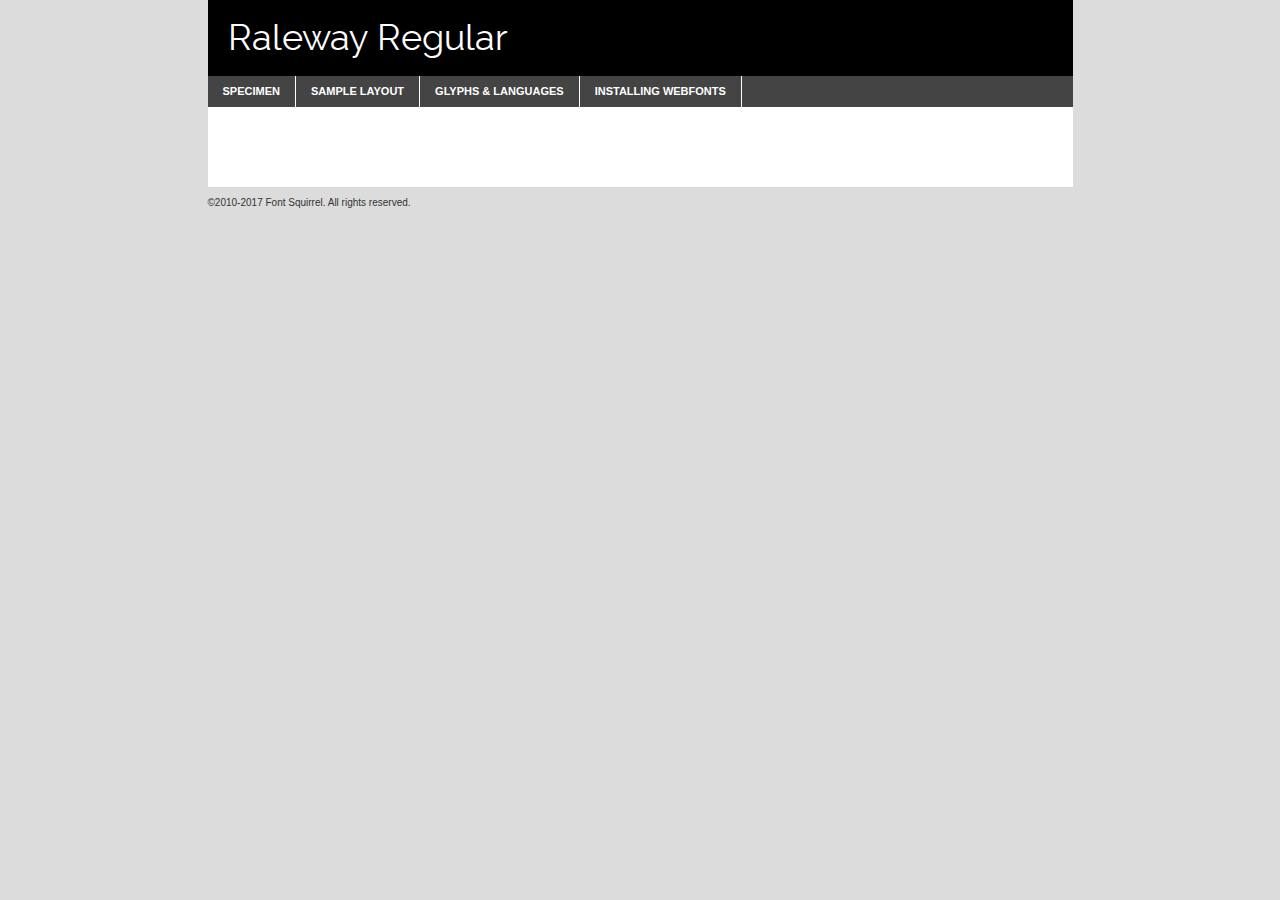
<file: font/font_regular/raleway-regular-demo.html>
<!DOCTYPE html PUBLIC "-//W3C//DTD XHTML 1.0 Transitional//EN"
	"http://www.w3.org/TR/xhtml1/DTD/xhtml1-transitional.dtd">

<html xmlns="http://www.w3.org/1999/xhtml" xml:lang="en" lang="en">
<head>
	<meta http-equiv="Content-Type" content="text/html; charset=utf-8" />
	<script src="http://ajax.googleapis.com/ajax/libs/jquery/1.7.2/jquery.min.js" type="text/javascript" charset="utf-8"></script>
	<script type="text/javascript">
	(function($){$.fn.easyTabs=function(option){var param=jQuery.extend({fadeSpeed:"fast",defaultContent:1,activeClass:'active'},option);$(this).each(function(){var thisId="#"+this.id;if(param.defaultContent==''){param.defaultContent=1;}
	if(typeof param.defaultContent=="number")
	{var defaultTab=$(thisId+" .tabs li:eq("+(param.defaultContent-1)+") a").attr('href').substr(1);}else{var defaultTab=param.defaultContent;}
	$(thisId+" .tabs li a").each(function(){var tabToHide=$(this).attr('href').substr(1);$("#"+tabToHide).addClass('easytabs-tab-content');});hideAll();changeContent(defaultTab);function hideAll(){$(thisId+" .easytabs-tab-content").hide();}
	function changeContent(tabId){hideAll();$(thisId+" .tabs li").removeClass(param.activeClass);$(thisId+" .tabs li a[href=#"+tabId+"]").closest('li').addClass(param.activeClass);if(param.fadeSpeed!="none")
	{$(thisId+" #"+tabId).fadeIn(param.fadeSpeed);}else{$(thisId+" #"+tabId).show();}}
	$(thisId+" .tabs li").click(function(){var tabId=$(this).find('a').attr('href').substr(1);changeContent(tabId);return false;});});}})(jQuery);
	</script>
	<link rel="stylesheet" href="specimen_files/specimen_stylesheet.css" type="text/css" charset="utf-8" />
	<link rel="stylesheet" href="stylesheet.css" type="text/css" charset="utf-8" />

	<style type="text/css">
					body{
				font-family: 'ralewayregular';
							}
		</style>

	<title>Raleway Regular Specimen</title>
	
	
	<script type="text/javascript" charset="utf-8">
		$(document).ready(function() {
			$('#container').easyTabs({defaultContent:1});
		});
	</script>
</head>

<body>
<div id="container">
	<div id="header">
		Raleway Regular	</div>
	<ul class="tabs">
		<li><a href="#specimen">Specimen</a></li>
		<li><a href="#layout">Sample Layout</a></li>
				<li><a href="#glyphs">Glyphs &amp; Languages</a></li>
		<li><a href="#installing">Installing Webfonts</a></li>
		
	</ul>
	
	<div id="main_content">

		
			<div id="specimen">
		
				<div class="section">
					<div class="grid12 firstcol">
						<div class="huge">AaBb</div>
					</div>
				</div>
		
				<div class="section">
					<div class="glyph_range">A&#x200B;B&#x200b;C&#x200b;D&#x200b;E&#x200b;F&#x200b;G&#x200b;H&#x200b;I&#x200b;J&#x200b;K&#x200b;L&#x200b;M&#x200b;N&#x200b;O&#x200b;P&#x200b;Q&#x200b;R&#x200b;S&#x200b;T&#x200b;U&#x200b;V&#x200b;W&#x200b;X&#x200b;Y&#x200b;Z&#x200b;a&#x200b;b&#x200b;c&#x200b;d&#x200b;e&#x200b;f&#x200b;g&#x200b;h&#x200b;i&#x200b;j&#x200b;k&#x200b;l&#x200b;m&#x200b;n&#x200b;o&#x200b;p&#x200b;q&#x200b;r&#x200b;s&#x200b;t&#x200b;u&#x200b;v&#x200b;w&#x200b;x&#x200b;y&#x200b;z&#x200b;1&#x200b;2&#x200b;3&#x200b;4&#x200b;5&#x200b;6&#x200b;7&#x200b;8&#x200b;9&#x200b;0&#x200b;&amp;&#x200b;.&#x200b;,&#x200b;?&#x200b;!&#x200b;&#64;&#x200b;(&#x200b;)&#x200b;#&#x200b;$&#x200b;%&#x200b;*&#x200b;+&#x200b;-&#x200b;=&#x200b;:&#x200b;;</div>
				</div>
				<div class="section">
					<div class="grid12 firstcol">
						<table class="sample_table">
							<tr><td>10</td><td class="size10">abcdefghijklmnopqrstuvwxyzABCDEFGHIJKLMNOPQRSTUVWXYZ0123456789abcdefghijklmnopqrstuvwxyzABCDEFGHIJKLMNOPQRSTUVWXYZ0123456789abcdefghijklmnopqrstuvwxyzABCDEFGHIJKLMNOPQRSTUVWXYZ</td></tr>
							<tr><td>11</td><td class="size11">abcdefghijklmnopqrstuvwxyzABCDEFGHIJKLMNOPQRSTUVWXYZ0123456789abcdefghijklmnopqrstuvwxyzABCDEFGHIJKLMNOPQRSTUVWXYZ0123456789abcdefghijklmnopqrstuvwxyzABCDEFGHIJKLMNOPQRSTUVWXYZ</td></tr>
							<tr><td>12</td><td class="size12">abcdefghijklmnopqrstuvwxyzABCDEFGHIJKLMNOPQRSTUVWXYZ0123456789abcdefghijklmnopqrstuvwxyzABCDEFGHIJKLMNOPQRSTUVWXYZ0123456789abcdefghijklmnopqrstuvwxyzABCDEFGHIJKLMNOPQRSTUVWXYZ</td></tr>
							<tr><td>13</td><td class="size13">abcdefghijklmnopqrstuvwxyzABCDEFGHIJKLMNOPQRSTUVWXYZ0123456789abcdefghijklmnopqrstuvwxyzABCDEFGHIJKLMNOPQRSTUVWXYZ0123456789abcdefghijklmnopqrstuvwxyzABCDEFGHIJKLMNOPQRSTUVWXYZ</td></tr>
							<tr><td>14</td><td class="size14">abcdefghijklmnopqrstuvwxyzABCDEFGHIJKLMNOPQRSTUVWXYZ0123456789abcdefghijklmnopqrstuvwxyzABCDEFGHIJKLMNOPQRSTUVWXYZ0123456789abcdefghijklmnopqrstuvwxyzABCDEFGHIJKLMNOPQRSTUVWXYZ</td></tr>
							<tr><td>16</td><td class="size16">abcdefghijklmnopqrstuvwxyzABCDEFGHIJKLMNOPQRSTUVWXYZ0123456789abcdefghijklmnopqrstuvwxyzABCDEFGHIJKLMNOPQRSTUVWXYZ</td></tr>
							<tr><td>18</td><td class="size18">abcdefghijklmnopqrstuvwxyzABCDEFGHIJKLMNOPQRSTUVWXYZ0123456789abcdefghijklmnopqrstuvwxyzABCDEFGHIJKLMNOPQRSTUVWXYZ</td></tr>
							<tr><td>20</td><td class="size20">abcdefghijklmnopqrstuvwxyzABCDEFGHIJKLMNOPQRSTUVWXYZ0123456789abcdefghijklmnopqrstuvwxyzABCDEFGHIJKLMNOPQRSTUVWXYZ</td></tr>
							<tr><td>24</td><td class="size24">abcdefghijklmnopqrstuvwxyzABCDEFGHIJKLMNOPQRSTUVWXYZ0123456789abcdefghijklmnopqrstuvwxyzABCDEFGHIJKLMNOPQRSTUVWXYZ</td></tr>
							<tr><td>30</td><td class="size30">abcdefghijklmnopqrstuvwxyzABCDEFGHIJKLMNOPQRSTUVWXYZ0123456789abcdefghijklmnopqrstuvwxyzABCDEFGHIJKLMNOPQRSTUVWXYZ</td></tr>
							<tr><td>36</td><td class="size36">abcdefghijklmnopqrstuvwxyzABCDEFGHIJKLMNOPQRSTUVWXYZ0123456789abcdefghijklmnopqrstuvwxyzABCDEFGHIJKLMNOPQRSTUVWXYZ</td></tr>
							<tr><td>48</td><td class="size48">abcdefghijklmnopqrstuvwxyzABCDEFGHIJKLMNOPQRSTUVWXYZ0123456789abcdefghijklmnopqrstuvwxyzABCDEFGHIJKLMNOPQRSTUVWXYZ</td></tr>
							<tr><td>60</td><td class="size60">abcdefghijklmnopqrstuvwxyzABCDEFGHIJKLMNOPQRSTUVWXYZ0123456789abcdefghijklmnopqrstuvwxyzABCDEFGHIJKLMNOPQRSTUVWXYZ</td></tr>
							<tr><td>72</td><td class="size72">abcdefghijklmnopqrstuvwxyzABCDEFGHIJKLMNOPQRSTUVWXYZ0123456789abcdefghijklmnopqrstuvwxyzABCDEFGHIJKLMNOPQRSTUVWXYZ</td></tr>
							<tr><td>90</td><td class="size90">abcdefghijklmnopqrstuvwxyzABCDEFGHIJKLMNOPQRSTUVWXYZ0123456789abcdefghijklmnopqrstuvwxyzABCDEFGHIJKLMNOPQRSTUVWXYZ</td></tr>
						</table>
				
					</div>
			
				</div>
		
		
		
								<div class="section" id="bodycomparison">


										<div id="xheight">
				<div class="fontbody">&#x25FC;&#x25FC;&#x25FC;&#x25FC;&#x25FC;&#x25FC;&#x25FC;&#x25FC;&#x25FC;&#x25FC;&#x25FC;&#x25FC;&#x25FC;&#x25FC;&#x25FC;&#x25FC;&#x25FC;&#x25FC;&#x25FC;&#x25FC;&#x25FC;&#x25FC;&#x25FC;&#x25FC;&#x25FC;&#x25FC;&#x25FC;&#x25FC;&#x25FC;&#x25FC;&#x25FC;&#x25FC;&#x25FC;&#x25FC;&#x25FC;&#x25FC;&#x25FC;&#x25FC;&#x25FC;&#x25FC;&#x25FC;&#x25FC;&#x25FC;&#x25FC;&#x25FC;&#x25FC;&#x25FC;&#x25FC;&#x25FC;&#x25FC;&#x25FC;&#x25FC;&#x25FC;&#x25FC;&#x25FC;&#x25FC;&#x25FC;&#x25FC;&#x25FC;&#x25FC;&#x25FC;&#x25FC;&#x25FC;&#x25FC;&#x25FC;&#x25FC;&#x25FC;&#x25FC;&#x25FC;&#x25FC;&#x25FC;&#x25FC;&#x25FC;&#x25FC;&#x25FC;&#x25FC;&#x25FC;&#x25FC;&#x25FC;&#x25FC;&#x25FC;&#x25FC;&#x25FC;&#x25FC;&#x25FC;&#x25FC;&#x25FC;&#x25FC;&#x25FC;&#x25FC;&#x25FC;&#x25FC;&#x25FC;&#x25FC;&#x25FC;&#x25FC;&#x25FC;&#x25FC;&#x25FC;body</div><div class="arialbody">body</div><div class="verdanabody">body</div><div class="georgiabody">body</div></div>
										<div class="fontbody" style="z-index:1">
											body<span>Raleway Regular</span>
										</div>
										<div class="arialbody" style="z-index:1">
											body<span>Arial</span>
										</div>
										<div class="verdanabody" style="z-index:1">
											body<span>Verdana</span>
										</div>
										<div class="georgiabody" style="z-index:1">
											body<span>Georgia</span>
										</div>



								</div>
		
		
				<div class="section psample psample_row1" id="">
					
					<div class="grid2 firstcol">
						<p class="size10"><span>10.</span>Aenean lacinia bibendum nulla sed consectetur. Fusce dapibus, tellus ac cursus commodo, tortor mauris condimentum nibh, ut fermentum massa justo sit amet risus. Nullam id dolor id nibh ultricies vehicula ut id elit. Cum sociis natoque penatibus et magnis dis parturient montes, nascetur ridiculus mus. Nulla vitae elit libero, a pharetra augue.</p>
			
					</div>
					<div class="grid3">
						<p class="size11"><span>11.</span>Aenean lacinia bibendum nulla sed consectetur. Fusce dapibus, tellus ac cursus commodo, tortor mauris condimentum nibh, ut fermentum massa justo sit amet risus. Nullam id dolor id nibh ultricies vehicula ut id elit. Cum sociis natoque penatibus et magnis dis parturient montes, nascetur ridiculus mus. Nulla vitae elit libero, a pharetra augue.</p>
			
					</div>
					<div class="grid3">
						<p class="size12"><span>12.</span>Aenean lacinia bibendum nulla sed consectetur. Fusce dapibus, tellus ac cursus commodo, tortor mauris condimentum nibh, ut fermentum massa justo sit amet risus. Nullam id dolor id nibh ultricies vehicula ut id elit. Cum sociis natoque penatibus et magnis dis parturient montes, nascetur ridiculus mus. Nulla vitae elit libero, a pharetra augue.</p>
			
					</div>
					<div class="grid4">
						<p class="size13"><span>13.</span>Aenean lacinia bibendum nulla sed consectetur. Fusce dapibus, tellus ac cursus commodo, tortor mauris condimentum nibh, ut fermentum massa justo sit amet risus. Nullam id dolor id nibh ultricies vehicula ut id elit. Cum sociis natoque penatibus et magnis dis parturient montes, nascetur ridiculus mus. Nulla vitae elit libero, a pharetra augue.</p>
			
					</div>
					<div class="white_blend"></div>
					
				</div>
				<div class="section psample psample_row2" id="">
					<div class="grid3 firstcol">
						<p class="size14"><span>14.</span>Aenean lacinia bibendum nulla sed consectetur. Fusce dapibus, tellus ac cursus commodo, tortor mauris condimentum nibh, ut fermentum massa justo sit amet risus. Nullam id dolor id nibh ultricies vehicula ut id elit. Cum sociis natoque penatibus et magnis dis parturient montes, nascetur ridiculus mus. Nulla vitae elit libero, a pharetra augue.</p>
			
					</div>
					<div class="grid4">
						<p class="size16"><span>16.</span>Aenean lacinia bibendum nulla sed consectetur. Fusce dapibus, tellus ac cursus commodo, tortor mauris condimentum nibh, ut fermentum massa justo sit amet risus. Nullam id dolor id nibh ultricies vehicula ut id elit. Cum sociis natoque penatibus et magnis dis parturient montes, nascetur ridiculus mus. Nulla vitae elit libero, a pharetra augue.</p>
			
					</div>
					<div class="grid5">
						<p class="size18"><span>18.</span>Aenean lacinia bibendum nulla sed consectetur. Fusce dapibus, tellus ac cursus commodo, tortor mauris condimentum nibh, ut fermentum massa justo sit amet risus. Nullam id dolor id nibh ultricies vehicula ut id elit. Cum sociis natoque penatibus et magnis dis parturient montes, nascetur ridiculus mus. Nulla vitae elit libero, a pharetra augue.</p>
			
					</div>

					<div class="white_blend"></div>

				</div>
				
				<div class="section psample psample_row3" id="">
					<div class="grid5 firstcol">
						<p class="size20"><span>20.</span>Aenean lacinia bibendum nulla sed consectetur. Fusce dapibus, tellus ac cursus commodo, tortor mauris condimentum nibh, ut fermentum massa justo sit amet risus. Nullam id dolor id nibh ultricies vehicula ut id elit. Cum sociis natoque penatibus et magnis dis parturient montes, nascetur ridiculus mus. Nulla vitae elit libero, a pharetra augue.</p>
					</div>
					<div class="grid7">
						<p class="size24"><span>24.</span>Aenean lacinia bibendum nulla sed consectetur. Fusce dapibus, tellus ac cursus commodo, tortor mauris condimentum nibh, ut fermentum massa justo sit amet risus. Nullam id dolor id nibh ultricies vehicula ut id elit. Cum sociis natoque penatibus et magnis dis parturient montes, nascetur ridiculus mus. Nulla vitae elit libero, a pharetra augue.</p>
					</div>
					
					<div class="white_blend"></div>
					
				</div>
				
				<div class="section psample psample_row4" id="">
					<div class="grid12 firstcol">
						<p class="size30"><span>30.</span>Aenean lacinia bibendum nulla sed consectetur. Fusce dapibus, tellus ac cursus commodo, tortor mauris condimentum nibh, ut fermentum massa justo sit amet risus. Nullam id dolor id nibh ultricies vehicula ut id elit. Cum sociis natoque penatibus et magnis dis parturient montes, nascetur ridiculus mus. Nulla vitae elit libero, a pharetra augue.</p>
					</div>
					<div class="white_blend"></div>
					
				</div>
				
				
				
				<div class="section psample psample_row1 fullreverse">
					<div class="grid2 firstcol">
						<p class="size10"><span>10.</span>Aenean lacinia bibendum nulla sed consectetur. Fusce dapibus, tellus ac cursus commodo, tortor mauris condimentum nibh, ut fermentum massa justo sit amet risus. Nullam id dolor id nibh ultricies vehicula ut id elit. Cum sociis natoque penatibus et magnis dis parturient montes, nascetur ridiculus mus. Nulla vitae elit libero, a pharetra augue.</p>
			
					</div>
					<div class="grid3">
						<p class="size11"><span>11.</span>Aenean lacinia bibendum nulla sed consectetur. Fusce dapibus, tellus ac cursus commodo, tortor mauris condimentum nibh, ut fermentum massa justo sit amet risus. Nullam id dolor id nibh ultricies vehicula ut id elit. Cum sociis natoque penatibus et magnis dis parturient montes, nascetur ridiculus mus. Nulla vitae elit libero, a pharetra augue.</p>
			
					</div>
					<div class="grid3">
						<p class="size12"><span>12.</span>Aenean lacinia bibendum nulla sed consectetur. Fusce dapibus, tellus ac cursus commodo, tortor mauris condimentum nibh, ut fermentum massa justo sit amet risus. Nullam id dolor id nibh ultricies vehicula ut id elit. Cum sociis natoque penatibus et magnis dis parturient montes, nascetur ridiculus mus. Nulla vitae elit libero, a pharetra augue.</p>
			
					</div>
					<div class="grid4">
						<p class="size13"><span>13.</span>Aenean lacinia bibendum nulla sed consectetur. Fusce dapibus, tellus ac cursus commodo, tortor mauris condimentum nibh, ut fermentum massa justo sit amet risus. Nullam id dolor id nibh ultricies vehicula ut id elit. Cum sociis natoque penatibus et magnis dis parturient montes, nascetur ridiculus mus. Nulla vitae elit libero, a pharetra augue.</p>
			
					</div>
					<div class="black_blend"></div>
					
				</div>
				
				<div class="section psample psample_row2 fullreverse">
					<div class="grid3 firstcol">
						<p class="size14"><span>14.</span>Aenean lacinia bibendum nulla sed consectetur. Fusce dapibus, tellus ac cursus commodo, tortor mauris condimentum nibh, ut fermentum massa justo sit amet risus. Nullam id dolor id nibh ultricies vehicula ut id elit. Cum sociis natoque penatibus et magnis dis parturient montes, nascetur ridiculus mus. Nulla vitae elit libero, a pharetra augue.</p>
			
					</div>
					<div class="grid4">
						<p class="size16"><span>16.</span>Aenean lacinia bibendum nulla sed consectetur. Fusce dapibus, tellus ac cursus commodo, tortor mauris condimentum nibh, ut fermentum massa justo sit amet risus. Nullam id dolor id nibh ultricies vehicula ut id elit. Cum sociis natoque penatibus et magnis dis parturient montes, nascetur ridiculus mus. Nulla vitae elit libero, a pharetra augue.</p>
			
					</div>
					<div class="grid5">
						<p class="size18"><span>18.</span>Aenean lacinia bibendum nulla sed consectetur. Fusce dapibus, tellus ac cursus commodo, tortor mauris condimentum nibh, ut fermentum massa justo sit amet risus. Nullam id dolor id nibh ultricies vehicula ut id elit. Cum sociis natoque penatibus et magnis dis parturient montes, nascetur ridiculus mus. Nulla vitae elit libero, a pharetra augue.</p>
			
					</div>
					<div class="black_blend"></div>

				</div>
				
				<div class="section psample fullreverse psample_row3" id="">
					<div class="grid5 firstcol">
						<p class="size20"><span>20.</span>Aenean lacinia bibendum nulla sed consectetur. Fusce dapibus, tellus ac cursus commodo, tortor mauris condimentum nibh, ut fermentum massa justo sit amet risus. Nullam id dolor id nibh ultricies vehicula ut id elit. Cum sociis natoque penatibus et magnis dis parturient montes, nascetur ridiculus mus. Nulla vitae elit libero, a pharetra augue.</p>
					</div>
					<div class="grid7">
						<p class="size24"><span>24.</span>Aenean lacinia bibendum nulla sed consectetur. Fusce dapibus, tellus ac cursus commodo, tortor mauris condimentum nibh, ut fermentum massa justo sit amet risus. Nullam id dolor id nibh ultricies vehicula ut id elit. Cum sociis natoque penatibus et magnis dis parturient montes, nascetur ridiculus mus. Nulla vitae elit libero, a pharetra augue.</p>
					</div>
					
					<div class="black_blend"></div>
					
				</div>
				
				<div class="section psample fullreverse psample_row4" id="" style="border-bottom: 20px #000 solid;">
					<div class="grid12 firstcol">
						<p class="size30"><span>30.</span>Aenean lacinia bibendum nulla sed consectetur. Fusce dapibus, tellus ac cursus commodo, tortor mauris condimentum nibh, ut fermentum massa justo sit amet risus. Nullam id dolor id nibh ultricies vehicula ut id elit. Cum sociis natoque penatibus et magnis dis parturient montes, nascetur ridiculus mus. Nulla vitae elit libero, a pharetra augue.</p>
					</div>
					<div class="black_blend"></div>
					
				</div>
				
				
				
				
			</div>
			
			<div id="layout">
				
				<div class="section">
					
					<div class="grid12 firstcol">
						<h1>Lorem Ipsum Dolor</h1>
						<h2>Etiam porta sem malesuada magna mollis euismod</h2>
						
						<p class="byline">By <a href="#link">Aenean Lacinia</a></p>
					</div>
				</div>
				<div class="section">
					<div class="grid8 firstcol">
						<p class="large">Donec sed odio dui. Morbi leo risus, porta ac consectetur ac, vestibulum at eros. Fusce dapibus, tellus ac cursus commodo, tortor mauris condimentum nibh, ut fermentum massa justo sit amet risus. </p>

						
						<h3>Pellentesque ornare sem</h3>

						<p>Maecenas sed diam eget risus varius blandit sit amet non magna. Maecenas faucibus mollis interdum. Donec ullamcorper nulla non metus auctor fringilla. Nullam id dolor id nibh ultricies vehicula ut id elit. Nullam id dolor id nibh ultricies vehicula ut id elit. </p>

						<p>Aenean eu leo quam. Pellentesque ornare sem lacinia quam venenatis vestibulum. Lorem ipsum dolor sit amet, consectetur adipiscing elit. Cum sociis natoque penatibus et magnis dis parturient montes, nascetur ridiculus mus. </p>

						<p>Nulla vitae elit libero, a pharetra augue. Praesent commodo cursus magna, vel scelerisque nisl consectetur et. Aenean lacinia bibendum nulla sed consectetur. </p>

						<p>Nullam quis risus eget urna mollis ornare vel eu leo. Nullam quis risus eget urna mollis ornare vel eu leo. Maecenas sed diam eget risus varius blandit sit amet non magna. Donec ullamcorper nulla non metus auctor fringilla. </p>

						<h3>Cras mattis consectetur</h3>

						<p>Aenean eu leo quam. Pellentesque ornare sem lacinia quam venenatis vestibulum. Aenean lacinia bibendum nulla sed consectetur. Integer posuere erat a ante venenatis dapibus posuere velit aliquet. Cras mattis consectetur purus sit amet fermentum. </p>

						<p>Nullam id dolor id nibh ultricies vehicula ut id elit. Nullam quis risus eget urna mollis ornare vel eu leo. Cras mattis consectetur purus sit amet fermentum.</p>
					</div>
					
					<div class="grid4 sidebar">
						
						<div class="box reverse">
							<p class="last">Nullam quis risus eget urna mollis ornare vel eu leo. Donec ullamcorper nulla non metus auctor fringilla. Cras mattis consectetur purus sit amet fermentum. Sed posuere consectetur est at lobortis. Lorem ipsum dolor sit amet, consectetur adipiscing elit. </p>
						</div>
						
						<p class="caption">Maecenas sed diam eget risus varius.</p>

						<p>Vestibulum id ligula porta felis euismod semper. Integer posuere erat a ante venenatis dapibus posuere velit aliquet. Vestibulum id ligula porta felis euismod semper. Sed posuere consectetur est at lobortis. Maecenas sed diam eget risus varius blandit sit amet non magna. Fusce dapibus, tellus ac cursus commodo, tortor mauris condimentum nibh, ut fermentum massa justo sit amet risus. </p>

					

						<p>Duis mollis, est non commodo luctus, nisi erat porttitor ligula, eget lacinia odio sem nec elit. Aenean lacinia bibendum nulla sed consectetur. Vivamus sagittis lacus vel augue laoreet rutrum faucibus dolor auctor. Aenean lacinia bibendum nulla sed consectetur. Nullam quis risus eget urna mollis ornare vel eu leo. </p>

						<p>Praesent commodo cursus magna, vel scelerisque nisl consectetur et. Donec ullamcorper nulla non metus auctor fringilla. Maecenas faucibus mollis interdum. Fusce dapibus, tellus ac cursus commodo, tortor mauris condimentum nibh, ut fermentum massa justo sit amet risus. </p>

					</div>
				</div>
				
			</div>


			



		<div id="glyphs">
			<div class="section">
				<div class="grid12 firstcol">
			
				<h1>Language Support</h1>
				<p>The subset of Raleway Regular in this kit supports the following languages:<br />
			
					Albanian, Basque, Breton, Chamorro, Danish, Dutch, English, Faroese, Finnish, French, Frisian, Galician, German, Icelandic, Italian, Malagasy, Norwegian, Portuguese, Spanish, Alsatian, Aragonese, Arapaho, Arrernte, Asturian, Aymara, Bislama, Cebuano, Corsican, Fijian, French_creole, Genoese, Gilbertese, Greenlandic, Haitian_creole, Hiligaynon, Hmong, Hopi, Ibanag, Iloko_ilokano, Indonesian, Interglossa_glosa, Interlingua, Irish_gaelic, Jerriais, Lojban, Lombard, Luxembourgeois, Manx, Mohawk, Norfolk_pitcairnese, Occitan, Oromo, Pangasinan, Papiamento, Piedmontese, Potawatomi, Rhaeto-romance, Romansh, Rotokas, Sami_lule, Samoan, Sardinian, Scots_gaelic, Seychelles_creole, Shona, Sicilian, Somali, Southern_ndebele, Swahili, Swati_swazi, Tagalog_filipino_pilipino, Tetum, Tok_pisin, Uyghur_latinized, Volapuk, Walloon, Warlpiri, Xhosa, Yapese, Zulu, Latinbasic, Ubasic, Demo				</p>
				<h1>Glyph Chart</h1>
				<p>The subset of Raleway Regular in this kit includes all the glyphs listed below. Unicode entities are included above each glyph to help you insert individual characters into your layout.</p>
				<div id="glyph_chart">
			
																				 <div><p>&amp;#13;</p>&#13;</div>
																				 <div><p>&amp;#32;</p>&#32;</div>
																				 <div><p>&amp;#33;</p>&#33;</div>
																				 <div><p>&amp;#34;</p>&#34;</div>
																				 <div><p>&amp;#35;</p>&#35;</div>
																				 <div><p>&amp;#36;</p>&#36;</div>
																				 <div><p>&amp;#37;</p>&#37;</div>
																				 <div><p>&amp;#38;</p>&#38;</div>
																				 <div><p>&amp;#39;</p>&#39;</div>
																				 <div><p>&amp;#40;</p>&#40;</div>
																				 <div><p>&amp;#41;</p>&#41;</div>
																				 <div><p>&amp;#42;</p>&#42;</div>
																				 <div><p>&amp;#43;</p>&#43;</div>
																				 <div><p>&amp;#44;</p>&#44;</div>
																				 <div><p>&amp;#45;</p>&#45;</div>
																				 <div><p>&amp;#46;</p>&#46;</div>
																				 <div><p>&amp;#47;</p>&#47;</div>
																				 <div><p>&amp;#48;</p>&#48;</div>
																				 <div><p>&amp;#49;</p>&#49;</div>
																				 <div><p>&amp;#50;</p>&#50;</div>
																				 <div><p>&amp;#51;</p>&#51;</div>
																				 <div><p>&amp;#52;</p>&#52;</div>
																				 <div><p>&amp;#53;</p>&#53;</div>
																				 <div><p>&amp;#54;</p>&#54;</div>
																				 <div><p>&amp;#55;</p>&#55;</div>
																				 <div><p>&amp;#56;</p>&#56;</div>
																				 <div><p>&amp;#57;</p>&#57;</div>
																				 <div><p>&amp;#58;</p>&#58;</div>
																				 <div><p>&amp;#59;</p>&#59;</div>
																				 <div><p>&amp;#60;</p>&#60;</div>
																				 <div><p>&amp;#61;</p>&#61;</div>
																				 <div><p>&amp;#62;</p>&#62;</div>
																				 <div><p>&amp;#63;</p>&#63;</div>
																				 <div><p>&amp;#64;</p>&#64;</div>
																				 <div><p>&amp;#65;</p>&#65;</div>
																				 <div><p>&amp;#66;</p>&#66;</div>
																				 <div><p>&amp;#67;</p>&#67;</div>
																				 <div><p>&amp;#68;</p>&#68;</div>
																				 <div><p>&amp;#69;</p>&#69;</div>
																				 <div><p>&amp;#70;</p>&#70;</div>
																				 <div><p>&amp;#71;</p>&#71;</div>
																				 <div><p>&amp;#72;</p>&#72;</div>
																				 <div><p>&amp;#73;</p>&#73;</div>
																				 <div><p>&amp;#74;</p>&#74;</div>
																				 <div><p>&amp;#75;</p>&#75;</div>
																				 <div><p>&amp;#76;</p>&#76;</div>
																				 <div><p>&amp;#77;</p>&#77;</div>
																				 <div><p>&amp;#78;</p>&#78;</div>
																				 <div><p>&amp;#79;</p>&#79;</div>
																				 <div><p>&amp;#80;</p>&#80;</div>
																				 <div><p>&amp;#81;</p>&#81;</div>
																				 <div><p>&amp;#82;</p>&#82;</div>
																				 <div><p>&amp;#83;</p>&#83;</div>
																				 <div><p>&amp;#84;</p>&#84;</div>
																				 <div><p>&amp;#85;</p>&#85;</div>
																				 <div><p>&amp;#86;</p>&#86;</div>
																				 <div><p>&amp;#87;</p>&#87;</div>
																				 <div><p>&amp;#88;</p>&#88;</div>
																				 <div><p>&amp;#89;</p>&#89;</div>
																				 <div><p>&amp;#90;</p>&#90;</div>
																				 <div><p>&amp;#91;</p>&#91;</div>
																				 <div><p>&amp;#92;</p>&#92;</div>
																				 <div><p>&amp;#93;</p>&#93;</div>
																				 <div><p>&amp;#94;</p>&#94;</div>
																				 <div><p>&amp;#95;</p>&#95;</div>
																				 <div><p>&amp;#96;</p>&#96;</div>
																				 <div><p>&amp;#97;</p>&#97;</div>
																				 <div><p>&amp;#98;</p>&#98;</div>
																				 <div><p>&amp;#99;</p>&#99;</div>
																				 <div><p>&amp;#100;</p>&#100;</div>
																				 <div><p>&amp;#101;</p>&#101;</div>
																				 <div><p>&amp;#102;</p>&#102;</div>
																				 <div><p>&amp;#103;</p>&#103;</div>
																				 <div><p>&amp;#104;</p>&#104;</div>
																				 <div><p>&amp;#105;</p>&#105;</div>
																				 <div><p>&amp;#106;</p>&#106;</div>
																				 <div><p>&amp;#107;</p>&#107;</div>
																				 <div><p>&amp;#108;</p>&#108;</div>
																				 <div><p>&amp;#109;</p>&#109;</div>
																				 <div><p>&amp;#110;</p>&#110;</div>
																				 <div><p>&amp;#111;</p>&#111;</div>
																				 <div><p>&amp;#112;</p>&#112;</div>
																				 <div><p>&amp;#113;</p>&#113;</div>
																				 <div><p>&amp;#114;</p>&#114;</div>
																				 <div><p>&amp;#115;</p>&#115;</div>
																				 <div><p>&amp;#116;</p>&#116;</div>
																				 <div><p>&amp;#117;</p>&#117;</div>
																				 <div><p>&amp;#118;</p>&#118;</div>
																				 <div><p>&amp;#119;</p>&#119;</div>
																				 <div><p>&amp;#120;</p>&#120;</div>
																				 <div><p>&amp;#121;</p>&#121;</div>
																				 <div><p>&amp;#122;</p>&#122;</div>
																				 <div><p>&amp;#123;</p>&#123;</div>
																				 <div><p>&amp;#124;</p>&#124;</div>
																				 <div><p>&amp;#125;</p>&#125;</div>
																				 <div><p>&amp;#126;</p>&#126;</div>
																				 <div><p>&amp;#160;</p>&#160;</div>
																				 <div><p>&amp;#161;</p>&#161;</div>
																				 <div><p>&amp;#162;</p>&#162;</div>
																				 <div><p>&amp;#163;</p>&#163;</div>
																				 <div><p>&amp;#165;</p>&#165;</div>
																				 <div><p>&amp;#166;</p>&#166;</div>
																				 <div><p>&amp;#167;</p>&#167;</div>
																				 <div><p>&amp;#168;</p>&#168;</div>
																				 <div><p>&amp;#169;</p>&#169;</div>
																				 <div><p>&amp;#170;</p>&#170;</div>
																				 <div><p>&amp;#171;</p>&#171;</div>
																				 <div><p>&amp;#172;</p>&#172;</div>
																				 <div><p>&amp;#173;</p>&#173;</div>
																				 <div><p>&amp;#174;</p>&#174;</div>
																				 <div><p>&amp;#175;</p>&#175;</div>
																				 <div><p>&amp;#176;</p>&#176;</div>
																				 <div><p>&amp;#177;</p>&#177;</div>
																				 <div><p>&amp;#178;</p>&#178;</div>
																				 <div><p>&amp;#179;</p>&#179;</div>
																				 <div><p>&amp;#180;</p>&#180;</div>
																				 <div><p>&amp;#181;</p>&#181;</div>
																				 <div><p>&amp;#182;</p>&#182;</div>
																				 <div><p>&amp;#183;</p>&#183;</div>
																				 <div><p>&amp;#184;</p>&#184;</div>
																				 <div><p>&amp;#185;</p>&#185;</div>
																				 <div><p>&amp;#186;</p>&#186;</div>
																				 <div><p>&amp;#187;</p>&#187;</div>
																				 <div><p>&amp;#188;</p>&#188;</div>
																				 <div><p>&amp;#189;</p>&#189;</div>
																				 <div><p>&amp;#190;</p>&#190;</div>
																				 <div><p>&amp;#191;</p>&#191;</div>
																				 <div><p>&amp;#192;</p>&#192;</div>
																				 <div><p>&amp;#193;</p>&#193;</div>
																				 <div><p>&amp;#194;</p>&#194;</div>
																				 <div><p>&amp;#195;</p>&#195;</div>
																				 <div><p>&amp;#196;</p>&#196;</div>
																				 <div><p>&amp;#197;</p>&#197;</div>
																				 <div><p>&amp;#198;</p>&#198;</div>
																				 <div><p>&amp;#199;</p>&#199;</div>
																				 <div><p>&amp;#200;</p>&#200;</div>
																				 <div><p>&amp;#201;</p>&#201;</div>
																				 <div><p>&amp;#202;</p>&#202;</div>
																				 <div><p>&amp;#203;</p>&#203;</div>
																				 <div><p>&amp;#204;</p>&#204;</div>
																				 <div><p>&amp;#205;</p>&#205;</div>
																				 <div><p>&amp;#206;</p>&#206;</div>
																				 <div><p>&amp;#207;</p>&#207;</div>
																				 <div><p>&amp;#208;</p>&#208;</div>
																				 <div><p>&amp;#209;</p>&#209;</div>
																				 <div><p>&amp;#210;</p>&#210;</div>
																				 <div><p>&amp;#211;</p>&#211;</div>
																				 <div><p>&amp;#212;</p>&#212;</div>
																				 <div><p>&amp;#213;</p>&#213;</div>
																				 <div><p>&amp;#214;</p>&#214;</div>
																				 <div><p>&amp;#215;</p>&#215;</div>
																				 <div><p>&amp;#216;</p>&#216;</div>
																				 <div><p>&amp;#217;</p>&#217;</div>
																				 <div><p>&amp;#218;</p>&#218;</div>
																				 <div><p>&amp;#219;</p>&#219;</div>
																				 <div><p>&amp;#220;</p>&#220;</div>
																				 <div><p>&amp;#221;</p>&#221;</div>
																				 <div><p>&amp;#222;</p>&#222;</div>
																				 <div><p>&amp;#223;</p>&#223;</div>
																				 <div><p>&amp;#224;</p>&#224;</div>
																				 <div><p>&amp;#225;</p>&#225;</div>
																				 <div><p>&amp;#226;</p>&#226;</div>
																				 <div><p>&amp;#227;</p>&#227;</div>
																				 <div><p>&amp;#228;</p>&#228;</div>
																				 <div><p>&amp;#229;</p>&#229;</div>
																				 <div><p>&amp;#230;</p>&#230;</div>
																				 <div><p>&amp;#231;</p>&#231;</div>
																				 <div><p>&amp;#232;</p>&#232;</div>
																				 <div><p>&amp;#233;</p>&#233;</div>
																				 <div><p>&amp;#234;</p>&#234;</div>
																				 <div><p>&amp;#235;</p>&#235;</div>
																				 <div><p>&amp;#236;</p>&#236;</div>
																				 <div><p>&amp;#237;</p>&#237;</div>
																				 <div><p>&amp;#238;</p>&#238;</div>
																				 <div><p>&amp;#239;</p>&#239;</div>
																				 <div><p>&amp;#240;</p>&#240;</div>
																				 <div><p>&amp;#241;</p>&#241;</div>
																				 <div><p>&amp;#242;</p>&#242;</div>
																				 <div><p>&amp;#243;</p>&#243;</div>
																				 <div><p>&amp;#244;</p>&#244;</div>
																				 <div><p>&amp;#245;</p>&#245;</div>
																				 <div><p>&amp;#246;</p>&#246;</div>
																				 <div><p>&amp;#247;</p>&#247;</div>
																				 <div><p>&amp;#248;</p>&#248;</div>
																				 <div><p>&amp;#249;</p>&#249;</div>
																				 <div><p>&amp;#250;</p>&#250;</div>
																				 <div><p>&amp;#251;</p>&#251;</div>
																				 <div><p>&amp;#252;</p>&#252;</div>
																				 <div><p>&amp;#253;</p>&#253;</div>
																				 <div><p>&amp;#254;</p>&#254;</div>
																				 <div><p>&amp;#255;</p>&#255;</div>
																				 <div><p>&amp;#338;</p>&#338;</div>
																				 <div><p>&amp;#339;</p>&#339;</div>
																				 <div><p>&amp;#376;</p>&#376;</div>
																				 <div><p>&amp;#710;</p>&#710;</div>
																				 <div><p>&amp;#732;</p>&#732;</div>
																				 <div><p>&amp;#8192;</p>&#8192;</div>
																				 <div><p>&amp;#8193;</p>&#8193;</div>
																				 <div><p>&amp;#8194;</p>&#8194;</div>
																				 <div><p>&amp;#8195;</p>&#8195;</div>
																				 <div><p>&amp;#8196;</p>&#8196;</div>
																				 <div><p>&amp;#8197;</p>&#8197;</div>
																				 <div><p>&amp;#8198;</p>&#8198;</div>
																				 <div><p>&amp;#8199;</p>&#8199;</div>
																				 <div><p>&amp;#8200;</p>&#8200;</div>
																				 <div><p>&amp;#8201;</p>&#8201;</div>
																				 <div><p>&amp;#8202;</p>&#8202;</div>
																				 <div><p>&amp;#8208;</p>&#8208;</div>
																				 <div><p>&amp;#8209;</p>&#8209;</div>
																				 <div><p>&amp;#8210;</p>&#8210;</div>
																				 <div><p>&amp;#8211;</p>&#8211;</div>
																				 <div><p>&amp;#8212;</p>&#8212;</div>
																				 <div><p>&amp;#8216;</p>&#8216;</div>
																				 <div><p>&amp;#8217;</p>&#8217;</div>
																				 <div><p>&amp;#8218;</p>&#8218;</div>
																				 <div><p>&amp;#8220;</p>&#8220;</div>
																				 <div><p>&amp;#8221;</p>&#8221;</div>
																				 <div><p>&amp;#8222;</p>&#8222;</div>
																				 <div><p>&amp;#8226;</p>&#8226;</div>
																				 <div><p>&amp;#8230;</p>&#8230;</div>
																				 <div><p>&amp;#8239;</p>&#8239;</div>
																				 <div><p>&amp;#8249;</p>&#8249;</div>
																				 <div><p>&amp;#8250;</p>&#8250;</div>
																				 <div><p>&amp;#8287;</p>&#8287;</div>
																				 <div><p>&amp;#8364;</p>&#8364;</div>
																				 <div><p>&amp;#8482;</p>&#8482;</div>
																				 <div><p>&amp;#9724;</p>&#9724;</div>
																				 <div><p>&amp;#64257;</p>&#64257;</div>
																				 <div><p>&amp;#64258;</p>&#64258;</div>
																				 <div><p>&amp;#64259;</p>&#64259;</div>
																				 <div><p>&amp;#64260;</p>&#64260;</div>
																																						</div>	
				</div>
		
		
			</div>
		</div>
		
		
		<div id="specs">
			
		</div>
	
		<div id="installing">
			<div class="section">
				<div class="grid7 firstcol">
					<h1>Installing Webfonts</h1>
					
					<p>Webfonts are supported by all major browser platforms but not all in the same way. There are currently four different font formats that must be included in order to target all browsers. This includes TTF, WOFF, EOT and SVG.</p>
					
					<h2>1. Upload your webfonts</h2>
					<p>You must upload your webfont kit to your website. They should be in or near the same directory as your CSS files.</p>
					
					<h2>2. Include the webfont stylesheet</h2>
					<p>A special CSS @font-face declaration helps the various browsers select the appropriate font it needs without causing you a bunch of headaches. Learn more about this syntax by reading the <a href="https://www.fontspring.com/blog/further-hardening-of-the-bulletproof-syntax">Fontspring blog post</a> about it. The code for it is as follows:</p>


<code>
@font-face{ 
	font-family: 'MyWebFont';
	src: url('WebFont.eot');
	src: url('WebFont.eot?#iefix') format('embedded-opentype'),
	     url('WebFont.woff') format('woff'),
	     url('WebFont.ttf') format('truetype'),
	     url('WebFont.svg#webfont') format('svg');
}
</code>

	<p>We've already gone ahead and generated the code for you. All you have to do is link to the stylesheet in your HTML, like this:</p>
	<code>&lt;link rel=&quot;stylesheet&quot; href=&quot;stylesheet.css&quot; type=&quot;text/css&quot; charset=&quot;utf-8&quot; /&gt;</code>

					<h2>3. Modify your own stylesheet</h2>
					<p>To take advantage of your new fonts, you must tell your stylesheet to use them. Look at the original @font-face declaration above and find the property called "font-family." The name linked there will be what you use to reference the font. Prepend that webfont name to the font stack in the "font-family" property, inside the selector you want to change. For example:</p>
<code>p { font-family: 'WebFont', Arial, sans-serif; }</code>

<h2>4. Test</h2>
<p>Getting webfonts to work cross-browser <em>can</em> be tricky. Use the information in the sidebar to help you if you find that fonts aren't loading in a particular browser.</p>
				</div>
				
				<div class="grid5 sidebar">
					<div class="box">
						<h2>Troubleshooting<br />Font-Face Problems</h2>
						<p>Having trouble getting your webfonts to load in your new website? Here are some tips to sort out what might be the problem.</p>

						<h3>Fonts not showing in any browser</h3>

						<p>This sounds like you need to work on the plumbing. You either did not upload the fonts to the correct directory, or you did not link the fonts properly in the CSS. If you've confirmed that all this is correct and you still have a problem, take a look at your .htaccess file and see if requests are getting intercepted.</p>

						<h3>Fonts not loading in iPhone or iPad</h3>

						<p>The most common problem here is that you are serving the fonts from an IIS server. IIS refuses to serve files that have unknown MIME types. If that is the case, you must set the MIME type for SVG to "image/svg+xml" in the server settings. Follow these instructions from Microsoft if you need help.</p>

						<h3>Fonts not loading in Firefox</h3>

						<p>The primary reason for this failure? You are still using a version Firefox older than 3.5. So upgrade already! If that isn't it, then you are very likely serving fonts from a different domain. Firefox requires that all font assets be served from the same domain. Lastly it is possible that you need to add WOFF to your list of MIME types (if you are serving via IIS.)</p>

						<h3>Fonts not loading in IE</h3>

						<p>Are you looking at Internet Explorer on an actual Windows machine or are you cheating by using a service like Adobe BrowserLab? Many of these screenshot services do not render @font-face for IE. Best to test it on a real machine.</p>

						<h3>Fonts not loading in IE9</h3>

						<p>IE9, like Firefox, requires that fonts be served from the same domain as the website. Make sure that is the case.</p>
					</div>
				</div>
			</div>
			
		</div>
	
	</div>
	<div id="footer">
		<p>&copy;2010-2017 Font Squirrel. All rights reserved.</p>
	</div>
</div>
</body>
</html>
</file>
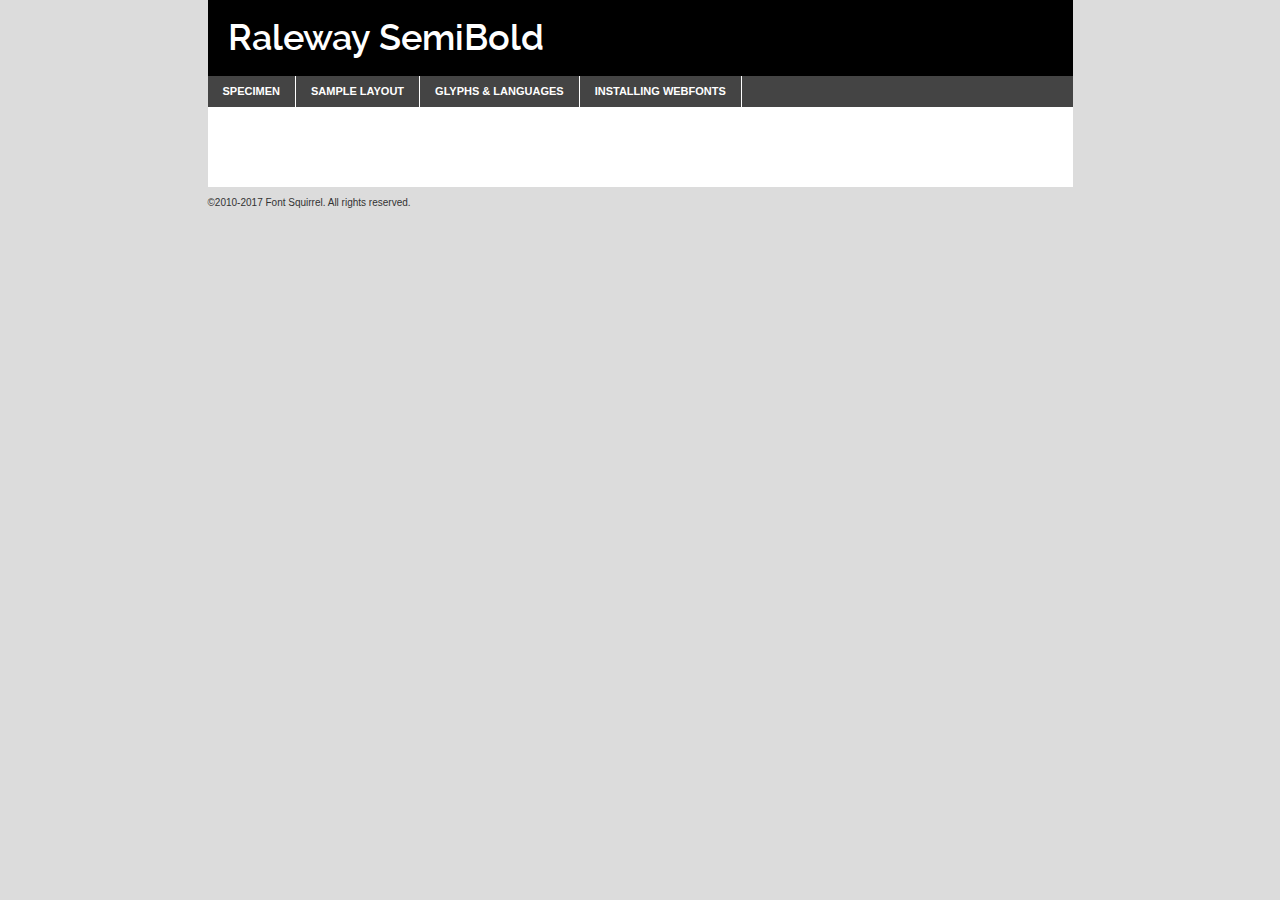
<file: font/font_semibold/raleway-semibold-demo.html>
<!DOCTYPE html PUBLIC "-//W3C//DTD XHTML 1.0 Transitional//EN"
	"http://www.w3.org/TR/xhtml1/DTD/xhtml1-transitional.dtd">

<html xmlns="http://www.w3.org/1999/xhtml" xml:lang="en" lang="en">
<head>
	<meta http-equiv="Content-Type" content="text/html; charset=utf-8" />
	<script src="http://ajax.googleapis.com/ajax/libs/jquery/1.7.2/jquery.min.js" type="text/javascript" charset="utf-8"></script>
	<script type="text/javascript">
	(function($){$.fn.easyTabs=function(option){var param=jQuery.extend({fadeSpeed:"fast",defaultContent:1,activeClass:'active'},option);$(this).each(function(){var thisId="#"+this.id;if(param.defaultContent==''){param.defaultContent=1;}
	if(typeof param.defaultContent=="number")
	{var defaultTab=$(thisId+" .tabs li:eq("+(param.defaultContent-1)+") a").attr('href').substr(1);}else{var defaultTab=param.defaultContent;}
	$(thisId+" .tabs li a").each(function(){var tabToHide=$(this).attr('href').substr(1);$("#"+tabToHide).addClass('easytabs-tab-content');});hideAll();changeContent(defaultTab);function hideAll(){$(thisId+" .easytabs-tab-content").hide();}
	function changeContent(tabId){hideAll();$(thisId+" .tabs li").removeClass(param.activeClass);$(thisId+" .tabs li a[href=#"+tabId+"]").closest('li').addClass(param.activeClass);if(param.fadeSpeed!="none")
	{$(thisId+" #"+tabId).fadeIn(param.fadeSpeed);}else{$(thisId+" #"+tabId).show();}}
	$(thisId+" .tabs li").click(function(){var tabId=$(this).find('a').attr('href').substr(1);changeContent(tabId);return false;});});}})(jQuery);
	</script>
	<link rel="stylesheet" href="specimen_files/specimen_stylesheet.css" type="text/css" charset="utf-8" />
	<link rel="stylesheet" href="stylesheet.css" type="text/css" charset="utf-8" />

	<style type="text/css">
					body{
				font-family: 'ralewaysemibold';
							}
		</style>

	<title>Raleway SemiBold Specimen</title>
	
	
	<script type="text/javascript" charset="utf-8">
		$(document).ready(function() {
			$('#container').easyTabs({defaultContent:1});
		});
	</script>
</head>

<body>
<div id="container">
	<div id="header">
		Raleway SemiBold	</div>
	<ul class="tabs">
		<li><a href="#specimen">Specimen</a></li>
		<li><a href="#layout">Sample Layout</a></li>
				<li><a href="#glyphs">Glyphs &amp; Languages</a></li>
		<li><a href="#installing">Installing Webfonts</a></li>
		
	</ul>
	
	<div id="main_content">

		
			<div id="specimen">
		
				<div class="section">
					<div class="grid12 firstcol">
						<div class="huge">AaBb</div>
					</div>
				</div>
		
				<div class="section">
					<div class="glyph_range">A&#x200B;B&#x200b;C&#x200b;D&#x200b;E&#x200b;F&#x200b;G&#x200b;H&#x200b;I&#x200b;J&#x200b;K&#x200b;L&#x200b;M&#x200b;N&#x200b;O&#x200b;P&#x200b;Q&#x200b;R&#x200b;S&#x200b;T&#x200b;U&#x200b;V&#x200b;W&#x200b;X&#x200b;Y&#x200b;Z&#x200b;a&#x200b;b&#x200b;c&#x200b;d&#x200b;e&#x200b;f&#x200b;g&#x200b;h&#x200b;i&#x200b;j&#x200b;k&#x200b;l&#x200b;m&#x200b;n&#x200b;o&#x200b;p&#x200b;q&#x200b;r&#x200b;s&#x200b;t&#x200b;u&#x200b;v&#x200b;w&#x200b;x&#x200b;y&#x200b;z&#x200b;1&#x200b;2&#x200b;3&#x200b;4&#x200b;5&#x200b;6&#x200b;7&#x200b;8&#x200b;9&#x200b;0&#x200b;&amp;&#x200b;.&#x200b;,&#x200b;?&#x200b;!&#x200b;&#64;&#x200b;(&#x200b;)&#x200b;#&#x200b;$&#x200b;%&#x200b;*&#x200b;+&#x200b;-&#x200b;=&#x200b;:&#x200b;;</div>
				</div>
				<div class="section">
					<div class="grid12 firstcol">
						<table class="sample_table">
							<tr><td>10</td><td class="size10">abcdefghijklmnopqrstuvwxyzABCDEFGHIJKLMNOPQRSTUVWXYZ0123456789abcdefghijklmnopqrstuvwxyzABCDEFGHIJKLMNOPQRSTUVWXYZ0123456789abcdefghijklmnopqrstuvwxyzABCDEFGHIJKLMNOPQRSTUVWXYZ</td></tr>
							<tr><td>11</td><td class="size11">abcdefghijklmnopqrstuvwxyzABCDEFGHIJKLMNOPQRSTUVWXYZ0123456789abcdefghijklmnopqrstuvwxyzABCDEFGHIJKLMNOPQRSTUVWXYZ0123456789abcdefghijklmnopqrstuvwxyzABCDEFGHIJKLMNOPQRSTUVWXYZ</td></tr>
							<tr><td>12</td><td class="size12">abcdefghijklmnopqrstuvwxyzABCDEFGHIJKLMNOPQRSTUVWXYZ0123456789abcdefghijklmnopqrstuvwxyzABCDEFGHIJKLMNOPQRSTUVWXYZ0123456789abcdefghijklmnopqrstuvwxyzABCDEFGHIJKLMNOPQRSTUVWXYZ</td></tr>
							<tr><td>13</td><td class="size13">abcdefghijklmnopqrstuvwxyzABCDEFGHIJKLMNOPQRSTUVWXYZ0123456789abcdefghijklmnopqrstuvwxyzABCDEFGHIJKLMNOPQRSTUVWXYZ0123456789abcdefghijklmnopqrstuvwxyzABCDEFGHIJKLMNOPQRSTUVWXYZ</td></tr>
							<tr><td>14</td><td class="size14">abcdefghijklmnopqrstuvwxyzABCDEFGHIJKLMNOPQRSTUVWXYZ0123456789abcdefghijklmnopqrstuvwxyzABCDEFGHIJKLMNOPQRSTUVWXYZ0123456789abcdefghijklmnopqrstuvwxyzABCDEFGHIJKLMNOPQRSTUVWXYZ</td></tr>
							<tr><td>16</td><td class="size16">abcdefghijklmnopqrstuvwxyzABCDEFGHIJKLMNOPQRSTUVWXYZ0123456789abcdefghijklmnopqrstuvwxyzABCDEFGHIJKLMNOPQRSTUVWXYZ</td></tr>
							<tr><td>18</td><td class="size18">abcdefghijklmnopqrstuvwxyzABCDEFGHIJKLMNOPQRSTUVWXYZ0123456789abcdefghijklmnopqrstuvwxyzABCDEFGHIJKLMNOPQRSTUVWXYZ</td></tr>
							<tr><td>20</td><td class="size20">abcdefghijklmnopqrstuvwxyzABCDEFGHIJKLMNOPQRSTUVWXYZ0123456789abcdefghijklmnopqrstuvwxyzABCDEFGHIJKLMNOPQRSTUVWXYZ</td></tr>
							<tr><td>24</td><td class="size24">abcdefghijklmnopqrstuvwxyzABCDEFGHIJKLMNOPQRSTUVWXYZ0123456789abcdefghijklmnopqrstuvwxyzABCDEFGHIJKLMNOPQRSTUVWXYZ</td></tr>
							<tr><td>30</td><td class="size30">abcdefghijklmnopqrstuvwxyzABCDEFGHIJKLMNOPQRSTUVWXYZ0123456789abcdefghijklmnopqrstuvwxyzABCDEFGHIJKLMNOPQRSTUVWXYZ</td></tr>
							<tr><td>36</td><td class="size36">abcdefghijklmnopqrstuvwxyzABCDEFGHIJKLMNOPQRSTUVWXYZ0123456789abcdefghijklmnopqrstuvwxyzABCDEFGHIJKLMNOPQRSTUVWXYZ</td></tr>
							<tr><td>48</td><td class="size48">abcdefghijklmnopqrstuvwxyzABCDEFGHIJKLMNOPQRSTUVWXYZ0123456789abcdefghijklmnopqrstuvwxyzABCDEFGHIJKLMNOPQRSTUVWXYZ</td></tr>
							<tr><td>60</td><td class="size60">abcdefghijklmnopqrstuvwxyzABCDEFGHIJKLMNOPQRSTUVWXYZ0123456789abcdefghijklmnopqrstuvwxyzABCDEFGHIJKLMNOPQRSTUVWXYZ</td></tr>
							<tr><td>72</td><td class="size72">abcdefghijklmnopqrstuvwxyzABCDEFGHIJKLMNOPQRSTUVWXYZ0123456789abcdefghijklmnopqrstuvwxyzABCDEFGHIJKLMNOPQRSTUVWXYZ</td></tr>
							<tr><td>90</td><td class="size90">abcdefghijklmnopqrstuvwxyzABCDEFGHIJKLMNOPQRSTUVWXYZ0123456789abcdefghijklmnopqrstuvwxyzABCDEFGHIJKLMNOPQRSTUVWXYZ</td></tr>
						</table>
				
					</div>
			
				</div>
		
		
		
								<div class="section" id="bodycomparison">


										<div id="xheight">
				<div class="fontbody">&#x25FC;&#x25FC;&#x25FC;&#x25FC;&#x25FC;&#x25FC;&#x25FC;&#x25FC;&#x25FC;&#x25FC;&#x25FC;&#x25FC;&#x25FC;&#x25FC;&#x25FC;&#x25FC;&#x25FC;&#x25FC;&#x25FC;&#x25FC;&#x25FC;&#x25FC;&#x25FC;&#x25FC;&#x25FC;&#x25FC;&#x25FC;&#x25FC;&#x25FC;&#x25FC;&#x25FC;&#x25FC;&#x25FC;&#x25FC;&#x25FC;&#x25FC;&#x25FC;&#x25FC;&#x25FC;&#x25FC;&#x25FC;&#x25FC;&#x25FC;&#x25FC;&#x25FC;&#x25FC;&#x25FC;&#x25FC;&#x25FC;&#x25FC;&#x25FC;&#x25FC;&#x25FC;&#x25FC;&#x25FC;&#x25FC;&#x25FC;&#x25FC;&#x25FC;&#x25FC;&#x25FC;&#x25FC;&#x25FC;&#x25FC;&#x25FC;&#x25FC;&#x25FC;&#x25FC;&#x25FC;&#x25FC;&#x25FC;&#x25FC;&#x25FC;&#x25FC;&#x25FC;&#x25FC;&#x25FC;&#x25FC;&#x25FC;&#x25FC;&#x25FC;&#x25FC;&#x25FC;&#x25FC;&#x25FC;&#x25FC;&#x25FC;&#x25FC;&#x25FC;&#x25FC;&#x25FC;&#x25FC;&#x25FC;&#x25FC;&#x25FC;&#x25FC;&#x25FC;&#x25FC;&#x25FC;body</div><div class="arialbody">body</div><div class="verdanabody">body</div><div class="georgiabody">body</div></div>
										<div class="fontbody" style="z-index:1">
											body<span>Raleway SemiBold</span>
										</div>
										<div class="arialbody" style="z-index:1">
											body<span>Arial</span>
										</div>
										<div class="verdanabody" style="z-index:1">
											body<span>Verdana</span>
										</div>
										<div class="georgiabody" style="z-index:1">
											body<span>Georgia</span>
										</div>



								</div>
		
		
				<div class="section psample psample_row1" id="">
					
					<div class="grid2 firstcol">
						<p class="size10"><span>10.</span>Aenean lacinia bibendum nulla sed consectetur. Fusce dapibus, tellus ac cursus commodo, tortor mauris condimentum nibh, ut fermentum massa justo sit amet risus. Nullam id dolor id nibh ultricies vehicula ut id elit. Cum sociis natoque penatibus et magnis dis parturient montes, nascetur ridiculus mus. Nulla vitae elit libero, a pharetra augue.</p>
			
					</div>
					<div class="grid3">
						<p class="size11"><span>11.</span>Aenean lacinia bibendum nulla sed consectetur. Fusce dapibus, tellus ac cursus commodo, tortor mauris condimentum nibh, ut fermentum massa justo sit amet risus. Nullam id dolor id nibh ultricies vehicula ut id elit. Cum sociis natoque penatibus et magnis dis parturient montes, nascetur ridiculus mus. Nulla vitae elit libero, a pharetra augue.</p>
			
					</div>
					<div class="grid3">
						<p class="size12"><span>12.</span>Aenean lacinia bibendum nulla sed consectetur. Fusce dapibus, tellus ac cursus commodo, tortor mauris condimentum nibh, ut fermentum massa justo sit amet risus. Nullam id dolor id nibh ultricies vehicula ut id elit. Cum sociis natoque penatibus et magnis dis parturient montes, nascetur ridiculus mus. Nulla vitae elit libero, a pharetra augue.</p>
			
					</div>
					<div class="grid4">
						<p class="size13"><span>13.</span>Aenean lacinia bibendum nulla sed consectetur. Fusce dapibus, tellus ac cursus commodo, tortor mauris condimentum nibh, ut fermentum massa justo sit amet risus. Nullam id dolor id nibh ultricies vehicula ut id elit. Cum sociis natoque penatibus et magnis dis parturient montes, nascetur ridiculus mus. Nulla vitae elit libero, a pharetra augue.</p>
			
					</div>
					<div class="white_blend"></div>
					
				</div>
				<div class="section psample psample_row2" id="">
					<div class="grid3 firstcol">
						<p class="size14"><span>14.</span>Aenean lacinia bibendum nulla sed consectetur. Fusce dapibus, tellus ac cursus commodo, tortor mauris condimentum nibh, ut fermentum massa justo sit amet risus. Nullam id dolor id nibh ultricies vehicula ut id elit. Cum sociis natoque penatibus et magnis dis parturient montes, nascetur ridiculus mus. Nulla vitae elit libero, a pharetra augue.</p>
			
					</div>
					<div class="grid4">
						<p class="size16"><span>16.</span>Aenean lacinia bibendum nulla sed consectetur. Fusce dapibus, tellus ac cursus commodo, tortor mauris condimentum nibh, ut fermentum massa justo sit amet risus. Nullam id dolor id nibh ultricies vehicula ut id elit. Cum sociis natoque penatibus et magnis dis parturient montes, nascetur ridiculus mus. Nulla vitae elit libero, a pharetra augue.</p>
			
					</div>
					<div class="grid5">
						<p class="size18"><span>18.</span>Aenean lacinia bibendum nulla sed consectetur. Fusce dapibus, tellus ac cursus commodo, tortor mauris condimentum nibh, ut fermentum massa justo sit amet risus. Nullam id dolor id nibh ultricies vehicula ut id elit. Cum sociis natoque penatibus et magnis dis parturient montes, nascetur ridiculus mus. Nulla vitae elit libero, a pharetra augue.</p>
			
					</div>

					<div class="white_blend"></div>

				</div>
				
				<div class="section psample psample_row3" id="">
					<div class="grid5 firstcol">
						<p class="size20"><span>20.</span>Aenean lacinia bibendum nulla sed consectetur. Fusce dapibus, tellus ac cursus commodo, tortor mauris condimentum nibh, ut fermentum massa justo sit amet risus. Nullam id dolor id nibh ultricies vehicula ut id elit. Cum sociis natoque penatibus et magnis dis parturient montes, nascetur ridiculus mus. Nulla vitae elit libero, a pharetra augue.</p>
					</div>
					<div class="grid7">
						<p class="size24"><span>24.</span>Aenean lacinia bibendum nulla sed consectetur. Fusce dapibus, tellus ac cursus commodo, tortor mauris condimentum nibh, ut fermentum massa justo sit amet risus. Nullam id dolor id nibh ultricies vehicula ut id elit. Cum sociis natoque penatibus et magnis dis parturient montes, nascetur ridiculus mus. Nulla vitae elit libero, a pharetra augue.</p>
					</div>
					
					<div class="white_blend"></div>
					
				</div>
				
				<div class="section psample psample_row4" id="">
					<div class="grid12 firstcol">
						<p class="size30"><span>30.</span>Aenean lacinia bibendum nulla sed consectetur. Fusce dapibus, tellus ac cursus commodo, tortor mauris condimentum nibh, ut fermentum massa justo sit amet risus. Nullam id dolor id nibh ultricies vehicula ut id elit. Cum sociis natoque penatibus et magnis dis parturient montes, nascetur ridiculus mus. Nulla vitae elit libero, a pharetra augue.</p>
					</div>
					<div class="white_blend"></div>
					
				</div>
				
				
				
				<div class="section psample psample_row1 fullreverse">
					<div class="grid2 firstcol">
						<p class="size10"><span>10.</span>Aenean lacinia bibendum nulla sed consectetur. Fusce dapibus, tellus ac cursus commodo, tortor mauris condimentum nibh, ut fermentum massa justo sit amet risus. Nullam id dolor id nibh ultricies vehicula ut id elit. Cum sociis natoque penatibus et magnis dis parturient montes, nascetur ridiculus mus. Nulla vitae elit libero, a pharetra augue.</p>
			
					</div>
					<div class="grid3">
						<p class="size11"><span>11.</span>Aenean lacinia bibendum nulla sed consectetur. Fusce dapibus, tellus ac cursus commodo, tortor mauris condimentum nibh, ut fermentum massa justo sit amet risus. Nullam id dolor id nibh ultricies vehicula ut id elit. Cum sociis natoque penatibus et magnis dis parturient montes, nascetur ridiculus mus. Nulla vitae elit libero, a pharetra augue.</p>
			
					</div>
					<div class="grid3">
						<p class="size12"><span>12.</span>Aenean lacinia bibendum nulla sed consectetur. Fusce dapibus, tellus ac cursus commodo, tortor mauris condimentum nibh, ut fermentum massa justo sit amet risus. Nullam id dolor id nibh ultricies vehicula ut id elit. Cum sociis natoque penatibus et magnis dis parturient montes, nascetur ridiculus mus. Nulla vitae elit libero, a pharetra augue.</p>
			
					</div>
					<div class="grid4">
						<p class="size13"><span>13.</span>Aenean lacinia bibendum nulla sed consectetur. Fusce dapibus, tellus ac cursus commodo, tortor mauris condimentum nibh, ut fermentum massa justo sit amet risus. Nullam id dolor id nibh ultricies vehicula ut id elit. Cum sociis natoque penatibus et magnis dis parturient montes, nascetur ridiculus mus. Nulla vitae elit libero, a pharetra augue.</p>
			
					</div>
					<div class="black_blend"></div>
					
				</div>
				
				<div class="section psample psample_row2 fullreverse">
					<div class="grid3 firstcol">
						<p class="size14"><span>14.</span>Aenean lacinia bibendum nulla sed consectetur. Fusce dapibus, tellus ac cursus commodo, tortor mauris condimentum nibh, ut fermentum massa justo sit amet risus. Nullam id dolor id nibh ultricies vehicula ut id elit. Cum sociis natoque penatibus et magnis dis parturient montes, nascetur ridiculus mus. Nulla vitae elit libero, a pharetra augue.</p>
			
					</div>
					<div class="grid4">
						<p class="size16"><span>16.</span>Aenean lacinia bibendum nulla sed consectetur. Fusce dapibus, tellus ac cursus commodo, tortor mauris condimentum nibh, ut fermentum massa justo sit amet risus. Nullam id dolor id nibh ultricies vehicula ut id elit. Cum sociis natoque penatibus et magnis dis parturient montes, nascetur ridiculus mus. Nulla vitae elit libero, a pharetra augue.</p>
			
					</div>
					<div class="grid5">
						<p class="size18"><span>18.</span>Aenean lacinia bibendum nulla sed consectetur. Fusce dapibus, tellus ac cursus commodo, tortor mauris condimentum nibh, ut fermentum massa justo sit amet risus. Nullam id dolor id nibh ultricies vehicula ut id elit. Cum sociis natoque penatibus et magnis dis parturient montes, nascetur ridiculus mus. Nulla vitae elit libero, a pharetra augue.</p>
			
					</div>
					<div class="black_blend"></div>

				</div>
				
				<div class="section psample fullreverse psample_row3" id="">
					<div class="grid5 firstcol">
						<p class="size20"><span>20.</span>Aenean lacinia bibendum nulla sed consectetur. Fusce dapibus, tellus ac cursus commodo, tortor mauris condimentum nibh, ut fermentum massa justo sit amet risus. Nullam id dolor id nibh ultricies vehicula ut id elit. Cum sociis natoque penatibus et magnis dis parturient montes, nascetur ridiculus mus. Nulla vitae elit libero, a pharetra augue.</p>
					</div>
					<div class="grid7">
						<p class="size24"><span>24.</span>Aenean lacinia bibendum nulla sed consectetur. Fusce dapibus, tellus ac cursus commodo, tortor mauris condimentum nibh, ut fermentum massa justo sit amet risus. Nullam id dolor id nibh ultricies vehicula ut id elit. Cum sociis natoque penatibus et magnis dis parturient montes, nascetur ridiculus mus. Nulla vitae elit libero, a pharetra augue.</p>
					</div>
					
					<div class="black_blend"></div>
					
				</div>
				
				<div class="section psample fullreverse psample_row4" id="" style="border-bottom: 20px #000 solid;">
					<div class="grid12 firstcol">
						<p class="size30"><span>30.</span>Aenean lacinia bibendum nulla sed consectetur. Fusce dapibus, tellus ac cursus commodo, tortor mauris condimentum nibh, ut fermentum massa justo sit amet risus. Nullam id dolor id nibh ultricies vehicula ut id elit. Cum sociis natoque penatibus et magnis dis parturient montes, nascetur ridiculus mus. Nulla vitae elit libero, a pharetra augue.</p>
					</div>
					<div class="black_blend"></div>
					
				</div>
				
				
				
				
			</div>
			
			<div id="layout">
				
				<div class="section">
					
					<div class="grid12 firstcol">
						<h1>Lorem Ipsum Dolor</h1>
						<h2>Etiam porta sem malesuada magna mollis euismod</h2>
						
						<p class="byline">By <a href="#link">Aenean Lacinia</a></p>
					</div>
				</div>
				<div class="section">
					<div class="grid8 firstcol">
						<p class="large">Donec sed odio dui. Morbi leo risus, porta ac consectetur ac, vestibulum at eros. Fusce dapibus, tellus ac cursus commodo, tortor mauris condimentum nibh, ut fermentum massa justo sit amet risus. </p>

						
						<h3>Pellentesque ornare sem</h3>

						<p>Maecenas sed diam eget risus varius blandit sit amet non magna. Maecenas faucibus mollis interdum. Donec ullamcorper nulla non metus auctor fringilla. Nullam id dolor id nibh ultricies vehicula ut id elit. Nullam id dolor id nibh ultricies vehicula ut id elit. </p>

						<p>Aenean eu leo quam. Pellentesque ornare sem lacinia quam venenatis vestibulum. Lorem ipsum dolor sit amet, consectetur adipiscing elit. Cum sociis natoque penatibus et magnis dis parturient montes, nascetur ridiculus mus. </p>

						<p>Nulla vitae elit libero, a pharetra augue. Praesent commodo cursus magna, vel scelerisque nisl consectetur et. Aenean lacinia bibendum nulla sed consectetur. </p>

						<p>Nullam quis risus eget urna mollis ornare vel eu leo. Nullam quis risus eget urna mollis ornare vel eu leo. Maecenas sed diam eget risus varius blandit sit amet non magna. Donec ullamcorper nulla non metus auctor fringilla. </p>

						<h3>Cras mattis consectetur</h3>

						<p>Aenean eu leo quam. Pellentesque ornare sem lacinia quam venenatis vestibulum. Aenean lacinia bibendum nulla sed consectetur. Integer posuere erat a ante venenatis dapibus posuere velit aliquet. Cras mattis consectetur purus sit amet fermentum. </p>

						<p>Nullam id dolor id nibh ultricies vehicula ut id elit. Nullam quis risus eget urna mollis ornare vel eu leo. Cras mattis consectetur purus sit amet fermentum.</p>
					</div>
					
					<div class="grid4 sidebar">
						
						<div class="box reverse">
							<p class="last">Nullam quis risus eget urna mollis ornare vel eu leo. Donec ullamcorper nulla non metus auctor fringilla. Cras mattis consectetur purus sit amet fermentum. Sed posuere consectetur est at lobortis. Lorem ipsum dolor sit amet, consectetur adipiscing elit. </p>
						</div>
						
						<p class="caption">Maecenas sed diam eget risus varius.</p>

						<p>Vestibulum id ligula porta felis euismod semper. Integer posuere erat a ante venenatis dapibus posuere velit aliquet. Vestibulum id ligula porta felis euismod semper. Sed posuere consectetur est at lobortis. Maecenas sed diam eget risus varius blandit sit amet non magna. Fusce dapibus, tellus ac cursus commodo, tortor mauris condimentum nibh, ut fermentum massa justo sit amet risus. </p>

					

						<p>Duis mollis, est non commodo luctus, nisi erat porttitor ligula, eget lacinia odio sem nec elit. Aenean lacinia bibendum nulla sed consectetur. Vivamus sagittis lacus vel augue laoreet rutrum faucibus dolor auctor. Aenean lacinia bibendum nulla sed consectetur. Nullam quis risus eget urna mollis ornare vel eu leo. </p>

						<p>Praesent commodo cursus magna, vel scelerisque nisl consectetur et. Donec ullamcorper nulla non metus auctor fringilla. Maecenas faucibus mollis interdum. Fusce dapibus, tellus ac cursus commodo, tortor mauris condimentum nibh, ut fermentum massa justo sit amet risus. </p>

					</div>
				</div>
				
			</div>


			



		<div id="glyphs">
			<div class="section">
				<div class="grid12 firstcol">
			
				<h1>Language Support</h1>
				<p>The subset of Raleway SemiBold in this kit supports the following languages:<br />
			
					Albanian, Basque, Breton, Chamorro, Danish, Dutch, English, Faroese, Finnish, French, Frisian, Galician, German, Icelandic, Italian, Malagasy, Norwegian, Portuguese, Spanish, Alsatian, Aragonese, Arapaho, Arrernte, Asturian, Aymara, Bislama, Cebuano, Corsican, Fijian, French_creole, Genoese, Gilbertese, Greenlandic, Haitian_creole, Hiligaynon, Hmong, Hopi, Ibanag, Iloko_ilokano, Indonesian, Interglossa_glosa, Interlingua, Irish_gaelic, Jerriais, Lojban, Lombard, Luxembourgeois, Manx, Mohawk, Norfolk_pitcairnese, Occitan, Oromo, Pangasinan, Papiamento, Piedmontese, Potawatomi, Rhaeto-romance, Romansh, Rotokas, Sami_lule, Samoan, Sardinian, Scots_gaelic, Seychelles_creole, Shona, Sicilian, Somali, Southern_ndebele, Swahili, Swati_swazi, Tagalog_filipino_pilipino, Tetum, Tok_pisin, Uyghur_latinized, Volapuk, Walloon, Warlpiri, Xhosa, Yapese, Zulu, Latinbasic, Ubasic, Demo				</p>
				<h1>Glyph Chart</h1>
				<p>The subset of Raleway SemiBold in this kit includes all the glyphs listed below. Unicode entities are included above each glyph to help you insert individual characters into your layout.</p>
				<div id="glyph_chart">
			
																				 <div><p>&amp;#13;</p>&#13;</div>
																				 <div><p>&amp;#32;</p>&#32;</div>
																				 <div><p>&amp;#33;</p>&#33;</div>
																				 <div><p>&amp;#34;</p>&#34;</div>
																				 <div><p>&amp;#35;</p>&#35;</div>
																				 <div><p>&amp;#36;</p>&#36;</div>
																				 <div><p>&amp;#37;</p>&#37;</div>
																				 <div><p>&amp;#38;</p>&#38;</div>
																				 <div><p>&amp;#39;</p>&#39;</div>
																				 <div><p>&amp;#40;</p>&#40;</div>
																				 <div><p>&amp;#41;</p>&#41;</div>
																				 <div><p>&amp;#42;</p>&#42;</div>
																				 <div><p>&amp;#43;</p>&#43;</div>
																				 <div><p>&amp;#44;</p>&#44;</div>
																				 <div><p>&amp;#45;</p>&#45;</div>
																				 <div><p>&amp;#46;</p>&#46;</div>
																				 <div><p>&amp;#47;</p>&#47;</div>
																				 <div><p>&amp;#48;</p>&#48;</div>
																				 <div><p>&amp;#49;</p>&#49;</div>
																				 <div><p>&amp;#50;</p>&#50;</div>
																				 <div><p>&amp;#51;</p>&#51;</div>
																				 <div><p>&amp;#52;</p>&#52;</div>
																				 <div><p>&amp;#53;</p>&#53;</div>
																				 <div><p>&amp;#54;</p>&#54;</div>
																				 <div><p>&amp;#55;</p>&#55;</div>
																				 <div><p>&amp;#56;</p>&#56;</div>
																				 <div><p>&amp;#57;</p>&#57;</div>
																				 <div><p>&amp;#58;</p>&#58;</div>
																				 <div><p>&amp;#59;</p>&#59;</div>
																				 <div><p>&amp;#60;</p>&#60;</div>
																				 <div><p>&amp;#61;</p>&#61;</div>
																				 <div><p>&amp;#62;</p>&#62;</div>
																				 <div><p>&amp;#63;</p>&#63;</div>
																				 <div><p>&amp;#64;</p>&#64;</div>
																				 <div><p>&amp;#65;</p>&#65;</div>
																				 <div><p>&amp;#66;</p>&#66;</div>
																				 <div><p>&amp;#67;</p>&#67;</div>
																				 <div><p>&amp;#68;</p>&#68;</div>
																				 <div><p>&amp;#69;</p>&#69;</div>
																				 <div><p>&amp;#70;</p>&#70;</div>
																				 <div><p>&amp;#71;</p>&#71;</div>
																				 <div><p>&amp;#72;</p>&#72;</div>
																				 <div><p>&amp;#73;</p>&#73;</div>
																				 <div><p>&amp;#74;</p>&#74;</div>
																				 <div><p>&amp;#75;</p>&#75;</div>
																				 <div><p>&amp;#76;</p>&#76;</div>
																				 <div><p>&amp;#77;</p>&#77;</div>
																				 <div><p>&amp;#78;</p>&#78;</div>
																				 <div><p>&amp;#79;</p>&#79;</div>
																				 <div><p>&amp;#80;</p>&#80;</div>
																				 <div><p>&amp;#81;</p>&#81;</div>
																				 <div><p>&amp;#82;</p>&#82;</div>
																				 <div><p>&amp;#83;</p>&#83;</div>
																				 <div><p>&amp;#84;</p>&#84;</div>
																				 <div><p>&amp;#85;</p>&#85;</div>
																				 <div><p>&amp;#86;</p>&#86;</div>
																				 <div><p>&amp;#87;</p>&#87;</div>
																				 <div><p>&amp;#88;</p>&#88;</div>
																				 <div><p>&amp;#89;</p>&#89;</div>
																				 <div><p>&amp;#90;</p>&#90;</div>
																				 <div><p>&amp;#91;</p>&#91;</div>
																				 <div><p>&amp;#92;</p>&#92;</div>
																				 <div><p>&amp;#93;</p>&#93;</div>
																				 <div><p>&amp;#94;</p>&#94;</div>
																				 <div><p>&amp;#95;</p>&#95;</div>
																				 <div><p>&amp;#96;</p>&#96;</div>
																				 <div><p>&amp;#97;</p>&#97;</div>
																				 <div><p>&amp;#98;</p>&#98;</div>
																				 <div><p>&amp;#99;</p>&#99;</div>
																				 <div><p>&amp;#100;</p>&#100;</div>
																				 <div><p>&amp;#101;</p>&#101;</div>
																				 <div><p>&amp;#102;</p>&#102;</div>
																				 <div><p>&amp;#103;</p>&#103;</div>
																				 <div><p>&amp;#104;</p>&#104;</div>
																				 <div><p>&amp;#105;</p>&#105;</div>
																				 <div><p>&amp;#106;</p>&#106;</div>
																				 <div><p>&amp;#107;</p>&#107;</div>
																				 <div><p>&amp;#108;</p>&#108;</div>
																				 <div><p>&amp;#109;</p>&#109;</div>
																				 <div><p>&amp;#110;</p>&#110;</div>
																				 <div><p>&amp;#111;</p>&#111;</div>
																				 <div><p>&amp;#112;</p>&#112;</div>
																				 <div><p>&amp;#113;</p>&#113;</div>
																				 <div><p>&amp;#114;</p>&#114;</div>
																				 <div><p>&amp;#115;</p>&#115;</div>
																				 <div><p>&amp;#116;</p>&#116;</div>
																				 <div><p>&amp;#117;</p>&#117;</div>
																				 <div><p>&amp;#118;</p>&#118;</div>
																				 <div><p>&amp;#119;</p>&#119;</div>
																				 <div><p>&amp;#120;</p>&#120;</div>
																				 <div><p>&amp;#121;</p>&#121;</div>
																				 <div><p>&amp;#122;</p>&#122;</div>
																				 <div><p>&amp;#123;</p>&#123;</div>
																				 <div><p>&amp;#124;</p>&#124;</div>
																				 <div><p>&amp;#125;</p>&#125;</div>
																				 <div><p>&amp;#126;</p>&#126;</div>
																				 <div><p>&amp;#160;</p>&#160;</div>
																				 <div><p>&amp;#161;</p>&#161;</div>
																				 <div><p>&amp;#162;</p>&#162;</div>
																				 <div><p>&amp;#163;</p>&#163;</div>
																				 <div><p>&amp;#165;</p>&#165;</div>
																				 <div><p>&amp;#166;</p>&#166;</div>
																				 <div><p>&amp;#167;</p>&#167;</div>
																				 <div><p>&amp;#168;</p>&#168;</div>
																				 <div><p>&amp;#169;</p>&#169;</div>
																				 <div><p>&amp;#170;</p>&#170;</div>
																				 <div><p>&amp;#171;</p>&#171;</div>
																				 <div><p>&amp;#172;</p>&#172;</div>
																				 <div><p>&amp;#173;</p>&#173;</div>
																				 <div><p>&amp;#174;</p>&#174;</div>
																				 <div><p>&amp;#175;</p>&#175;</div>
																				 <div><p>&amp;#176;</p>&#176;</div>
																				 <div><p>&amp;#177;</p>&#177;</div>
																				 <div><p>&amp;#178;</p>&#178;</div>
																				 <div><p>&amp;#179;</p>&#179;</div>
																				 <div><p>&amp;#180;</p>&#180;</div>
																				 <div><p>&amp;#181;</p>&#181;</div>
																				 <div><p>&amp;#182;</p>&#182;</div>
																				 <div><p>&amp;#183;</p>&#183;</div>
																				 <div><p>&amp;#184;</p>&#184;</div>
																				 <div><p>&amp;#185;</p>&#185;</div>
																				 <div><p>&amp;#186;</p>&#186;</div>
																				 <div><p>&amp;#187;</p>&#187;</div>
																				 <div><p>&amp;#188;</p>&#188;</div>
																				 <div><p>&amp;#189;</p>&#189;</div>
																				 <div><p>&amp;#190;</p>&#190;</div>
																				 <div><p>&amp;#191;</p>&#191;</div>
																				 <div><p>&amp;#192;</p>&#192;</div>
																				 <div><p>&amp;#193;</p>&#193;</div>
																				 <div><p>&amp;#194;</p>&#194;</div>
																				 <div><p>&amp;#195;</p>&#195;</div>
																				 <div><p>&amp;#196;</p>&#196;</div>
																				 <div><p>&amp;#197;</p>&#197;</div>
																				 <div><p>&amp;#198;</p>&#198;</div>
																				 <div><p>&amp;#199;</p>&#199;</div>
																				 <div><p>&amp;#200;</p>&#200;</div>
																				 <div><p>&amp;#201;</p>&#201;</div>
																				 <div><p>&amp;#202;</p>&#202;</div>
																				 <div><p>&amp;#203;</p>&#203;</div>
																				 <div><p>&amp;#204;</p>&#204;</div>
																				 <div><p>&amp;#205;</p>&#205;</div>
																				 <div><p>&amp;#206;</p>&#206;</div>
																				 <div><p>&amp;#207;</p>&#207;</div>
																				 <div><p>&amp;#208;</p>&#208;</div>
																				 <div><p>&amp;#209;</p>&#209;</div>
																				 <div><p>&amp;#210;</p>&#210;</div>
																				 <div><p>&amp;#211;</p>&#211;</div>
																				 <div><p>&amp;#212;</p>&#212;</div>
																				 <div><p>&amp;#213;</p>&#213;</div>
																				 <div><p>&amp;#214;</p>&#214;</div>
																				 <div><p>&amp;#215;</p>&#215;</div>
																				 <div><p>&amp;#216;</p>&#216;</div>
																				 <div><p>&amp;#217;</p>&#217;</div>
																				 <div><p>&amp;#218;</p>&#218;</div>
																				 <div><p>&amp;#219;</p>&#219;</div>
																				 <div><p>&amp;#220;</p>&#220;</div>
																				 <div><p>&amp;#221;</p>&#221;</div>
																				 <div><p>&amp;#222;</p>&#222;</div>
																				 <div><p>&amp;#223;</p>&#223;</div>
																				 <div><p>&amp;#224;</p>&#224;</div>
																				 <div><p>&amp;#225;</p>&#225;</div>
																				 <div><p>&amp;#226;</p>&#226;</div>
																				 <div><p>&amp;#227;</p>&#227;</div>
																				 <div><p>&amp;#228;</p>&#228;</div>
																				 <div><p>&amp;#229;</p>&#229;</div>
																				 <div><p>&amp;#230;</p>&#230;</div>
																				 <div><p>&amp;#231;</p>&#231;</div>
																				 <div><p>&amp;#232;</p>&#232;</div>
																				 <div><p>&amp;#233;</p>&#233;</div>
																				 <div><p>&amp;#234;</p>&#234;</div>
																				 <div><p>&amp;#235;</p>&#235;</div>
																				 <div><p>&amp;#236;</p>&#236;</div>
																				 <div><p>&amp;#237;</p>&#237;</div>
																				 <div><p>&amp;#238;</p>&#238;</div>
																				 <div><p>&amp;#239;</p>&#239;</div>
																				 <div><p>&amp;#240;</p>&#240;</div>
																				 <div><p>&amp;#241;</p>&#241;</div>
																				 <div><p>&amp;#242;</p>&#242;</div>
																				 <div><p>&amp;#243;</p>&#243;</div>
																				 <div><p>&amp;#244;</p>&#244;</div>
																				 <div><p>&amp;#245;</p>&#245;</div>
																				 <div><p>&amp;#246;</p>&#246;</div>
																				 <div><p>&amp;#247;</p>&#247;</div>
																				 <div><p>&amp;#248;</p>&#248;</div>
																				 <div><p>&amp;#249;</p>&#249;</div>
																				 <div><p>&amp;#250;</p>&#250;</div>
																				 <div><p>&amp;#251;</p>&#251;</div>
																				 <div><p>&amp;#252;</p>&#252;</div>
																				 <div><p>&amp;#253;</p>&#253;</div>
																				 <div><p>&amp;#254;</p>&#254;</div>
																				 <div><p>&amp;#255;</p>&#255;</div>
																				 <div><p>&amp;#338;</p>&#338;</div>
																				 <div><p>&amp;#339;</p>&#339;</div>
																				 <div><p>&amp;#376;</p>&#376;</div>
																				 <div><p>&amp;#710;</p>&#710;</div>
																				 <div><p>&amp;#732;</p>&#732;</div>
																				 <div><p>&amp;#8192;</p>&#8192;</div>
																				 <div><p>&amp;#8193;</p>&#8193;</div>
																				 <div><p>&amp;#8194;</p>&#8194;</div>
																				 <div><p>&amp;#8195;</p>&#8195;</div>
																				 <div><p>&amp;#8196;</p>&#8196;</div>
																				 <div><p>&amp;#8197;</p>&#8197;</div>
																				 <div><p>&amp;#8198;</p>&#8198;</div>
																				 <div><p>&amp;#8199;</p>&#8199;</div>
																				 <div><p>&amp;#8200;</p>&#8200;</div>
																				 <div><p>&amp;#8201;</p>&#8201;</div>
																				 <div><p>&amp;#8202;</p>&#8202;</div>
																				 <div><p>&amp;#8208;</p>&#8208;</div>
																				 <div><p>&amp;#8209;</p>&#8209;</div>
																				 <div><p>&amp;#8210;</p>&#8210;</div>
																				 <div><p>&amp;#8211;</p>&#8211;</div>
																				 <div><p>&amp;#8212;</p>&#8212;</div>
																				 <div><p>&amp;#8216;</p>&#8216;</div>
																				 <div><p>&amp;#8217;</p>&#8217;</div>
																				 <div><p>&amp;#8218;</p>&#8218;</div>
																				 <div><p>&amp;#8220;</p>&#8220;</div>
																				 <div><p>&amp;#8221;</p>&#8221;</div>
																				 <div><p>&amp;#8222;</p>&#8222;</div>
																				 <div><p>&amp;#8226;</p>&#8226;</div>
																				 <div><p>&amp;#8230;</p>&#8230;</div>
																				 <div><p>&amp;#8239;</p>&#8239;</div>
																				 <div><p>&amp;#8249;</p>&#8249;</div>
																				 <div><p>&amp;#8250;</p>&#8250;</div>
																				 <div><p>&amp;#8287;</p>&#8287;</div>
																				 <div><p>&amp;#8364;</p>&#8364;</div>
																				 <div><p>&amp;#8482;</p>&#8482;</div>
																				 <div><p>&amp;#9724;</p>&#9724;</div>
																				 <div><p>&amp;#64257;</p>&#64257;</div>
																				 <div><p>&amp;#64258;</p>&#64258;</div>
																				 <div><p>&amp;#64259;</p>&#64259;</div>
																				 <div><p>&amp;#64260;</p>&#64260;</div>
																																						</div>	
				</div>
		
		
			</div>
		</div>
		
		
		<div id="specs">
			
		</div>
	
		<div id="installing">
			<div class="section">
				<div class="grid7 firstcol">
					<h1>Installing Webfonts</h1>
					
					<p>Webfonts are supported by all major browser platforms but not all in the same way. There are currently four different font formats that must be included in order to target all browsers. This includes TTF, WOFF, EOT and SVG.</p>
					
					<h2>1. Upload your webfonts</h2>
					<p>You must upload your webfont kit to your website. They should be in or near the same directory as your CSS files.</p>
					
					<h2>2. Include the webfont stylesheet</h2>
					<p>A special CSS @font-face declaration helps the various browsers select the appropriate font it needs without causing you a bunch of headaches. Learn more about this syntax by reading the <a href="https://www.fontspring.com/blog/further-hardening-of-the-bulletproof-syntax">Fontspring blog post</a> about it. The code for it is as follows:</p>


<code>
@font-face{ 
	font-family: 'MyWebFont';
	src: url('WebFont.eot');
	src: url('WebFont.eot?#iefix') format('embedded-opentype'),
	     url('WebFont.woff') format('woff'),
	     url('WebFont.ttf') format('truetype'),
	     url('WebFont.svg#webfont') format('svg');
}
</code>

	<p>We've already gone ahead and generated the code for you. All you have to do is link to the stylesheet in your HTML, like this:</p>
	<code>&lt;link rel=&quot;stylesheet&quot; href=&quot;stylesheet.css&quot; type=&quot;text/css&quot; charset=&quot;utf-8&quot; /&gt;</code>

					<h2>3. Modify your own stylesheet</h2>
					<p>To take advantage of your new fonts, you must tell your stylesheet to use them. Look at the original @font-face declaration above and find the property called "font-family." The name linked there will be what you use to reference the font. Prepend that webfont name to the font stack in the "font-family" property, inside the selector you want to change. For example:</p>
<code>p { font-family: 'WebFont', Arial, sans-serif; }</code>

<h2>4. Test</h2>
<p>Getting webfonts to work cross-browser <em>can</em> be tricky. Use the information in the sidebar to help you if you find that fonts aren't loading in a particular browser.</p>
				</div>
				
				<div class="grid5 sidebar">
					<div class="box">
						<h2>Troubleshooting<br />Font-Face Problems</h2>
						<p>Having trouble getting your webfonts to load in your new website? Here are some tips to sort out what might be the problem.</p>

						<h3>Fonts not showing in any browser</h3>

						<p>This sounds like you need to work on the plumbing. You either did not upload the fonts to the correct directory, or you did not link the fonts properly in the CSS. If you've confirmed that all this is correct and you still have a problem, take a look at your .htaccess file and see if requests are getting intercepted.</p>

						<h3>Fonts not loading in iPhone or iPad</h3>

						<p>The most common problem here is that you are serving the fonts from an IIS server. IIS refuses to serve files that have unknown MIME types. If that is the case, you must set the MIME type for SVG to "image/svg+xml" in the server settings. Follow these instructions from Microsoft if you need help.</p>

						<h3>Fonts not loading in Firefox</h3>

						<p>The primary reason for this failure? You are still using a version Firefox older than 3.5. So upgrade already! If that isn't it, then you are very likely serving fonts from a different domain. Firefox requires that all font assets be served from the same domain. Lastly it is possible that you need to add WOFF to your list of MIME types (if you are serving via IIS.)</p>

						<h3>Fonts not loading in IE</h3>

						<p>Are you looking at Internet Explorer on an actual Windows machine or are you cheating by using a service like Adobe BrowserLab? Many of these screenshot services do not render @font-face for IE. Best to test it on a real machine.</p>

						<h3>Fonts not loading in IE9</h3>

						<p>IE9, like Firefox, requires that fonts be served from the same domain as the website. Make sure that is the case.</p>
					</div>
				</div>
			</div>
			
		</div>
	
	</div>
	<div id="footer">
		<p>&copy;2010-2017 Font Squirrel. All rights reserved.</p>
	</div>
</div>
</body>
</html>
</file>
<file: font/extra_bold/stylesheet.css>
/*! Generated by Font Squirrel (https://www.fontsquirrel.com) on March 13, 2022 */



@font-face {
    font-family: 'ralewayextrabold';
    src: url('raleway-extrabold-webfont.woff2') format('woff2'),
         url('raleway-extrabold-webfont.woff') format('woff');
    font-weight: normal;
    font-style: normal;

}
</file>
<file: font/font_bold/stylesheet.css>
/*! Generated by Font Squirrel (https://www.fontsquirrel.com) on March 13, 2022 */



@font-face {
    font-family: 'ralewaybold';
    src: url('raleway-bold-webfont.woff2') format('woff2'),
         url('raleway-bold-webfont.woff') format('woff');
    font-weight: normal;
    font-style: normal;

}
</file>
<file: font/font_mince/stylesheet.css>
/*! Generated by Font Squirrel (https://www.fontsquirrel.com) on March 13, 2022 */



@font-face {
    font-family: 'ralewaythin';
    src: url('raleway-thin-webfont.woff2') format('woff2'),
         url('raleway-thin-webfont.woff') format('woff');
    font-weight: normal;
    font-style: normal;

}
</file>
<file: font/font_regular/stylesheet.css>
/*! Generated by Font Squirrel (https://www.fontsquirrel.com) on March 13, 2022 */



@font-face {
    font-family: 'ralewayregular';
    src: url('raleway-regular-webfont.woff2') format('woff2'),
         url('raleway-regular-webfont.woff') format('woff');
    font-weight: normal;
    font-style: normal;

}
</file>
<file: font/font_semibold/stylesheet.css>
/*! Generated by Font Squirrel (https://www.fontsquirrel.com) on March 13, 2022 */



@font-face {
    font-family: 'ralewaysemibold';
    src: url('raleway-semibold-webfont.woff2') format('woff2'),
         url('raleway-semibold-webfont.woff') format('woff');
    font-weight: normal;
    font-style: normal;

}
</file>
<file: Style.css>
/* reset css */

* {
    margin: 0;
    padding: 0;
}

/* police */
@font-face {
    font-family: 'ralewayextrabold';
    src: url('font/extra_bold/raleway-extrabold-webfont.woff2') format('woff2'),
         url('font/extra_bold/raleway-extrabold-webfont.woff') format('woff');
    font-weight: normal;
    font-style: normal;
}

@font-face {
    font-family: 'ralewaybold';
    src: url('font/font_bold/raleway-bold-webfont.woff2') format('woff2'),
         url('font/font_bold/raleway-bold-webfont.woff') format('woff');
    font-weight: normal;
    font-style: normal;

}

@font-face {
    font-family: 'ralewaysemibold';
    src: url('font/font_semibold/raleway-semibold-webfont.woff2') format('woff2'),
         url('font/font_semibold/raleway-semibold-webfont.woff') format('woff');
    font-weight: normal;
    font-style: normal;

}

@font-face {
    font-family: 'ralewayregular';
    src: url('font/font_regular/raleway-regular-webfont.woff2') format('woff2'),
         url('font/font_regular/raleway-regular-webfont.woff') format('woff');
    font-weight: normal;
    font-style: normal;

}

@font-face {
    font-family: 'ralewaythin';
    src: url('font/font_mince/raleway-thin-webfont.woff2') format('woff2'),
         url('font/font_mince/raleway-thin-webfont.woff') format('woff');
    font-weight: normal;
    font-style: normal;
}

* {
    margin: 0;
    padding: 0;
}

body {
    font-family: 'Raleway', sans-serif;
}


/* Début de header */


header{
    margin-top: 47px;
}

#blockpage-1{
    display: flex;
    justify-content:space-between ;
}
                                  
.img-booki{
    width: 80px;
    height: 40px;
    margin-left: 30px;
    margin-top: -15px;
    object-fit: cover;
}
                                  
.nav-1{
    margin-right: 55px;
    list-style: none;
    display: flex;
}
                                  
.li-1{
    margin-right: 10px;
}

.loupe{
    padding-top: 14px;
    padding-left: 12px;
    padding-right: 14px;
    padding-bottom: 30px;
}
                                  
.a1{
    color: black;
    text-decoration: none;
    font-family: 'ralewayregular';
}
                                  
.a1:hover{ 
    color: blue;
    border-top: 3px blue solid;
    padding-top: 43px;
}
 

/* Début de section 1 */
 

#section-1{
    margin-top: 40px;
}
                                  
.title-1{ 
    font-family: 'ralewaysemibold';
    margin-left: 30px;
}
                                  
form{
    margin-left: 30px;
    margin-top: 30px;
}

.text-1{
    font-family: 'ralewaythin';
    font-size: small;
    margin-left: 30px;
}
                                  
#recherche{
    font-family: 'ralewaysemibold';
    background-color: #0065FC;
    color: white;
    padding-left: 5px;
    padding-top: 10px;
    padding-bottom: 9px;
    padding-right: 5px;
    margin-left: -10px;
    border-radius: 0px 10px 10px 0px;
    border-color:#0065FC ;
}
                                  
#zoom{
    color: white;
}
                                  
button{
    width: 40px;
    height: 40px;
    background-color: white;
    color: white;
    border:white 1px solid;
}
                                   
input{
    padding-top: 8px;
    padding-bottom: 8px;
}
                                  
#barre-recherche{
    display: flex;
}
                                   
#icone-1{
    background-color: #F2F2F2;
    padding-right: 12px;
    padding-left: 10px;
    padding-top: 12px;
    padding-bottom: 9px;
    margin-right: -5px;
    border-radius: 10px 0px 0px 10px;
    height: 20px;
}
                                  
#icone-2{
    font-family: 'ralewaysemibold';
    padding-top: 11.5px;
    padding-bottom: 11px;
    border: 1px #F2F2F2 solid;
    border-color: #F2F2F2;
    height: 17px;
    padding-left: 10px;
}
                                    
#icone2:hover{
    border-color: #F2F2F2;
}
       

/* Début de filtres */      
                                                
                                  
.filtres{
    display: flex;
    margin-top: 35px;
}
                                  
#title-filtre{
    font-family: 'ralewaysemibold';
    margin-left: 30px;
    margin-top: 20px;
    font-size: 18px;
}
                                  
.filter-ul{
    display: flex;
    margin-left: 15px;
}           
                                  
.filter-li{
    position: relative;
    left: 20px;
    border: #D7D7D7 solid 2px;
    border-radius: 25px;
    margin-right: 25px;
    margin-bottom: 15px;
    padding: 12px 20px 12px 50px;
    font-family: 'ralewaysemibold';
}
                                  
.filter-li i{
    position: absolute;
    left: -11px;
    top: -2px;
    padding: 13px;
    background-color: #DEEBFF;
    color: #0065FC;
    border: 2px solid #DEEBFF;
    border-radius: 50%;
    margin-right: 10px;
}
                                  
.filter-li:hover{
    background-color: #0065FC;
    color: white;
}
                                  
                                      
/* Début de la partie recherche */

                                  
.search-info{
    margin-left: 30px;
    margin-top: 20px;
    display: flex;
}
                                     
.search-info i{
    display: flex;
    color: #0065FC;
    justify-content: center;
    margin-top: 2px;
}

.text-2{ 
    margin-left: 10px;
    font-family: 'ralewaythin';
    font-size: small;
}
                                     
.service-info{
    color: #0065FC;
    border: 2px #F2F2F2 solid;
    border-radius: 50%;
    height: 20px;
    width: 20px;
    margin-top: -4px;
    font-size: small;
}
                                  
.filter-ul{
    list-style-type: none;
}


/* section 2 Partie Hébergement */



#section-2{
    display: flex;
    justify-content: space-around;
    margin-top: 30px;
}

.block-hebergement{ 
    width: 65%;
    background-color: #d7d7d7;
    border-radius: 25px;
}

.block-title-1{
    margin-left: 60px;
    margin-top: 30px;
    font-size: large;
    font-family: 'ralewaysemibold';
}

.block-1{
    display: flex;
    justify-content: space-evenly;
    flex-wrap: wrap;
}

.mini-block-1{
    height: 170px;
    width: 26%;
    margin-top: 20px;
    background-color: white;
    border-radius: 15px;
    padding: 3px;
    box-shadow: 1px 1px 5px 1px rgba(0,0,0,0.2);
}

.img-1{
    width: 100%;
    height: 100px;
    border-radius: 15px 15px 0px 0px;
    object-fit: cover;
}

.insertion-titre{
    font-family: 'ralewaysemibold';
    font-size: small;
    margin-left: 10px;
}

.insertion-text{
    font-family: 'ralewayregular';
    margin-top: 3px;
}
.star-1{
    color: #0065FC;
    margin-top: 15px;
    font-size: 10px;
}
.star-1-2{
    color: #d7d7d7;
    margin-left: 56px;
    margin-top: -11px;
    font-size: 10px;
}
.star-1-3{
    color: #d7d7d7;
    margin-left: 42px;
    margin-top: -12px;
    font-size: 10px;
}
.sous-titre{
    font-size: medium;
    margin-top: 20px;
    margin-left: 30px;
    font-family: 'ralewaysemibold';
}

#mini{
    margin-top: 15px;
}
#mini-1{
    margin-top: 15px;
}
#mini-2{
    margin-top: 15px;
}

.lien{
    text-decoration: none;
    color: black;
}




/* Partie Les Plus Populaires */



.block-populaire{
    width: 30%;
    background-color: #d7d7d7;
    border-radius: 25px;
}


.block-title-2{
    font-size: large;
    margin-left: 40px;
    margin-top: 20px;
    font-family: 'ralewaysemibold';
}


.title-2{
   display: flex;
   justify-content: space-between;
}

.black-star{
    position: relative;
    right: 40px;
    top: 20px;
}


.block-2{
    display: flex;
    flex-wrap: wrap;
    justify-content: space-around;
    margin-top: 20px;
}

.lien-2{
    text-decoration: none;
    color: black;
    display: flex;
    width: 100%;
}

.mini-block-2{
    height: 120px;
    width: 80%;
    display: flex;
    margin-bottom: 20px;
    background-color: white;
    align-content: space-around;
    border-radius: 15px;
    padding: 3px;
    box-shadow: 1px 1px 5px 1px rgba(0,0,0,0.2);
}


.block-img{
    width: 35%;
}


.img-2{
    width: 100%;
    height: 100%;
    border-radius: 15px 0px 0px 15px;
    object-fit: cover;
}


.block-text-2{
   width: 65%;
   margin-left: 15px;
}


.insertion-titre-2{
    margin-left: 5px;
    margin-top: 15px;
    font-size: small;
    font-family: 'ralewaysemibold';
}



.insertion-text-2{
    flex-wrap: wrap;
    font-family: 'ralewayregular';
    margin-top: 5px;
}

.star-2{
    color: #0065FC;
    margin-top: 35px;
    font-size: 10px;
}

.star-2-1{
    color: #d7d7d7;
    margin-left: 55px;
    margin-top: -12px;
}


/* Partie Activité à Marseille */

.title-activite-2{
    margin-top: 40px;
    margin-left: 40px;
    font-family: 'ralewaysemibold';
}

.parent {
    display: grid;
    margin-left: 40px;
    margin-top: 20px;
    grid-template-columns: repeat(4, 1fr);
    grid-template-rows: repeat(2, 1fr);
    grid-column-gap: 0px;
    grid-row-gap: 0px;
    }
    
    .div1 { grid-area: 1 / 1 / 3 / 2; height: 400px; width: 80%; border-radius: 20px 20px 0px 0px;}
    .div2 { grid-area: 1 / 2 / 2 / 3; height: 150px; width: 80%; border-radius: 20px 20px 0px 0px;}
    .div3 { grid-area: 2 / 2 / 3 / 3; height: 150px; width: 80%; border-radius: 20px 20px 0px 0px; margin-top: 45px;}
    .div4 { grid-area: 1 / 3 / 3 / 4; height: 400px; width: 80%; border-radius: 20px 20px 0px 0px;}
    .div5 { grid-area: 1 / 4 / 2 / 5; height: 150px; width: 80%; border-radius: 20px 20px 0px 0px;}
    .div6 { grid-area: 2 / 4 / 3 / 5; height: 150px; width: 80%; border-radius: 20px 20px 0px 0px; margin-top: 45px;}

.img-3{
    width: 100%;
    height: 100%;
    border-radius: 20px 20px 0px 0px;
    object-fit: cover;
}

.insertion-titre-3{
    padding: 15px;
    margin-top: -5px;
    font-size: medium;
    font-family: 'ralewaysemibold';
    box-shadow: 1px 1px 5px 1px rgba(0,0,0,0.2);
    border-radius: 0px 0px 20px 20px;
}


/* Début de la partie Footer */

footer{
    margin-top: 90px;
}

#color-fond{
    background-color: #D7D7D7;
    width: 100%;
}

#list{
    display: flex;
    justify-content: space-around;
}

.one-list{
    margin-top: 35px;
    
}

.two-list{
    margin-top: 35px;
   
}

.tree-list{
    margin-top: 35px ;
    
}

.title-footer{
    font-family: 'ralewaysemibold';
    font-size: medium;
}

.footer-text{
    margin-top: 15px;
    font-family: 'ralewaythin';
    font-size: medium;
}


/* Début de la partie tablette */


@media screen and (max-width: 992px){


    /* Début de la partie section 2 tablette */


.filter-ul{
    display: flex;
    flex-wrap: wrap;
}


#section-2{
    flex-direction: column-reverse;
}


    /* Début de la partie hebergement tablette */

  
.block-hebergement{
   width: 100%;
   display: flex;
   flex-direction: column;
   justify-content: space-around;
   margin-top: 40px;
   
}

.block-1{
    justify-content: space-evenly;
    width: 100%;
    margin: auto;
    display: flex;
    flex-wrap: wrap;
}


.sous-titre{
    margin-left: 50px;
}

    /* Début de la partie les plus populaire tablette */



.block-populaire{
    width: 100%;
    margin-top: 50px;
}


.block-2{
    display: flex;
    flex-wrap: nowrap;
    justify-content: space-evenly;
    
}

.mini-block-2{
    width: 29%;
}



/* Début de la partie activité tablette */


.parent {
    display: grid;
    grid-template-columns: repeat(2, 1fr);
    grid-template-rows: repeat(4, 1fr);
    grid-column-gap: 0px;
    grid-row-gap: 0px;
    }
    
    .div1 { grid-area: 1 / 1 / 3 / 2; }
    .div2 { grid-area: 1 / 2 / 2 / 3; }
    .div3 { grid-area: 2 / 2 / 3 / 3;  margin-top: 20px;}
    .div4 { grid-area: 3 / 1 / 5 / 2;  margin-top: 60px;}
    .div5 { grid-area: 3 / 2 / 4 / 3;  margin-top: 60px;}
    .div6 { grid-area: 4 / 2 / 5 / 3;  margin-top: 80px;}


}



/* Début de la partie mobile */


@media screen and (max-width: 768px) {




    /* Début de la partie header mobile */



#blockpage-1{
    display: flex;
    flex-direction: column; 
}

.img-booki{
    margin: 0 auto;
    margin-top: -20px;
    width: 100px;
    object-fit: cover;
}


.nav-1{
    width: 100%;
    margin-top: 80px;
    text-align: center;
    border-bottom: #D7D7D7 solid 3px;
}



li:hover{
    border-bottom: #0065FC solid 3px;
    position: relative;
    top: 2px;
}


.li-1{
    width: 50%;
}

.li-2{
    width: 50%;
}

      
.a1:hover{
    border-top: none;
}
    


/* Début de la partie section 1 mobile */


.title-1{
    text-align: center;
    flex-wrap: wrap;
}

.text-1{
    width: auto;
    text-align: center;
}

  
#blockpage-2{
    display: flex;
    justify-content: center;
    flex-wrap: nowrap;
}

#recherche{
    display: none;
}

button{ 
    background-color: #0065FC;
    color: white;
    padding: 8px;
    position: relative;
    right: 10px;
    border-radius: 10px 10px 10px 10px;
}
 

/* Début de la parte filtre mobile */



.filtres{
    flex-direction: column;
}

.filter-ul{
    display: flex;
    flex-wrap: wrap;
    margin-top: 20px;
}

.search-info{
    width: auto;
    justify-content: center;
}

.text-2{
    flex-wrap: wrap;
    margin-left: 15px;
    font-size: medium;
}

/* debut de la partie section 2 mobile */


#section-2{
    display: flex;
    flex-direction: column-reverse;
}


/* block-hebergement version mobile */


.block-hebergement{
   flex-direction: column;
   margin-top: 20px;
   background-color: white;
}

.mini-block-1{
    display: flex;
    flex-direction: column;
    justify-content: center;
    width: 80%;
} 


/* block-populaire version mobile */



.block-populaire{
    width: 100%;
    border-radius: 0px 0px 0px 0px;
}

.block-2{
    flex-wrap: wrap;
}

.mini-block-2{
    width: 80%;
}




/* Début de la partie activité */


.title-activite-2{
    margin-left: 50px;
}

.parent {
    display: grid;
    grid-template-columns: 1fr;
    grid-template-rows: repeat(6, 1fr);
    grid-column-gap: 0px;
    grid-row-gap: 0px;
    margin-left: 50px;
}
    
    .div1 { grid-area: 1 / 1 / 2 / 2; height: 150px; width: 90%; }
    .div2 { grid-area: 2 / 1 / 3 / 2; width: 90%;}
    .div3 { grid-area: 3 / 1 / 4 / 2; width: 90%;}
    .div4 { grid-area: 4 / 1 / 5 / 2;  height: 150px; width: 90%;}
    .div5 { grid-area: 5 / 1 / 6 / 2;  width: 90%;}
    .div6 { grid-area: 6 / 1 / 7 / 2; width: 90%; }


/* Début de la partie footer mobile */


#list{
    flex-direction: column;
    margin-left: 40px;
}




}
</file>
<file: font/extra_bold/specimen_files/specimen_stylesheet.css>
@import url('grid_12-825-55-15.css');

/*  
	CSS Reset by Eric Meyer - Released under Public Domain
    http://meyerweb.com/eric/tools/css/reset/
*/
html, body, div, span, applet, object, iframe,
h1, h2, h3, h4, h5, h6, p, blockquote, pre,
a, abbr, acronym, address, big, cite, code,
del, dfn, em, font, img, ins, kbd, q, s, samp,
small, strike, strong, sub, sup, tt, var,
b, u, i, center, dl, dt, dd, ol, ul, li,
fieldset, form, label, legend, table, 
caption, tbody, tfoot, thead, tr, th, td 
                  {margin: 0;padding: 0;border: 0;outline: 0;
                  font-size: 100%;vertical-align: baseline;
                  background: transparent;}
body              {line-height: 1;}
ol, ul            {list-style: none;}
blockquote, q     {quotes: none;}
blockquote:before, blockquote:after,
q:before, q:after {content: '';	content: none;}
:focus            {outline: 0;}
ins               {text-decoration: none;}
del               {text-decoration: line-through;}
table             {border-collapse: collapse;border-spacing: 0;}




body {
	color: #000;
	background-color: #dcdcdc;
}

a {
	text-decoration: none;
	color: #1883ba;
}

h1{
	font-size: 32px;
	font-weight: normal;
	font-style: normal;
	margin-bottom: 18px;
}

h2{
	font-size: 18px;
}

#container {
	width: 865px;
	margin: 0px auto;
}


#header {
	padding: 20px;
	font-size: 36px;
	background-color: #000;
	color: #fff;
}

#header span {
	color: #666;
}
#main_content {
	background-color: #fff;
	padding: 60px 20px 20px;
}


#footer p {
	margin: 0;
	padding-top: 10px;
	padding-bottom: 50px;
	color: #333;
	font: 10px Arial, sans-serif;
}

.tabs {
	width: 100%;
	height: 31px;
	background-color: #444;
}
.tabs li {
	float:  left;
	margin: 0;
	overflow: hidden;
	background-color: #444;
}
.tabs li a {
	display: block;
	color: #fff;
	text-decoration: none;
	font: bold 11px/11px 'Arial';
	text-transform: uppercase;
	padding: 10px 15px;
	border-right: 1px solid #fff;
}

.tabs li a:hover {
		background-color: #00b3ff;

}

.tabs li.active a {
	color:  #000;
	background-color: #fff;
}



div.huge {
	
	font-size: 300px;
	line-height: 1em;
	padding: 0;
	letter-spacing: -.02em;
	overflow: hidden;
}
div.glyph_range {
	font-size: 72px;
	line-height: 1.1em;
}

.size10{ font-size: 10px; }
.size11{ font-size: 11px; }
.size12{ font-size: 12px; }
.size13{ font-size: 13px; }
.size14{ font-size: 14px; }
.size16{ font-size: 16px; }
.size18{ font-size: 18px; }
.size20{ font-size: 20px; }
.size24{ font-size: 24px; }
.size30{ font-size: 30px; }
.size36{ font-size: 36px; }
.size48{ font-size: 48px; }
.size60{ font-size: 60px; }
.size72{ font-size: 72px; }
.size90{ font-size: 90px; }


.psample_row1 {	height: 120px;}
.psample_row1 {	height: 120px;}
.psample_row2 {	height: 160px;}
.psample_row3 {	height: 160px;}
.psample_row4 {	height: 160px;}

.psample {
	overflow: hidden;
	position: relative;
}
.psample p {
	line-height: 1.3em;
	display: block;
	overflow: hidden;
	margin: 0;
}

.psample span {
	margin-right: .5em;
}

.white_blend {
	width: 100%;
	height: 61px;
	background-image: url([data-uri]);
	position: absolute;
	bottom: 0;
}
.black_blend {
	width: 100%;
	height: 61px;
	background-image: url([data-uri]);
	position: absolute;
	bottom: 0;
}
.fullreverse {
	background:  #000 !important;
	color:  #fff !important;
	margin-left: -20px;
	padding-left: 20px;
	margin-right: -20px;
	padding-right: 20px;
	padding: 20px;
	margin-bottom:0;
}


.sample_table td {
	padding-top: 3px;
	padding-bottom:5px;
	padding-left: 5px;
	vertical-align: middle;
	line-height: 1.2em;
}

.sample_table td:first-child {
	background-color: #eee;
	text-align: right;
	padding-right: 5px;
	padding-left: 0;
	padding: 5px;
	font: 11px/12px "Courier New", Courier, mono;
}

code {
	white-space: pre;
	background-color: #eee;
	display: block;
	padding: 10px;
	margin-bottom: 18px;
	overflow: auto;
}


.bottom,.last 	{margin-bottom:0 !important; padding-bottom:0 !important;}

.box  { 
  padding: 18px; 
  margin-bottom: 18px; 
  background: #eee; 
}

.reverse,.reversed { background:  #000 !important;color:  #fff !important; border: none !important;}

#bodycomparison {
	position: relative;
	overflow: hidden;
	font-size: 72px;
	height: 90px;
	white-space: nowrap;
}

#bodycomparison div{
	font-size: 72px;
	line-height: 90px;
	display: inline;
	margin: 0 15px 0 0;
	padding: 0;
}

#bodycomparison div span{
	font: 10px Arial;
	position: absolute;
	left: 0;
}
#xheight {
	float: none;
	position: absolute;
	color: #d9f3ff;
	font-size: 72px;
	line-height: 90px;
}

.fontbody {
 position: relative;
}
.arialbody{
	font-family: Arial;
	position: relative;
}
.verdanabody{
	font-family: Verdana;
	position: relative;
}
.georgiabody{
	font-family: Georgia;
	position: relative;
}

/* @group Layout page
 */

#layout h1 {
	font-size: 36px;
	line-height: 42px;
	font-weight: normal;
	font-style: normal;
}

#layout h2 {
	font-size: 24px;
	line-height: 23px;
	font-weight: normal;
	font-style: normal;
}

#layout h3 {
	font-size: 22px;
	line-height: 1.4em;
	margin-top: 1em;
	font-weight: normal;
	font-style: normal;
}


#layout p.byline {
	font-size: 12px;
	margin-top: 18px;
	line-height: 12px;
	margin-bottom: 0;
}
#layout p {
	font-size: 14px;
	line-height: 21px;
	margin-bottom: .5em;
}

#layout p.large{
	font-size: 18px;
	line-height: 26px;
}

#layout .sidebar p{
	font-size: 12px;
	line-height: 1.4em;
}

#layout p.caption {
	font-size: 10px;
	margin-top: -16px;
	margin-bottom: 18px;
}

/* @end */

/* @group Glyphs */

#glyph_chart div{
	background-color: #d9f3ff;
	color: black;
	float: left;
	font-size: 36px;
	height: 1.2em;
	line-height: 1.2em;
	margin-bottom: 1px;
	margin-right: 1px;
	text-align: center;
	width: 1.2em;
	position: relative;
	padding: .6em .2em .2em;
}

#glyph_chart div p {
	position: absolute;
	left: 0;
	top: 0;
	display: block;
	text-align: center;
	font: bold 9px Arial, sans-serif;
	background-color: #3a768f;
	width: 100%;
	color: #fff;
	padding: 2px 0;
}


#glyphs h1 {
	font-family: Arial, sans-serif;
}
/* @end */

/* @group Installing */

#installing {
	font: 13px Arial, sans-serif;
}

#installing p,
#glyphs p{
	line-height: 1.2em;
	margin-bottom: 18px;
	font: 13px Arial, sans-serif;
}



#installing h3{
	font-size: 15px;
	margin-top: 18px;
}

/* @end */

#rendering h1 {
	font-family: Arial, sans-serif;
}
.render_table td {
	font: 11px "Courier New", Courier, mono;
	vertical-align: middle;
}
</file>
<file: font/font_bold/specimen_files/specimen_stylesheet.css>
@import url('grid_12-825-55-15.css');

/*  
	CSS Reset by Eric Meyer - Released under Public Domain
    http://meyerweb.com/eric/tools/css/reset/
*/
html, body, div, span, applet, object, iframe,
h1, h2, h3, h4, h5, h6, p, blockquote, pre,
a, abbr, acronym, address, big, cite, code,
del, dfn, em, font, img, ins, kbd, q, s, samp,
small, strike, strong, sub, sup, tt, var,
b, u, i, center, dl, dt, dd, ol, ul, li,
fieldset, form, label, legend, table, 
caption, tbody, tfoot, thead, tr, th, td 
                  {margin: 0;padding: 0;border: 0;outline: 0;
                  font-size: 100%;vertical-align: baseline;
                  background: transparent;}
body              {line-height: 1;}
ol, ul            {list-style: none;}
blockquote, q     {quotes: none;}
blockquote:before, blockquote:after,
q:before, q:after {content: '';	content: none;}
:focus            {outline: 0;}
ins               {text-decoration: none;}
del               {text-decoration: line-through;}
table             {border-collapse: collapse;border-spacing: 0;}




body {
	color: #000;
	background-color: #dcdcdc;
}

a {
	text-decoration: none;
	color: #1883ba;
}

h1{
	font-size: 32px;
	font-weight: normal;
	font-style: normal;
	margin-bottom: 18px;
}

h2{
	font-size: 18px;
}

#container {
	width: 865px;
	margin: 0px auto;
}


#header {
	padding: 20px;
	font-size: 36px;
	background-color: #000;
	color: #fff;
}

#header span {
	color: #666;
}
#main_content {
	background-color: #fff;
	padding: 60px 20px 20px;
}


#footer p {
	margin: 0;
	padding-top: 10px;
	padding-bottom: 50px;
	color: #333;
	font: 10px Arial, sans-serif;
}

.tabs {
	width: 100%;
	height: 31px;
	background-color: #444;
}
.tabs li {
	float:  left;
	margin: 0;
	overflow: hidden;
	background-color: #444;
}
.tabs li a {
	display: block;
	color: #fff;
	text-decoration: none;
	font: bold 11px/11px 'Arial';
	text-transform: uppercase;
	padding: 10px 15px;
	border-right: 1px solid #fff;
}

.tabs li a:hover {
		background-color: #00b3ff;

}

.tabs li.active a {
	color:  #000;
	background-color: #fff;
}



div.huge {
	
	font-size: 300px;
	line-height: 1em;
	padding: 0;
	letter-spacing: -.02em;
	overflow: hidden;
}
div.glyph_range {
	font-size: 72px;
	line-height: 1.1em;
}

.size10{ font-size: 10px; }
.size11{ font-size: 11px; }
.size12{ font-size: 12px; }
.size13{ font-size: 13px; }
.size14{ font-size: 14px; }
.size16{ font-size: 16px; }
.size18{ font-size: 18px; }
.size20{ font-size: 20px; }
.size24{ font-size: 24px; }
.size30{ font-size: 30px; }
.size36{ font-size: 36px; }
.size48{ font-size: 48px; }
.size60{ font-size: 60px; }
.size72{ font-size: 72px; }
.size90{ font-size: 90px; }


.psample_row1 {	height: 120px;}
.psample_row1 {	height: 120px;}
.psample_row2 {	height: 160px;}
.psample_row3 {	height: 160px;}
.psample_row4 {	height: 160px;}

.psample {
	overflow: hidden;
	position: relative;
}
.psample p {
	line-height: 1.3em;
	display: block;
	overflow: hidden;
	margin: 0;
}

.psample span {
	margin-right: .5em;
}

.white_blend {
	width: 100%;
	height: 61px;
	background-image: url([data-uri]);
	position: absolute;
	bottom: 0;
}
.black_blend {
	width: 100%;
	height: 61px;
	background-image: url([data-uri]);
	position: absolute;
	bottom: 0;
}
.fullreverse {
	background:  #000 !important;
	color:  #fff !important;
	margin-left: -20px;
	padding-left: 20px;
	margin-right: -20px;
	padding-right: 20px;
	padding: 20px;
	margin-bottom:0;
}


.sample_table td {
	padding-top: 3px;
	padding-bottom:5px;
	padding-left: 5px;
	vertical-align: middle;
	line-height: 1.2em;
}

.sample_table td:first-child {
	background-color: #eee;
	text-align: right;
	padding-right: 5px;
	padding-left: 0;
	padding: 5px;
	font: 11px/12px "Courier New", Courier, mono;
}

code {
	white-space: pre;
	background-color: #eee;
	display: block;
	padding: 10px;
	margin-bottom: 18px;
	overflow: auto;
}


.bottom,.last 	{margin-bottom:0 !important; padding-bottom:0 !important;}

.box  { 
  padding: 18px; 
  margin-bottom: 18px; 
  background: #eee; 
}

.reverse,.reversed { background:  #000 !important;color:  #fff !important; border: none !important;}

#bodycomparison {
	position: relative;
	overflow: hidden;
	font-size: 72px;
	height: 90px;
	white-space: nowrap;
}

#bodycomparison div{
	font-size: 72px;
	line-height: 90px;
	display: inline;
	margin: 0 15px 0 0;
	padding: 0;
}

#bodycomparison div span{
	font: 10px Arial;
	position: absolute;
	left: 0;
}
#xheight {
	float: none;
	position: absolute;
	color: #d9f3ff;
	font-size: 72px;
	line-height: 90px;
}

.fontbody {
 position: relative;
}
.arialbody{
	font-family: Arial;
	position: relative;
}
.verdanabody{
	font-family: Verdana;
	position: relative;
}
.georgiabody{
	font-family: Georgia;
	position: relative;
}

/* @group Layout page
 */

#layout h1 {
	font-size: 36px;
	line-height: 42px;
	font-weight: normal;
	font-style: normal;
}

#layout h2 {
	font-size: 24px;
	line-height: 23px;
	font-weight: normal;
	font-style: normal;
}

#layout h3 {
	font-size: 22px;
	line-height: 1.4em;
	margin-top: 1em;
	font-weight: normal;
	font-style: normal;
}


#layout p.byline {
	font-size: 12px;
	margin-top: 18px;
	line-height: 12px;
	margin-bottom: 0;
}
#layout p {
	font-size: 14px;
	line-height: 21px;
	margin-bottom: .5em;
}

#layout p.large{
	font-size: 18px;
	line-height: 26px;
}

#layout .sidebar p{
	font-size: 12px;
	line-height: 1.4em;
}

#layout p.caption {
	font-size: 10px;
	margin-top: -16px;
	margin-bottom: 18px;
}

/* @end */

/* @group Glyphs */

#glyph_chart div{
	background-color: #d9f3ff;
	color: black;
	float: left;
	font-size: 36px;
	height: 1.2em;
	line-height: 1.2em;
	margin-bottom: 1px;
	margin-right: 1px;
	text-align: center;
	width: 1.2em;
	position: relative;
	padding: .6em .2em .2em;
}

#glyph_chart div p {
	position: absolute;
	left: 0;
	top: 0;
	display: block;
	text-align: center;
	font: bold 9px Arial, sans-serif;
	background-color: #3a768f;
	width: 100%;
	color: #fff;
	padding: 2px 0;
}


#glyphs h1 {
	font-family: Arial, sans-serif;
}
/* @end */

/* @group Installing */

#installing {
	font: 13px Arial, sans-serif;
}

#installing p,
#glyphs p{
	line-height: 1.2em;
	margin-bottom: 18px;
	font: 13px Arial, sans-serif;
}



#installing h3{
	font-size: 15px;
	margin-top: 18px;
}

/* @end */

#rendering h1 {
	font-family: Arial, sans-serif;
}
.render_table td {
	font: 11px "Courier New", Courier, mono;
	vertical-align: middle;
}
</file>
<file: font/font_mince/specimen_files/specimen_stylesheet.css>
@import url('grid_12-825-55-15.css');

/*  
	CSS Reset by Eric Meyer - Released under Public Domain
    http://meyerweb.com/eric/tools/css/reset/
*/
html, body, div, span, applet, object, iframe,
h1, h2, h3, h4, h5, h6, p, blockquote, pre,
a, abbr, acronym, address, big, cite, code,
del, dfn, em, font, img, ins, kbd, q, s, samp,
small, strike, strong, sub, sup, tt, var,
b, u, i, center, dl, dt, dd, ol, ul, li,
fieldset, form, label, legend, table, 
caption, tbody, tfoot, thead, tr, th, td 
                  {margin: 0;padding: 0;border: 0;outline: 0;
                  font-size: 100%;vertical-align: baseline;
                  background: transparent;}
body              {line-height: 1;}
ol, ul            {list-style: none;}
blockquote, q     {quotes: none;}
blockquote:before, blockquote:after,
q:before, q:after {content: '';	content: none;}
:focus            {outline: 0;}
ins               {text-decoration: none;}
del               {text-decoration: line-through;}
table             {border-collapse: collapse;border-spacing: 0;}




body {
	color: #000;
	background-color: #dcdcdc;
}

a {
	text-decoration: none;
	color: #1883ba;
}

h1{
	font-size: 32px;
	font-weight: normal;
	font-style: normal;
	margin-bottom: 18px;
}

h2{
	font-size: 18px;
}

#container {
	width: 865px;
	margin: 0px auto;
}


#header {
	padding: 20px;
	font-size: 36px;
	background-color: #000;
	color: #fff;
}

#header span {
	color: #666;
}
#main_content {
	background-color: #fff;
	padding: 60px 20px 20px;
}


#footer p {
	margin: 0;
	padding-top: 10px;
	padding-bottom: 50px;
	color: #333;
	font: 10px Arial, sans-serif;
}

.tabs {
	width: 100%;
	height: 31px;
	background-color: #444;
}
.tabs li {
	float:  left;
	margin: 0;
	overflow: hidden;
	background-color: #444;
}
.tabs li a {
	display: block;
	color: #fff;
	text-decoration: none;
	font: bold 11px/11px 'Arial';
	text-transform: uppercase;
	padding: 10px 15px;
	border-right: 1px solid #fff;
}

.tabs li a:hover {
		background-color: #00b3ff;

}

.tabs li.active a {
	color:  #000;
	background-color: #fff;
}



div.huge {
	
	font-size: 300px;
	line-height: 1em;
	padding: 0;
	letter-spacing: -.02em;
	overflow: hidden;
}
div.glyph_range {
	font-size: 72px;
	line-height: 1.1em;
}

.size10{ font-size: 10px; }
.size11{ font-size: 11px; }
.size12{ font-size: 12px; }
.size13{ font-size: 13px; }
.size14{ font-size: 14px; }
.size16{ font-size: 16px; }
.size18{ font-size: 18px; }
.size20{ font-size: 20px; }
.size24{ font-size: 24px; }
.size30{ font-size: 30px; }
.size36{ font-size: 36px; }
.size48{ font-size: 48px; }
.size60{ font-size: 60px; }
.size72{ font-size: 72px; }
.size90{ font-size: 90px; }


.psample_row1 {	height: 120px;}
.psample_row1 {	height: 120px;}
.psample_row2 {	height: 160px;}
.psample_row3 {	height: 160px;}
.psample_row4 {	height: 160px;}

.psample {
	overflow: hidden;
	position: relative;
}
.psample p {
	line-height: 1.3em;
	display: block;
	overflow: hidden;
	margin: 0;
}

.psample span {
	margin-right: .5em;
}

.white_blend {
	width: 100%;
	height: 61px;
	background-image: url([data-uri]);
	position: absolute;
	bottom: 0;
}
.black_blend {
	width: 100%;
	height: 61px;
	background-image: url([data-uri]);
	position: absolute;
	bottom: 0;
}
.fullreverse {
	background:  #000 !important;
	color:  #fff !important;
	margin-left: -20px;
	padding-left: 20px;
	margin-right: -20px;
	padding-right: 20px;
	padding: 20px;
	margin-bottom:0;
}


.sample_table td {
	padding-top: 3px;
	padding-bottom:5px;
	padding-left: 5px;
	vertical-align: middle;
	line-height: 1.2em;
}

.sample_table td:first-child {
	background-color: #eee;
	text-align: right;
	padding-right: 5px;
	padding-left: 0;
	padding: 5px;
	font: 11px/12px "Courier New", Courier, mono;
}

code {
	white-space: pre;
	background-color: #eee;
	display: block;
	padding: 10px;
	margin-bottom: 18px;
	overflow: auto;
}


.bottom,.last 	{margin-bottom:0 !important; padding-bottom:0 !important;}

.box  { 
  padding: 18px; 
  margin-bottom: 18px; 
  background: #eee; 
}

.reverse,.reversed { background:  #000 !important;color:  #fff !important; border: none !important;}

#bodycomparison {
	position: relative;
	overflow: hidden;
	font-size: 72px;
	height: 90px;
	white-space: nowrap;
}

#bodycomparison div{
	font-size: 72px;
	line-height: 90px;
	display: inline;
	margin: 0 15px 0 0;
	padding: 0;
}

#bodycomparison div span{
	font: 10px Arial;
	position: absolute;
	left: 0;
}
#xheight {
	float: none;
	position: absolute;
	color: #d9f3ff;
	font-size: 72px;
	line-height: 90px;
}

.fontbody {
 position: relative;
}
.arialbody{
	font-family: Arial;
	position: relative;
}
.verdanabody{
	font-family: Verdana;
	position: relative;
}
.georgiabody{
	font-family: Georgia;
	position: relative;
}

/* @group Layout page
 */

#layout h1 {
	font-size: 36px;
	line-height: 42px;
	font-weight: normal;
	font-style: normal;
}

#layout h2 {
	font-size: 24px;
	line-height: 23px;
	font-weight: normal;
	font-style: normal;
}

#layout h3 {
	font-size: 22px;
	line-height: 1.4em;
	margin-top: 1em;
	font-weight: normal;
	font-style: normal;
}


#layout p.byline {
	font-size: 12px;
	margin-top: 18px;
	line-height: 12px;
	margin-bottom: 0;
}
#layout p {
	font-size: 14px;
	line-height: 21px;
	margin-bottom: .5em;
}

#layout p.large{
	font-size: 18px;
	line-height: 26px;
}

#layout .sidebar p{
	font-size: 12px;
	line-height: 1.4em;
}

#layout p.caption {
	font-size: 10px;
	margin-top: -16px;
	margin-bottom: 18px;
}

/* @end */

/* @group Glyphs */

#glyph_chart div{
	background-color: #d9f3ff;
	color: black;
	float: left;
	font-size: 36px;
	height: 1.2em;
	line-height: 1.2em;
	margin-bottom: 1px;
	margin-right: 1px;
	text-align: center;
	width: 1.2em;
	position: relative;
	padding: .6em .2em .2em;
}

#glyph_chart div p {
	position: absolute;
	left: 0;
	top: 0;
	display: block;
	text-align: center;
	font: bold 9px Arial, sans-serif;
	background-color: #3a768f;
	width: 100%;
	color: #fff;
	padding: 2px 0;
}


#glyphs h1 {
	font-family: Arial, sans-serif;
}
/* @end */

/* @group Installing */

#installing {
	font: 13px Arial, sans-serif;
}

#installing p,
#glyphs p{
	line-height: 1.2em;
	margin-bottom: 18px;
	font: 13px Arial, sans-serif;
}



#installing h3{
	font-size: 15px;
	margin-top: 18px;
}

/* @end */

#rendering h1 {
	font-family: Arial, sans-serif;
}
.render_table td {
	font: 11px "Courier New", Courier, mono;
	vertical-align: middle;
}
</file>
<file: font/font_regular/specimen_files/specimen_stylesheet.css>
@import url('grid_12-825-55-15.css');

/*  
	CSS Reset by Eric Meyer - Released under Public Domain
    http://meyerweb.com/eric/tools/css/reset/
*/
html, body, div, span, applet, object, iframe,
h1, h2, h3, h4, h5, h6, p, blockquote, pre,
a, abbr, acronym, address, big, cite, code,
del, dfn, em, font, img, ins, kbd, q, s, samp,
small, strike, strong, sub, sup, tt, var,
b, u, i, center, dl, dt, dd, ol, ul, li,
fieldset, form, label, legend, table, 
caption, tbody, tfoot, thead, tr, th, td 
                  {margin: 0;padding: 0;border: 0;outline: 0;
                  font-size: 100%;vertical-align: baseline;
                  background: transparent;}
body              {line-height: 1;}
ol, ul            {list-style: none;}
blockquote, q     {quotes: none;}
blockquote:before, blockquote:after,
q:before, q:after {content: '';	content: none;}
:focus            {outline: 0;}
ins               {text-decoration: none;}
del               {text-decoration: line-through;}
table             {border-collapse: collapse;border-spacing: 0;}




body {
	color: #000;
	background-color: #dcdcdc;
}

a {
	text-decoration: none;
	color: #1883ba;
}

h1{
	font-size: 32px;
	font-weight: normal;
	font-style: normal;
	margin-bottom: 18px;
}

h2{
	font-size: 18px;
}

#container {
	width: 865px;
	margin: 0px auto;
}


#header {
	padding: 20px;
	font-size: 36px;
	background-color: #000;
	color: #fff;
}

#header span {
	color: #666;
}
#main_content {
	background-color: #fff;
	padding: 60px 20px 20px;
}


#footer p {
	margin: 0;
	padding-top: 10px;
	padding-bottom: 50px;
	color: #333;
	font: 10px Arial, sans-serif;
}

.tabs {
	width: 100%;
	height: 31px;
	background-color: #444;
}
.tabs li {
	float:  left;
	margin: 0;
	overflow: hidden;
	background-color: #444;
}
.tabs li a {
	display: block;
	color: #fff;
	text-decoration: none;
	font: bold 11px/11px 'Arial';
	text-transform: uppercase;
	padding: 10px 15px;
	border-right: 1px solid #fff;
}

.tabs li a:hover {
		background-color: #00b3ff;

}

.tabs li.active a {
	color:  #000;
	background-color: #fff;
}



div.huge {
	
	font-size: 300px;
	line-height: 1em;
	padding: 0;
	letter-spacing: -.02em;
	overflow: hidden;
}
div.glyph_range {
	font-size: 72px;
	line-height: 1.1em;
}

.size10{ font-size: 10px; }
.size11{ font-size: 11px; }
.size12{ font-size: 12px; }
.size13{ font-size: 13px; }
.size14{ font-size: 14px; }
.size16{ font-size: 16px; }
.size18{ font-size: 18px; }
.size20{ font-size: 20px; }
.size24{ font-size: 24px; }
.size30{ font-size: 30px; }
.size36{ font-size: 36px; }
.size48{ font-size: 48px; }
.size60{ font-size: 60px; }
.size72{ font-size: 72px; }
.size90{ font-size: 90px; }


.psample_row1 {	height: 120px;}
.psample_row1 {	height: 120px;}
.psample_row2 {	height: 160px;}
.psample_row3 {	height: 160px;}
.psample_row4 {	height: 160px;}

.psample {
	overflow: hidden;
	position: relative;
}
.psample p {
	line-height: 1.3em;
	display: block;
	overflow: hidden;
	margin: 0;
}

.psample span {
	margin-right: .5em;
}

.white_blend {
	width: 100%;
	height: 61px;
	background-image: url([data-uri]);
	position: absolute;
	bottom: 0;
}
.black_blend {
	width: 100%;
	height: 61px;
	background-image: url([data-uri]);
	position: absolute;
	bottom: 0;
}
.fullreverse {
	background:  #000 !important;
	color:  #fff !important;
	margin-left: -20px;
	padding-left: 20px;
	margin-right: -20px;
	padding-right: 20px;
	padding: 20px;
	margin-bottom:0;
}


.sample_table td {
	padding-top: 3px;
	padding-bottom:5px;
	padding-left: 5px;
	vertical-align: middle;
	line-height: 1.2em;
}

.sample_table td:first-child {
	background-color: #eee;
	text-align: right;
	padding-right: 5px;
	padding-left: 0;
	padding: 5px;
	font: 11px/12px "Courier New", Courier, mono;
}

code {
	white-space: pre;
	background-color: #eee;
	display: block;
	padding: 10px;
	margin-bottom: 18px;
	overflow: auto;
}


.bottom,.last 	{margin-bottom:0 !important; padding-bottom:0 !important;}

.box  { 
  padding: 18px; 
  margin-bottom: 18px; 
  background: #eee; 
}

.reverse,.reversed { background:  #000 !important;color:  #fff !important; border: none !important;}

#bodycomparison {
	position: relative;
	overflow: hidden;
	font-size: 72px;
	height: 90px;
	white-space: nowrap;
}

#bodycomparison div{
	font-size: 72px;
	line-height: 90px;
	display: inline;
	margin: 0 15px 0 0;
	padding: 0;
}

#bodycomparison div span{
	font: 10px Arial;
	position: absolute;
	left: 0;
}
#xheight {
	float: none;
	position: absolute;
	color: #d9f3ff;
	font-size: 72px;
	line-height: 90px;
}

.fontbody {
 position: relative;
}
.arialbody{
	font-family: Arial;
	position: relative;
}
.verdanabody{
	font-family: Verdana;
	position: relative;
}
.georgiabody{
	font-family: Georgia;
	position: relative;
}

/* @group Layout page
 */

#layout h1 {
	font-size: 36px;
	line-height: 42px;
	font-weight: normal;
	font-style: normal;
}

#layout h2 {
	font-size: 24px;
	line-height: 23px;
	font-weight: normal;
	font-style: normal;
}

#layout h3 {
	font-size: 22px;
	line-height: 1.4em;
	margin-top: 1em;
	font-weight: normal;
	font-style: normal;
}


#layout p.byline {
	font-size: 12px;
	margin-top: 18px;
	line-height: 12px;
	margin-bottom: 0;
}
#layout p {
	font-size: 14px;
	line-height: 21px;
	margin-bottom: .5em;
}

#layout p.large{
	font-size: 18px;
	line-height: 26px;
}

#layout .sidebar p{
	font-size: 12px;
	line-height: 1.4em;
}

#layout p.caption {
	font-size: 10px;
	margin-top: -16px;
	margin-bottom: 18px;
}

/* @end */

/* @group Glyphs */

#glyph_chart div{
	background-color: #d9f3ff;
	color: black;
	float: left;
	font-size: 36px;
	height: 1.2em;
	line-height: 1.2em;
	margin-bottom: 1px;
	margin-right: 1px;
	text-align: center;
	width: 1.2em;
	position: relative;
	padding: .6em .2em .2em;
}

#glyph_chart div p {
	position: absolute;
	left: 0;
	top: 0;
	display: block;
	text-align: center;
	font: bold 9px Arial, sans-serif;
	background-color: #3a768f;
	width: 100%;
	color: #fff;
	padding: 2px 0;
}


#glyphs h1 {
	font-family: Arial, sans-serif;
}
/* @end */

/* @group Installing */

#installing {
	font: 13px Arial, sans-serif;
}

#installing p,
#glyphs p{
	line-height: 1.2em;
	margin-bottom: 18px;
	font: 13px Arial, sans-serif;
}



#installing h3{
	font-size: 15px;
	margin-top: 18px;
}

/* @end */

#rendering h1 {
	font-family: Arial, sans-serif;
}
.render_table td {
	font: 11px "Courier New", Courier, mono;
	vertical-align: middle;
}
</file>
<file: font/font_semibold/specimen_files/specimen_stylesheet.css>
@import url('grid_12-825-55-15.css');

/*  
	CSS Reset by Eric Meyer - Released under Public Domain
    http://meyerweb.com/eric/tools/css/reset/
*/
html, body, div, span, applet, object, iframe,
h1, h2, h3, h4, h5, h6, p, blockquote, pre,
a, abbr, acronym, address, big, cite, code,
del, dfn, em, font, img, ins, kbd, q, s, samp,
small, strike, strong, sub, sup, tt, var,
b, u, i, center, dl, dt, dd, ol, ul, li,
fieldset, form, label, legend, table, 
caption, tbody, tfoot, thead, tr, th, td 
                  {margin: 0;padding: 0;border: 0;outline: 0;
                  font-size: 100%;vertical-align: baseline;
                  background: transparent;}
body              {line-height: 1;}
ol, ul            {list-style: none;}
blockquote, q     {quotes: none;}
blockquote:before, blockquote:after,
q:before, q:after {content: '';	content: none;}
:focus            {outline: 0;}
ins               {text-decoration: none;}
del               {text-decoration: line-through;}
table             {border-collapse: collapse;border-spacing: 0;}




body {
	color: #000;
	background-color: #dcdcdc;
}

a {
	text-decoration: none;
	color: #1883ba;
}

h1{
	font-size: 32px;
	font-weight: normal;
	font-style: normal;
	margin-bottom: 18px;
}

h2{
	font-size: 18px;
}

#container {
	width: 865px;
	margin: 0px auto;
}


#header {
	padding: 20px;
	font-size: 36px;
	background-color: #000;
	color: #fff;
}

#header span {
	color: #666;
}
#main_content {
	background-color: #fff;
	padding: 60px 20px 20px;
}


#footer p {
	margin: 0;
	padding-top: 10px;
	padding-bottom: 50px;
	color: #333;
	font: 10px Arial, sans-serif;
}

.tabs {
	width: 100%;
	height: 31px;
	background-color: #444;
}
.tabs li {
	float:  left;
	margin: 0;
	overflow: hidden;
	background-color: #444;
}
.tabs li a {
	display: block;
	color: #fff;
	text-decoration: none;
	font: bold 11px/11px 'Arial';
	text-transform: uppercase;
	padding: 10px 15px;
	border-right: 1px solid #fff;
}

.tabs li a:hover {
		background-color: #00b3ff;

}

.tabs li.active a {
	color:  #000;
	background-color: #fff;
}



div.huge {
	
	font-size: 300px;
	line-height: 1em;
	padding: 0;
	letter-spacing: -.02em;
	overflow: hidden;
}
div.glyph_range {
	font-size: 72px;
	line-height: 1.1em;
}

.size10{ font-size: 10px; }
.size11{ font-size: 11px; }
.size12{ font-size: 12px; }
.size13{ font-size: 13px; }
.size14{ font-size: 14px; }
.size16{ font-size: 16px; }
.size18{ font-size: 18px; }
.size20{ font-size: 20px; }
.size24{ font-size: 24px; }
.size30{ font-size: 30px; }
.size36{ font-size: 36px; }
.size48{ font-size: 48px; }
.size60{ font-size: 60px; }
.size72{ font-size: 72px; }
.size90{ font-size: 90px; }


.psample_row1 {	height: 120px;}
.psample_row1 {	height: 120px;}
.psample_row2 {	height: 160px;}
.psample_row3 {	height: 160px;}
.psample_row4 {	height: 160px;}

.psample {
	overflow: hidden;
	position: relative;
}
.psample p {
	line-height: 1.3em;
	display: block;
	overflow: hidden;
	margin: 0;
}

.psample span {
	margin-right: .5em;
}

.white_blend {
	width: 100%;
	height: 61px;
	background-image: url([data-uri]);
	position: absolute;
	bottom: 0;
}
.black_blend {
	width: 100%;
	height: 61px;
	background-image: url([data-uri]);
	position: absolute;
	bottom: 0;
}
.fullreverse {
	background:  #000 !important;
	color:  #fff !important;
	margin-left: -20px;
	padding-left: 20px;
	margin-right: -20px;
	padding-right: 20px;
	padding: 20px;
	margin-bottom:0;
}


.sample_table td {
	padding-top: 3px;
	padding-bottom:5px;
	padding-left: 5px;
	vertical-align: middle;
	line-height: 1.2em;
}

.sample_table td:first-child {
	background-color: #eee;
	text-align: right;
	padding-right: 5px;
	padding-left: 0;
	padding: 5px;
	font: 11px/12px "Courier New", Courier, mono;
}

code {
	white-space: pre;
	background-color: #eee;
	display: block;
	padding: 10px;
	margin-bottom: 18px;
	overflow: auto;
}


.bottom,.last 	{margin-bottom:0 !important; padding-bottom:0 !important;}

.box  { 
  padding: 18px; 
  margin-bottom: 18px; 
  background: #eee; 
}

.reverse,.reversed { background:  #000 !important;color:  #fff !important; border: none !important;}

#bodycomparison {
	position: relative;
	overflow: hidden;
	font-size: 72px;
	height: 90px;
	white-space: nowrap;
}

#bodycomparison div{
	font-size: 72px;
	line-height: 90px;
	display: inline;
	margin: 0 15px 0 0;
	padding: 0;
}

#bodycomparison div span{
	font: 10px Arial;
	position: absolute;
	left: 0;
}
#xheight {
	float: none;
	position: absolute;
	color: #d9f3ff;
	font-size: 72px;
	line-height: 90px;
}

.fontbody {
 position: relative;
}
.arialbody{
	font-family: Arial;
	position: relative;
}
.verdanabody{
	font-family: Verdana;
	position: relative;
}
.georgiabody{
	font-family: Georgia;
	position: relative;
}

/* @group Layout page
 */

#layout h1 {
	font-size: 36px;
	line-height: 42px;
	font-weight: normal;
	font-style: normal;
}

#layout h2 {
	font-size: 24px;
	line-height: 23px;
	font-weight: normal;
	font-style: normal;
}

#layout h3 {
	font-size: 22px;
	line-height: 1.4em;
	margin-top: 1em;
	font-weight: normal;
	font-style: normal;
}


#layout p.byline {
	font-size: 12px;
	margin-top: 18px;
	line-height: 12px;
	margin-bottom: 0;
}
#layout p {
	font-size: 14px;
	line-height: 21px;
	margin-bottom: .5em;
}

#layout p.large{
	font-size: 18px;
	line-height: 26px;
}

#layout .sidebar p{
	font-size: 12px;
	line-height: 1.4em;
}

#layout p.caption {
	font-size: 10px;
	margin-top: -16px;
	margin-bottom: 18px;
}

/* @end */

/* @group Glyphs */

#glyph_chart div{
	background-color: #d9f3ff;
	color: black;
	float: left;
	font-size: 36px;
	height: 1.2em;
	line-height: 1.2em;
	margin-bottom: 1px;
	margin-right: 1px;
	text-align: center;
	width: 1.2em;
	position: relative;
	padding: .6em .2em .2em;
}

#glyph_chart div p {
	position: absolute;
	left: 0;
	top: 0;
	display: block;
	text-align: center;
	font: bold 9px Arial, sans-serif;
	background-color: #3a768f;
	width: 100%;
	color: #fff;
	padding: 2px 0;
}


#glyphs h1 {
	font-family: Arial, sans-serif;
}
/* @end */

/* @group Installing */

#installing {
	font: 13px Arial, sans-serif;
}

#installing p,
#glyphs p{
	line-height: 1.2em;
	margin-bottom: 18px;
	font: 13px Arial, sans-serif;
}



#installing h3{
	font-size: 15px;
	margin-top: 18px;
}

/* @end */

#rendering h1 {
	font-family: Arial, sans-serif;
}
.render_table td {
	font: 11px "Courier New", Courier, mono;
	vertical-align: middle;
}
</file>
